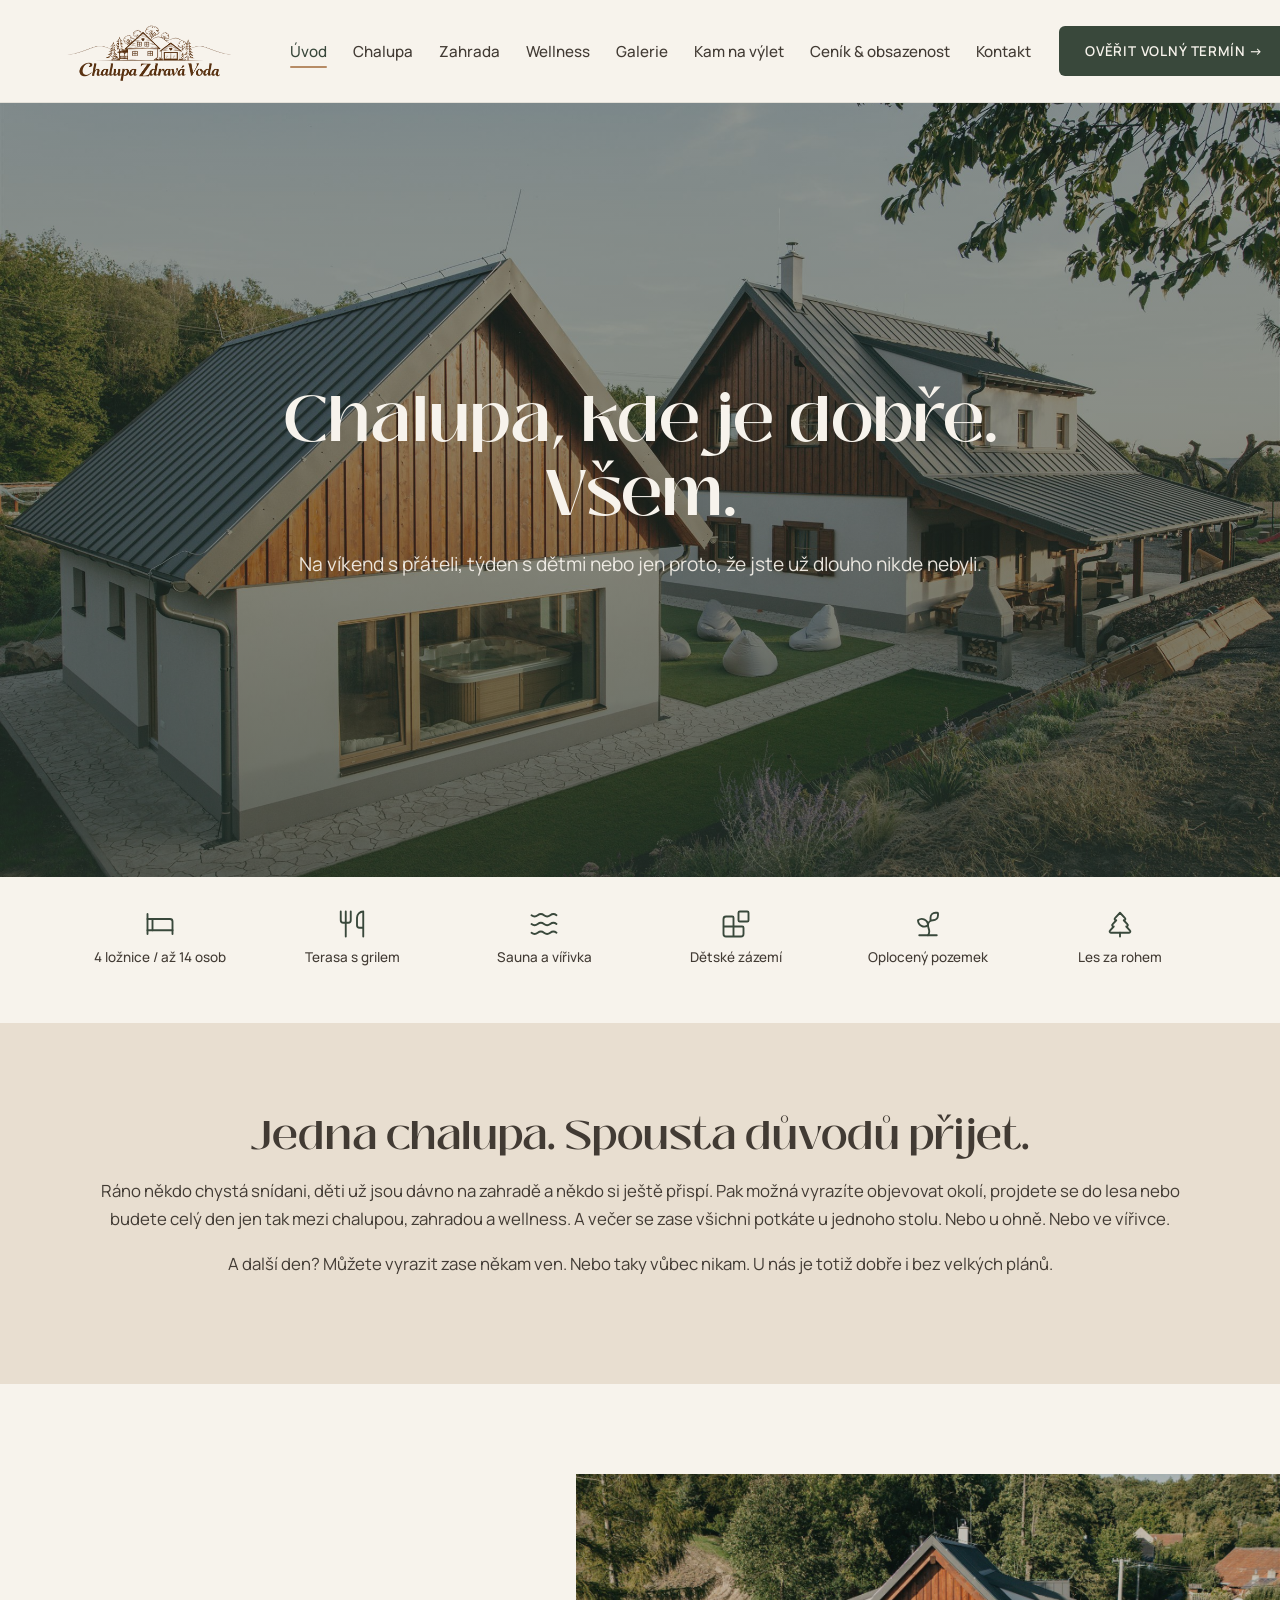
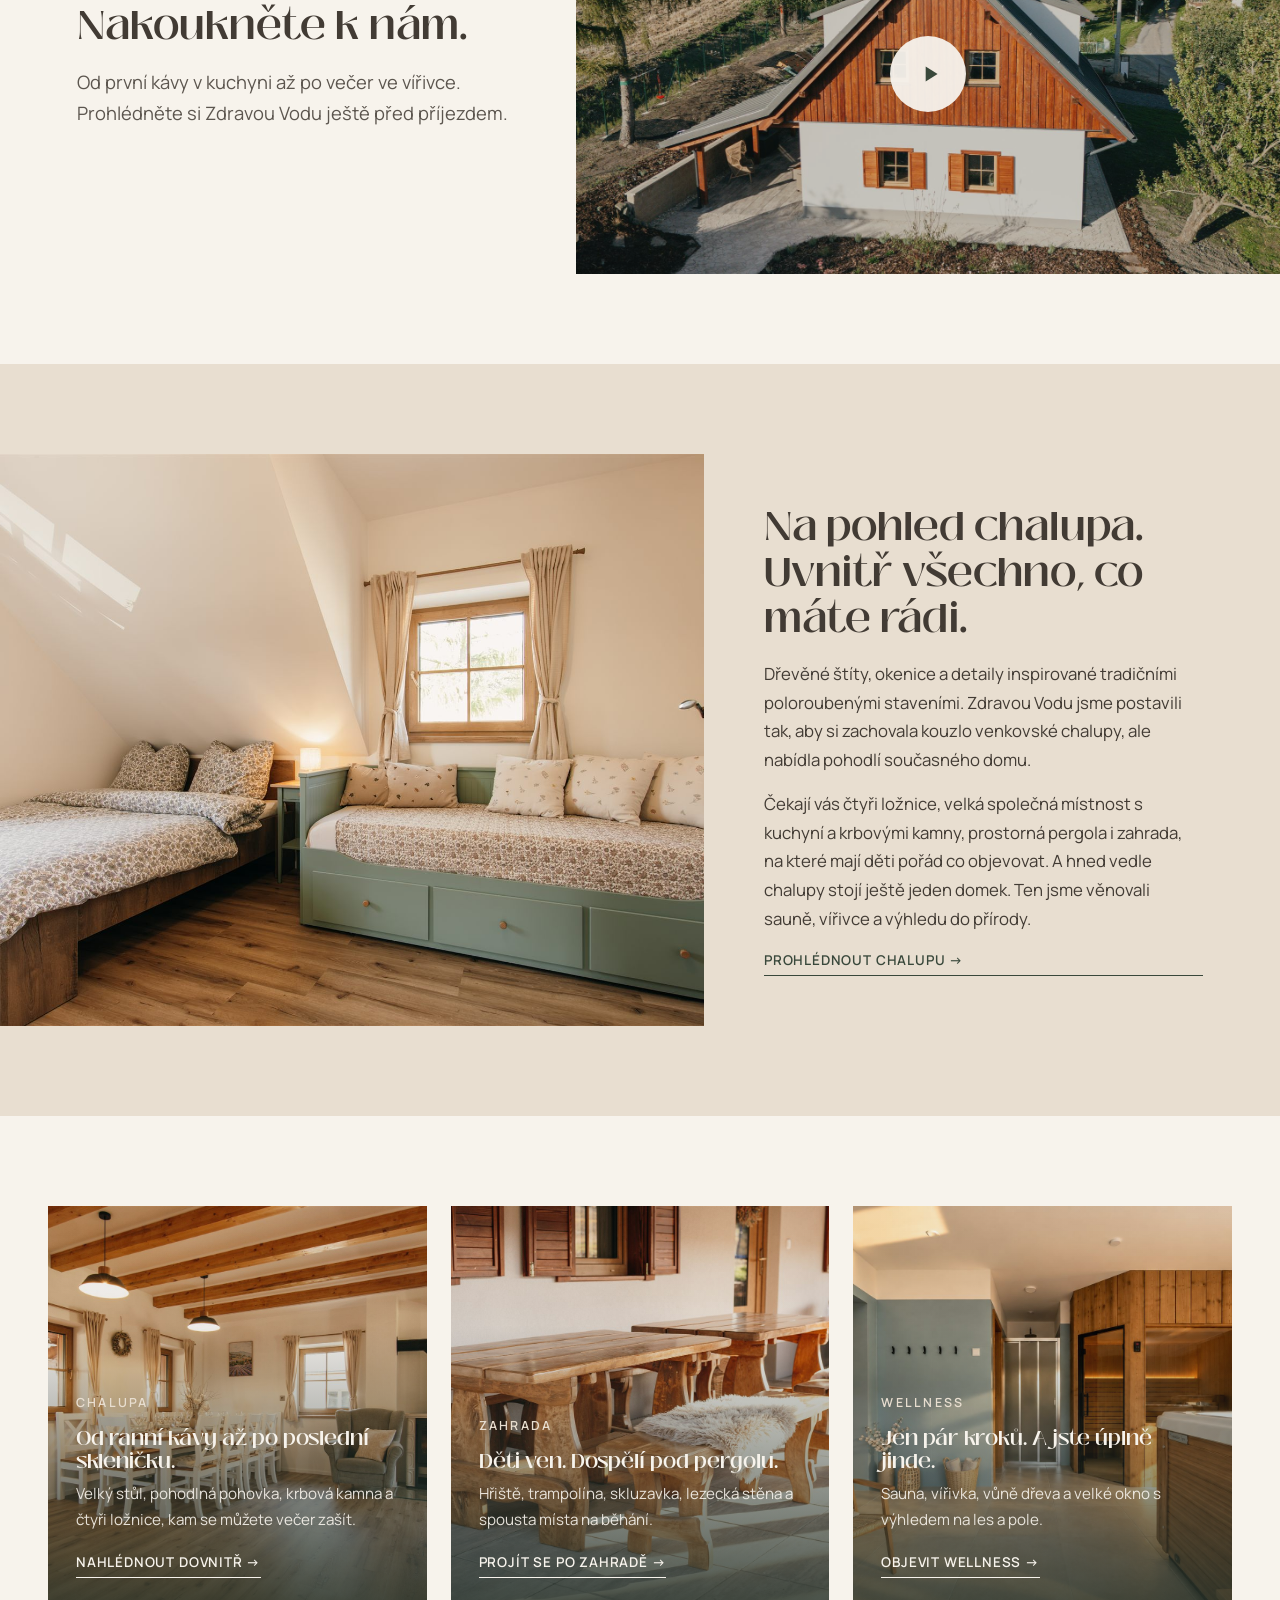
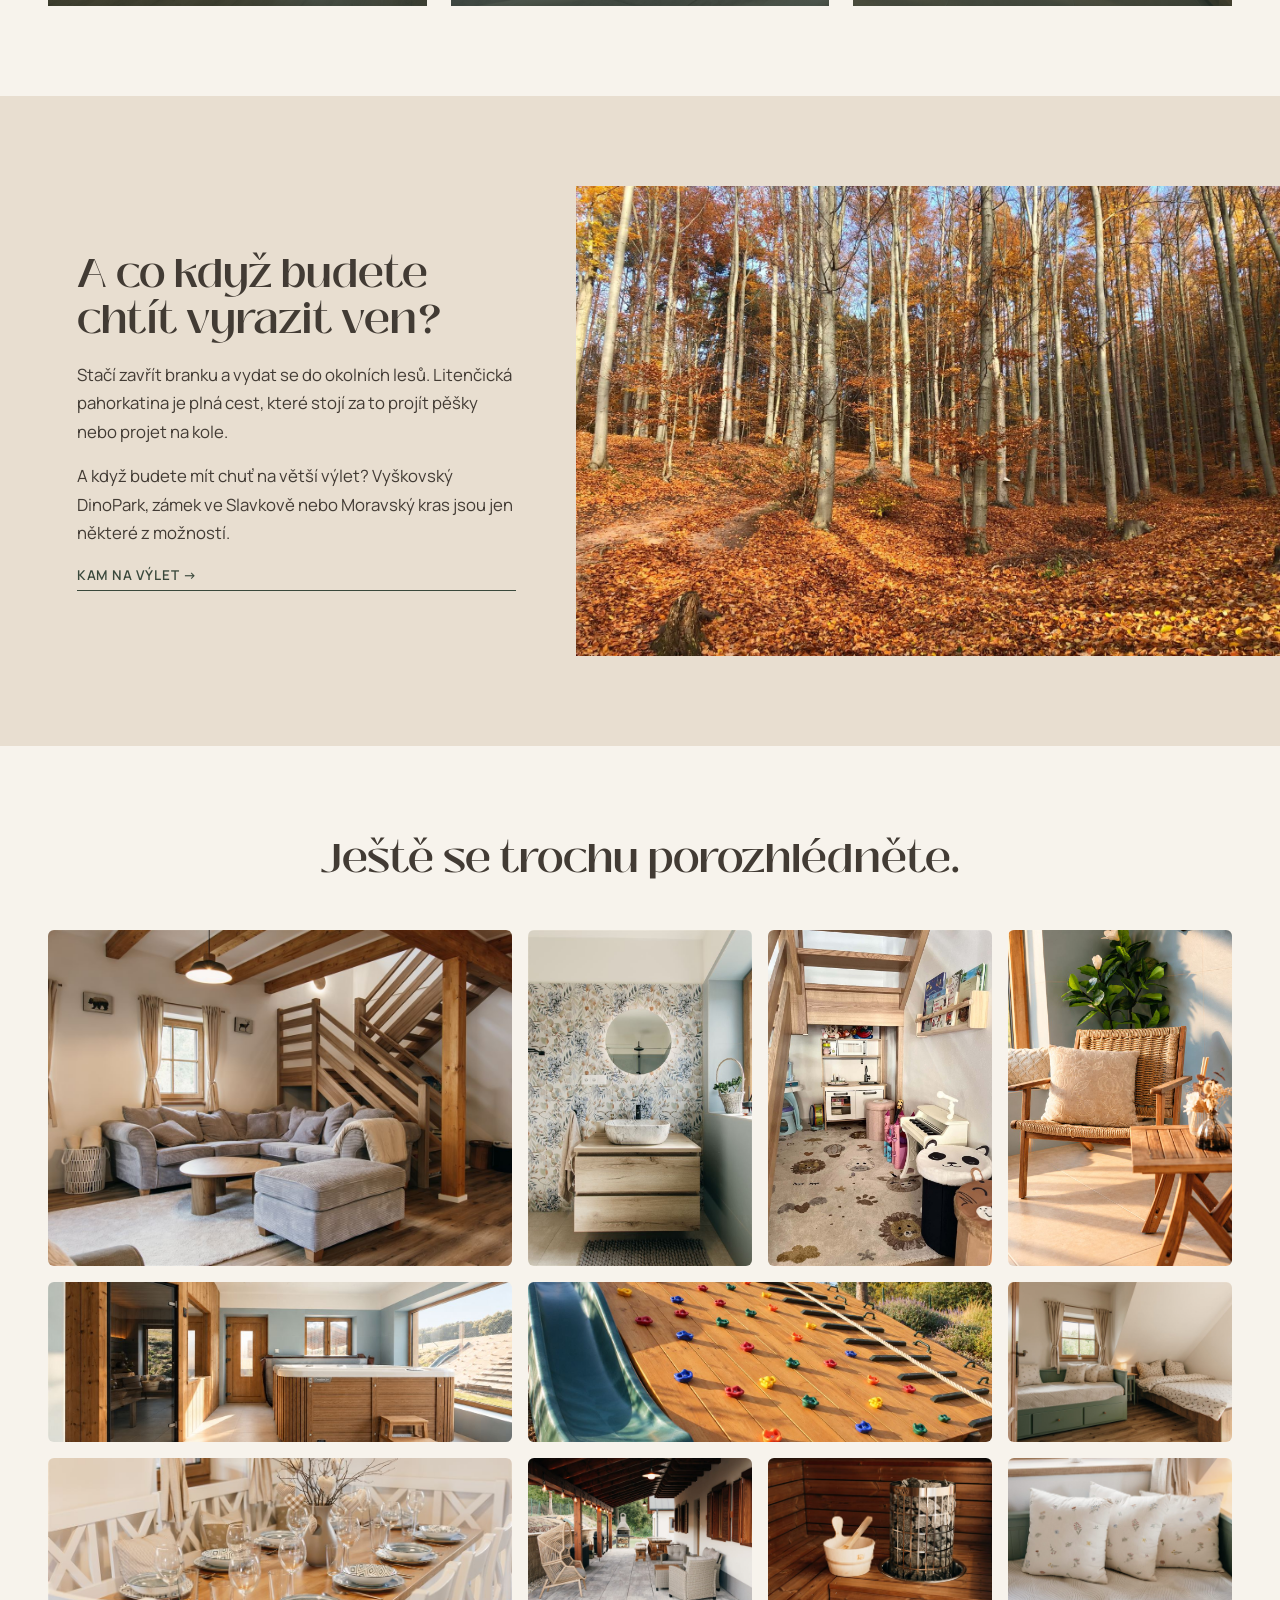
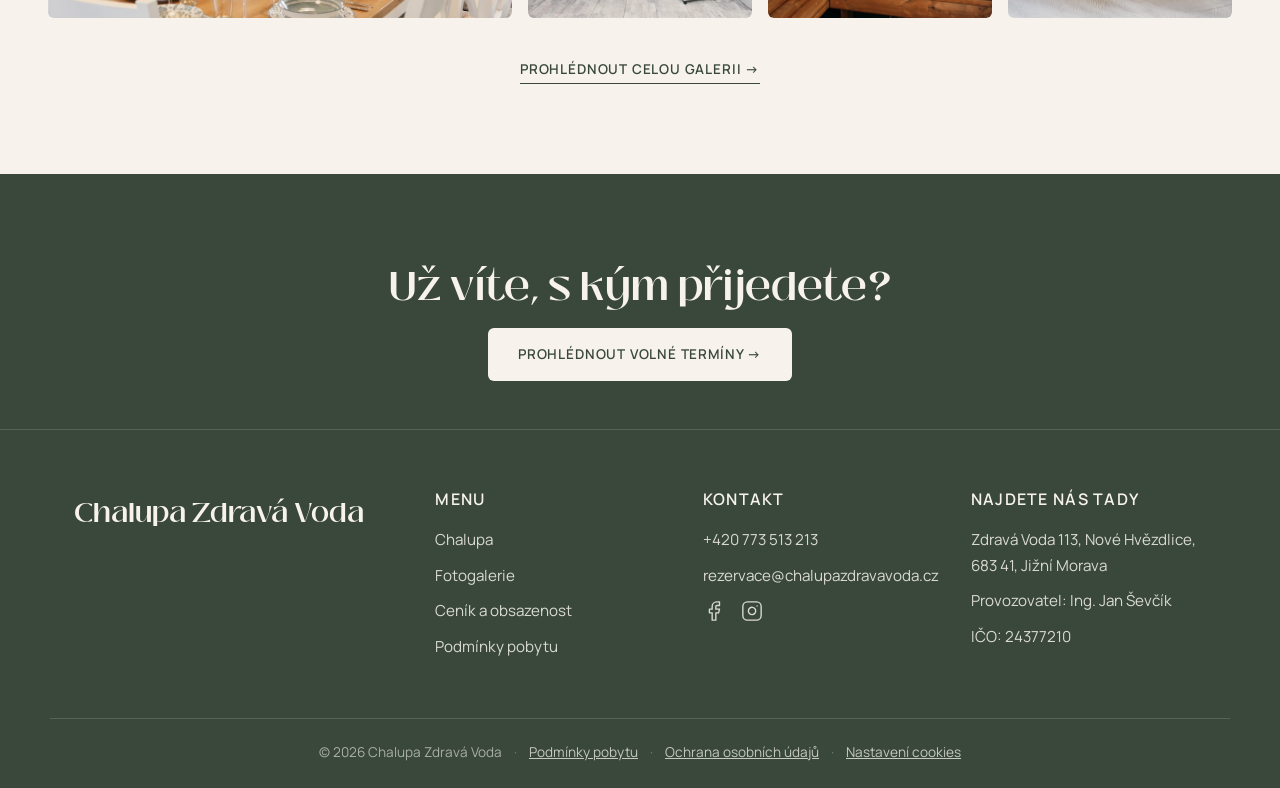
<file: index.html>
<!DOCTYPE html>
<html lang="cs">
<head>
<meta charset="UTF-8">
<meta name="viewport" content="width=device-width, initial-scale=1.0">
<title>Chalupa Zdravá Voda</title>
<meta name="description" content="Chalupa Zdravá Voda – jedna chalupa, čtyři ložnice, les za rohem a sauna s vířivkou o pár kroků vedle.">
<meta name="google-site-verification" content="xQUnNeFlpFoQftNLmkWlKv7zv6dGM9PQK4JJM_2FUHM" />
<link rel="icon" type="image/png" sizes="32x32" href="assets/img/favicon-32.png">
<link rel="apple-touch-icon" href="assets/img/favicon-180.png">
<meta property="og:type" content="website">
<meta property="og:title" content="Chalupa Zdravá Voda">
<meta property="og:description" content="Jedna chalupa, čtyři ložnice, les za rohem a sauna s vířivkou o pár kroků vedle.">
<meta property="og:image" content="https://chalupazdravavoda.cz/assets/img/og-image.jpg">
<meta property="og:url" content="https://chalupazdravavoda.cz/">
<link rel="preconnect" href="https://fonts.googleapis.com">
<link rel="preconnect" href="https://fonts.gstatic.com" crossorigin>
<link href="https://fonts.googleapis.com/css2?family=Manrope:wght@400;500;600;700;800&display=swap" rel="stylesheet">
<link rel="stylesheet" href="assets/css/style.css">
</head>
<body>

<header class="site-header">
    <div class="container">
        <a href="/" class="logo">
            <img src="assets/img/logo-wide.png" alt="Chalupa Zdravá Voda">
        </a>

        <button class="nav-toggle" id="navToggle" aria-label="Otevřít menu">&#9776;</button>

        <div class="header-right" id="headerRight">
            <nav class="main-nav">
                <ul>
                    <li><a href="/" class="active">Úvod</a></li>
                    <li><a href="chalupa">Chalupa</a></li>
                    <li><a href="zahrada">Zahrada</a></li>
                    <li><a href="wellness">Wellness</a></li>
                    <li><a href="galerie">Galerie</a></li>
                    <li><a href="kam-na-vylet">Kam na výlet</a></li>
                    <li><a href="cenik-a-obsazenost">Ceník &amp; obsazenost</a></li>
                    <li><a href="kontakt">Kontakt</a></li>
                </ul>
            </nav>
            <div class="header-cta">
                <a href="cenik-a-obsazenost" class="btn btn-primary">Ověřit volný termín →</a>
            </div>
        </div>
    </div>
</header>

<!-- SEKCE 1 – HERO -->
<section class="hero" style="background-image: url('assets/img/hero.jpg');">
    <div class="container">
        <h1>Chalupa, kde je dobře. Všem.</h1>
        <p class="lead">Na víkend s přáteli, týden s dětmi nebo jen proto, že jste už dlouho nikde nebyli.</p>
    </div>
</section>

<!-- SEKCE 2 – INFOGRAFIKA -->
<section class="icons-section">
    <div class="container">
        <div class="icon-row">
            <div class="icon-item">
                <svg xmlns="http://www.w3.org/2000/svg" viewBox="0 0 24 24" fill="none" stroke-linecap="round" stroke-linejoin="round"><path d="M2 4v16" /><path d="M2 8h18a2 2 0 0 1 2 2v10" /><path d="M2 17h20" /><path d="M6 8v9" /></svg>
                <p>4 ložnice / až 14 osob</p>
            </div>
            <div class="icon-item">
                <svg xmlns="http://www.w3.org/2000/svg" viewBox="0 0 24 24" fill="none" stroke-linecap="round" stroke-linejoin="round"><path d="M3 2v7c0 1.1.9 2 2 2h4a2 2 0 0 0 2-2V2" /><path d="M7 2v20" /><path d="M21 15V2a5 5 0 0 0-5 5v6c0 1.1.9 2 2 2h3Zm0 0v7" /></svg>
                <p>Terasa s grilem</p>
            </div>
            <div class="icon-item">
                <svg xmlns="http://www.w3.org/2000/svg" viewBox="0 0 24 24" fill="none" stroke-linecap="round" stroke-linejoin="round"><path d="M2 12q2.5 2 5 0t5 0 5 0 5 0" /><path d="M2 19q2.5 2 5 0t5 0 5 0 5 0" /><path d="M2 5q2.5 2 5 0t5 0 5 0 5 0" /></svg>
                <p>Sauna a vířivka</p>
            </div>
            <div class="icon-item">
                <svg xmlns="http://www.w3.org/2000/svg" viewBox="0 0 24 24" fill="none" stroke-linecap="round" stroke-linejoin="round"><path d="M10 22V7a1 1 0 0 0-1-1H4a2 2 0 0 0-2 2v12a2 2 0 0 0 2 2h12a2 2 0 0 0 2-2v-5a1 1 0 0 0-1-1H2" /><rect x="14" y="2" width="8" height="8" rx="1" /></svg>
                <p>Dětské zázemí</p>
            </div>
            <div class="icon-item">
                <svg xmlns="http://www.w3.org/2000/svg" viewBox="0 0 24 24" fill="none" stroke-linecap="round" stroke-linejoin="round"><path d="M14 9.536V7a4 4 0 0 1 4-4h1.5a.5.5 0 0 1 .5.5V5a4 4 0 0 1-4 4 4 4 0 0 0-4 4c0 2 1 3 1 5a5 5 0 0 1-1 3" /><path d="M4 9a5 5 0 0 1 8 4 5 5 0 0 1-8-4" /><path d="M5 21h14" /></svg>
                <p>Oplocený pozemek</p>
            </div>
            <div class="icon-item">
                <svg xmlns="http://www.w3.org/2000/svg" viewBox="0 0 24 24" fill="none" stroke-linecap="round" stroke-linejoin="round"><path d="m17 14 3 3.3a1 1 0 0 1-.7 1.7H4.7a1 1 0 0 1-.7-1.7L7 14h-.3a1 1 0 0 1-.7-1.7L9 9h-.2A1 1 0 0 1 8 7.3L12 3l4 4.3a1 1 0 0 1-.8 1.7H15l3 3.3a1 1 0 0 1-.7 1.7H17Z" /><path d="M12 22v-3" /></svg>
                <p>Les za rohem</p>
            </div>
        </div>
    </div>
</section>

<!-- SEKCE 3 – ÚVODNÍ TEXT -->
<section class="alt">
    <div class="container">
        <div class="text-only wide">
            <h2 class="one-line-heading">Jedna chalupa. Spousta důvodů přijet.</h2>
            <p>Ráno někdo chystá snídani, děti už jsou dávno na zahradě a někdo si ještě přispí. Pak možná vyrazíte objevovat okolí, projdete se do lesa nebo budete celý den jen tak mezi chalupou, zahradou a wellness. A večer se zase všichni potkáte u jednoho stolu. Nebo u ohně. Nebo ve vířivce.</p>
            <p class="nowrap-text">A další den? Můžete vyrazit zase někam ven. Nebo taky vůbec nikam. U nás je totiž dobře i bez velkých plánů.</p>
        </div>
    </div>
</section>

<!-- SEKCE 4 – VIDEO -->
<section>
    <div class="bleed-split">
        <div class="bleed-text">
            <h2>Nakoukněte k nám.</h2>
            <p class="lead">Od první kávy v kuchyni až po večer ve vířivce. Prohlédněte si Zdravou Vodu ještě před příjezdem.</p>
        </div>
        <div class="bleed-media">
            <div class="video-embed" data-youtube-id="vAeQ0oNI9_U" style="background-image: url('assets/img/video-preview.jpg');">
                <button class="video-play-btn" aria-label="Přehrát video">
                    <svg xmlns="http://www.w3.org/2000/svg" viewBox="0 0 24 24"><path d="M8 5v14l11-7z" /></svg>
                </button>
            </div>
        </div>
    </div>
</section>

<!-- SEKCE 5 – O CHALUPĚ -->
<section class="alt">
    <div class="bleed-split media-left">
        <div class="bleed-media">
            <img src="assets/img/o-chalupe.jpg" alt="Ložnice v chalupě Zdravá Voda" style="object-position: center;">
        </div>
        <div class="bleed-text">
            <h2>Na pohled chalupa. Uvnitř všechno, co máte rádi.</h2>
            <p>Dřevěné štíty, okenice a detaily inspirované tradičními poloroubenými staveními. Zdravou Vodu jsme postavili tak, aby si zachovala kouzlo venkovské chalupy, ale nabídla pohodlí současného domu.</p>
            <p>Čekají vás čtyři ložnice, velká společná místnost s kuchyní a krbovými kamny, prostorná pergola i zahrada, na které mají děti pořád co objevovat. A hned vedle chalupy stojí ještě jeden domek. Ten jsme věnovali sauně, vířivce a výhledu do přírody.</p>
            <a href="galerie" class="btn btn-secondary">Prohlédnout chalupu →</a>
        </div>
    </div>
</section>

<!-- SEKCE 6 – TŘI ROZCESTNÍKY -->
<section>
    <div class="signposts-wrap">
        <div class="signpost-grid">
            <a href="chalupa" class="signpost" style="background-image: url('assets/img/rozcestnik-chalupa.jpg');">
                <div class="signpost-content">
                    <span class="eyebrow">Chalupa</span>
                    <h3>Od ranní kávy až po poslední skleničku.</h3>
                    <p>Velký stůl, pohodlná pohovka, krbová kamna a čtyři ložnice, kam se můžete večer zašít.</p>
                    <span class="btn btn-secondary">Nahlédnout dovnitř →</span>
                </div>
            </a>
            <a href="zahrada" class="signpost" style="background-image: url('assets/img/rozcestnik-zahrada.jpg');">
                <div class="signpost-content">
                    <span class="eyebrow">Zahrada</span>
                    <h3>Děti ven. Dospělí pod pergolu.</h3>
                    <p>Hřiště, trampolína, skluzavka, lezecká stěna a spousta místa na běhání.</p>
                    <span class="btn btn-secondary">Projít se po zahradě →</span>
                </div>
            </a>
            <a href="wellness" class="signpost" style="background-image: url('assets/img/rozcestnik-wellness.jpg');">
                <div class="signpost-content">
                    <span class="eyebrow">Wellness</span>
                    <h3>Jen pár kroků. A jste úplně jinde.</h3>
                    <p>Sauna, vířivka, vůně dřeva a velké okno s výhledem na les a pole.</p>
                    <span class="btn btn-secondary">Objevit wellness →</span>
                </div>
            </a>
        </div>
    </div>
</section>

<!-- SEKCE 7 – AKTIVITY V OKOLÍ -->
<section class="alt">
    <div class="bleed-split">
        <div class="bleed-text">
            <h2>A co když budete chtít vyrazit ven?</h2>
            <p>Stačí zavřít branku a vydat se do okolních lesů. Litenčická pahorkatina je plná cest, které stojí za to projít pěšky nebo projet na kole.</p>
            <p>A když budete mít chuť na větší výlet? Vyškovský DinoPark, zámek ve Slavkově nebo Moravský kras jsou jen některé z možností.</p>
            <a href="kam-na-vylet" class="btn btn-secondary">Kam na výlet →</a>
        </div>
        <div class="bleed-media">
            <img src="assets/img/okoli.jpg" alt="Podzimní les v okolí Litenčické pahorkatiny">
        </div>
    </div>
</section>

<!-- SEKCE 8 – FOTOGALERIE -->
<section>
    <div class="signposts-wrap">
        <div class="section-intro">
            <h2>Ještě se trochu porozhlédněte.</h2>
        </div>
        <div class="gallery-grid cols-5">
            <img class="g-big gp-1" src="assets/img/gallery/spolecna-mistnost.jpg" alt="Společná místnost">
            <img class="g-tall gp-2" src="assets/img/gallery/koupelna.jpg" alt="Koupelna">
            <img class="g-tall gp-3" src="assets/img/gallery/detsky-koutek.jpg" alt="Dětský koutek v chalupě">
            <img class="g-tall gp-4" src="assets/img/gallery/cteci-kout.jpg" alt="Čtecí koutek">
            <img class="g-wide gp-5" src="assets/img/gallery/wellness-vyhled.jpg" alt="Wellness s výhledem">
            <img class="g-wide gp-6" src="assets/img/gallery/detska-zahrada.jpg" alt="Dětské hřiště na zahradě">
            <img class="gp-7" src="assets/img/gallery/loznice.jpg" alt="Ložnice">
            <img class="g-wide gp-8" src="assets/img/gallery/prostreny-stul.jpg" alt="Prostřený stůl">
            <img class="gp-9" src="assets/img/gallery/pergola-terasa.jpg" alt="Zastřešená terasa s posezením">
            <img class="gp-10" src="assets/img/gallery/detail-sauna.jpg" alt="Detail sauny">
            <img class="gp-11" src="assets/img/gallery/detail-polstare.jpg" alt="Detail polštářů">
        </div>
        <div class="gallery-cta">
            <a href="galerie" class="btn btn-secondary">Prohlédnout celou galerii →</a>
        </div>
    </div>
</section>

<!-- SEKCE 9 – ZÁVĚREČNÁ SEKCE -->
<section class="dark">
    <div class="container">
        <div class="text-only">
            <h2>Už víte, s kým přijedete?</h2>
            <a href="cenik-a-obsazenost" class="btn btn-cream">Prohlédnout volné termíny →</a>
        </div>
    </div>
</section>

<footer class="site-footer">
    <div class="container">
        <div class="footer-brand">
            <p class="footer-wordmark">Chalupa Zdravá Voda</p>
        </div>
        <div>
            <h3>Menu</h3>
            <ul>
                <li><a href="chalupa">Chalupa</a></li>
                <li><a href="galerie">Fotogalerie</a></li>
                <li><a href="cenik-a-obsazenost">Ceník a obsazenost</a></li>
                <li><a href="podminky-pobytu">Podmínky pobytu</a></li>
            </ul>
        </div>
        <div>
            <h3>Kontakt</h3>
            <ul>
                <li><a href="tel:+420773513213">+420 773 513 213</a></li>
                <li><a href="mailto:rezervace@chalupazdravavoda.cz">rezervace@chalupazdravavoda.cz</a></li>
            </ul>
            <div class="social-icons">
                <a href="https://www.facebook.com/people/Chalupa-Zdrav%C3%A1-Voda/61594875795690/" target="_blank" rel="noopener" aria-label="Facebook"><svg xmlns="http://www.w3.org/2000/svg" viewBox="0 0 24 24" fill="none" stroke-linecap="round" stroke-linejoin="round"><path d="M18 2h-3a5 5 0 0 0-5 5v3H7v4h3v8h4v-8h3l1-4h-4V7a1 1 0 0 1 1-1h3z" /></svg></a>
                <a href="https://www.instagram.com/chalupazdravavoda/" target="_blank" rel="noopener" aria-label="Instagram"><svg xmlns="http://www.w3.org/2000/svg" viewBox="0 0 24 24" fill="none" stroke-linecap="round" stroke-linejoin="round"><rect width="20" height="20" x="2" y="2" rx="5" ry="5" /><path d="M16 11.37A4 4 0 1 1 12.63 8 4 4 0 0 1 16 11.37z" /><line x1="17.5" x2="17.51" y1="6.5" y2="6.5" /></svg></a>
            </div>
        </div>
        <div>
            <h3>Najdete nás tady</h3>
            <ul>
                <li>Zdravá Voda 113, Nové Hvězdlice, 683 41, Jižní Morava</li>
                <li>Provozovatel: Ing. Jan Ševčík</li>
                <li>IČO: 24377210</li>
            </ul>
        </div>
    </div>
    <div class="footer-bottom">
        <div class="footer-legal">
            <span>&copy; 2026 Chalupa Zdravá Voda</span>
            <span class="sep">·</span><a href="podminky-pobytu">Podmínky pobytu</a>
            <span class="sep">·</span><a href="ochrana-osobnich-udaju">Ochrana osobních údajů</a>
            <span class="sep">·</span><a href="cookies">Nastavení cookies</a>
        </div>
    </div>
</footer>

<script src="assets/js/main.js"></script>
</body>
</html>
</file>
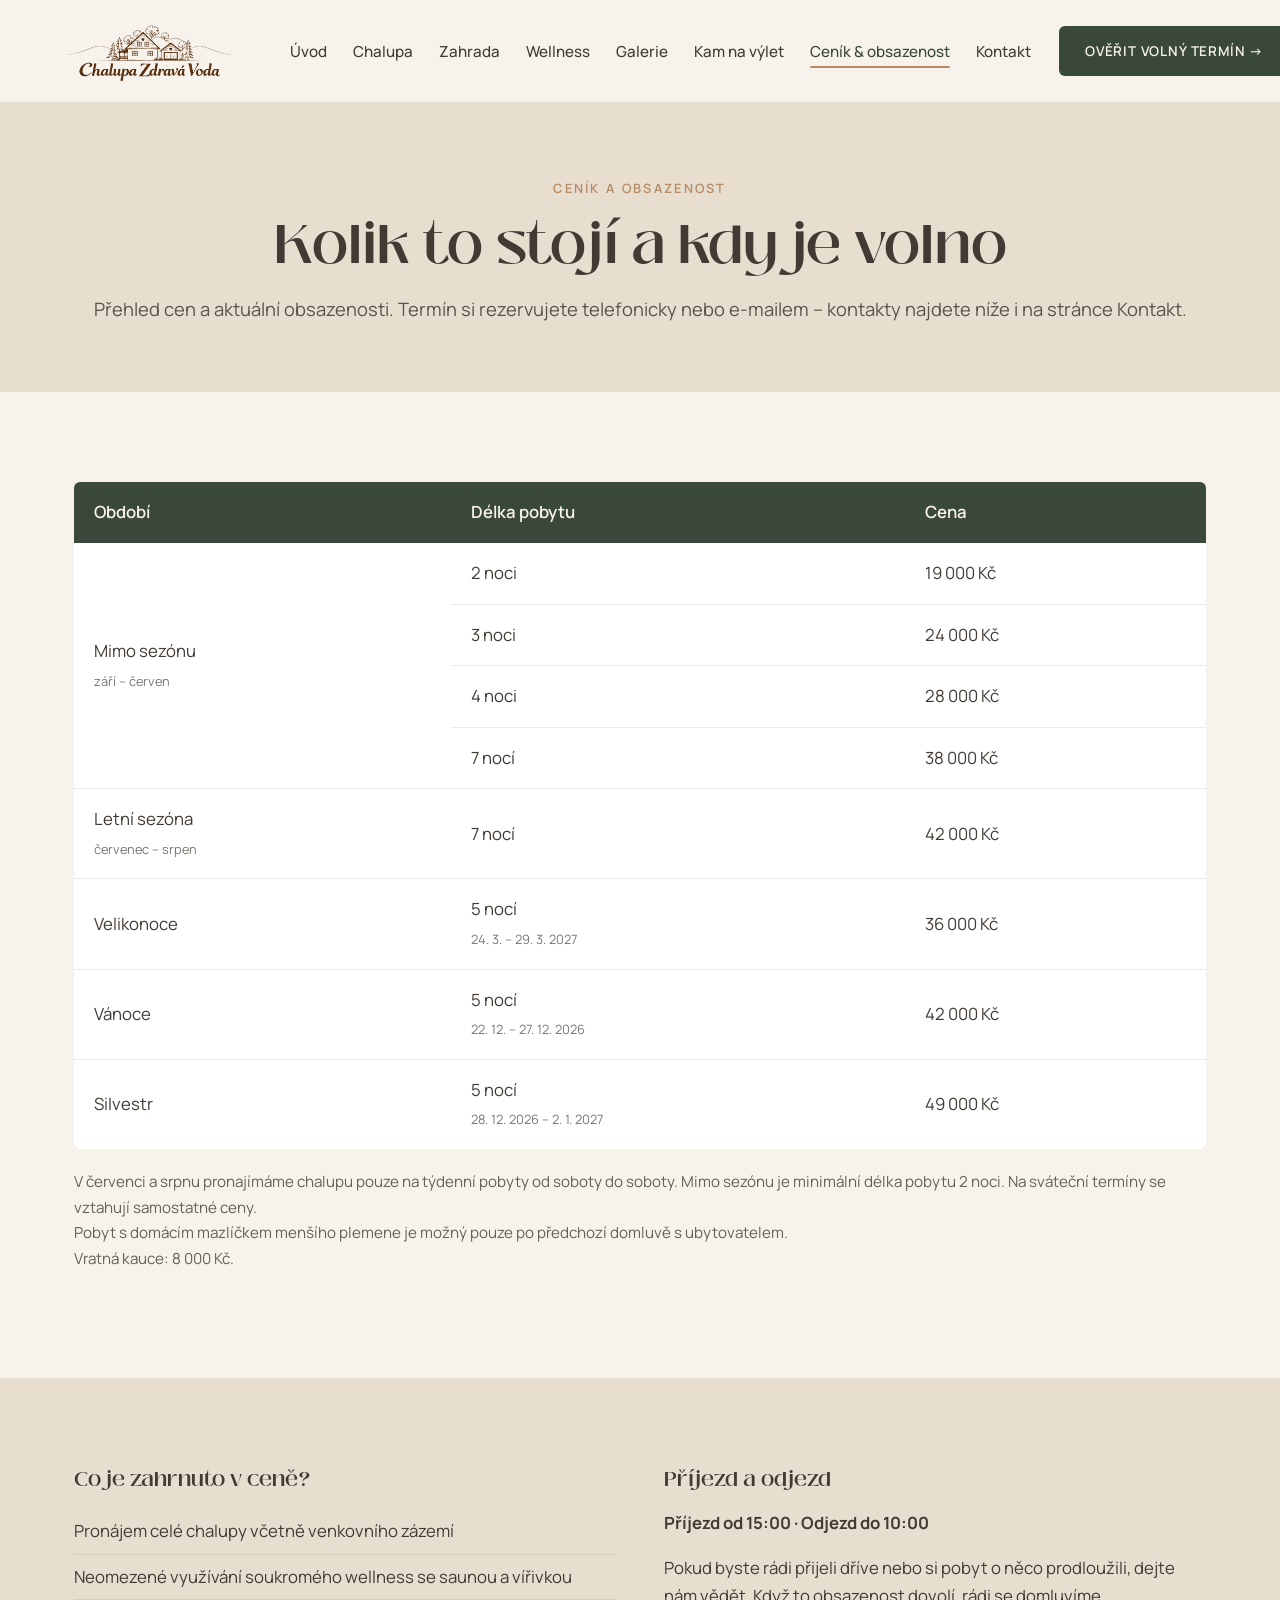
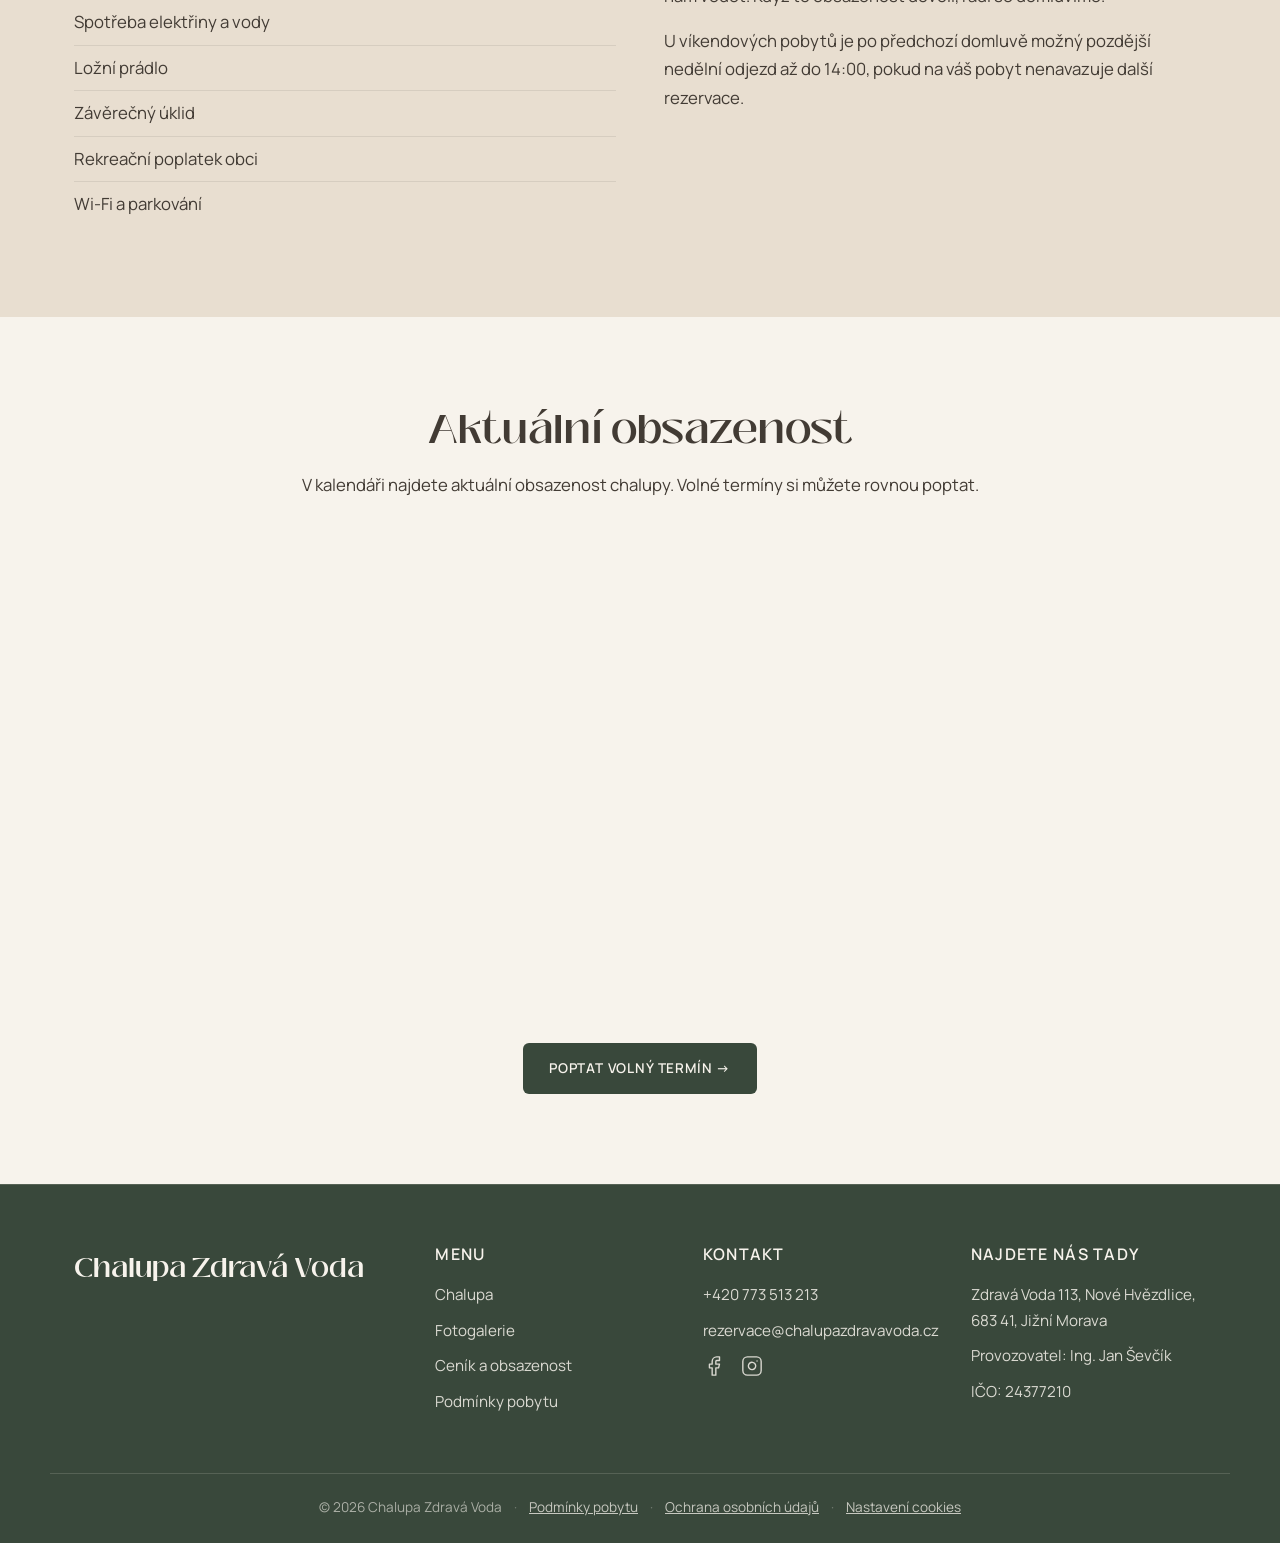
<file: cenik-a-obsazenost.html>
<!DOCTYPE html>
<html lang="cs">
<head>
<meta charset="UTF-8">
<meta name="viewport" content="width=device-width, initial-scale=1.0">
<title>Ceník a obsazenost – Chalupa Zdravá Voda</title>
<meta name="description" content="Chalupa Zdravá Voda – ceník pobytů podle sezóny a aktuální kalendář obsazenosti.">
<link rel="icon" type="image/png" sizes="32x32" href="assets/img/favicon-32.png">
<link rel="apple-touch-icon" href="assets/img/favicon-180.png">
<meta property="og:type" content="website">
<meta property="og:title" content="Ceník a obsazenost – Chalupa Zdravá Voda">
<meta property="og:description" content="Ceník pobytů podle sezóny a aktuální kalendář obsazenosti.">
<meta property="og:image" content="https://chalupazdravavoda.cz/assets/img/og-image.jpg">
<meta property="og:url" content="https://chalupazdravavoda.cz/cenik-a-obsazenost">
<link rel="preconnect" href="https://fonts.googleapis.com">
<link rel="preconnect" href="https://fonts.gstatic.com" crossorigin>
<link href="https://fonts.googleapis.com/css2?family=Manrope:wght@400;500;600;700;800&display=swap" rel="stylesheet">
<link rel="stylesheet" href="assets/css/style.css">
</head>
<body>

<header class="site-header">
    <div class="container">
        <a href="/" class="logo">
            <img src="assets/img/logo-wide.png" alt="Chalupa Zdravá Voda">
        </a>
        <button class="nav-toggle" id="navToggle" aria-label="Otevřít menu">&#9776;</button>
        <div class="header-right" id="headerRight">
            <nav class="main-nav">
                <ul>
                    <li><a href="/">Úvod</a></li>
                    <li><a href="chalupa">Chalupa</a></li>
                    <li><a href="zahrada">Zahrada</a></li>
                    <li><a href="wellness">Wellness</a></li>
                    <li><a href="galerie">Galerie</a></li>
                    <li><a href="kam-na-vylet">Kam na výlet</a></li>
                    <li><a href="cenik-a-obsazenost" class="active">Ceník &amp; obsazenost</a></li>
                    <li><a href="kontakt">Kontakt</a></li>
                </ul>
            </nav>
            <div class="header-cta">
                <a href="cenik-a-obsazenost" class="btn btn-primary">Ověřit volný termín →</a>
            </div>
        </div>
    </div>
</header>

<section class="page-hero slightly-compact">
    <div class="container">
        <span class="subtitle">Ceník a obsazenost</span>
        <h1>Kolik to stojí a kdy je volno</h1>
        <p class="lead">Přehled cen a aktuální obsazenosti. Termín si rezervujete telefonicky nebo e-mailem – kontakty najdete níže i na stránce Kontakt.</p>
    </div>
</section>

<section>
    <div class="container">
        <div class="table-scroll">
            <table class="price-table">
                <thead>
                    <tr>
                        <th>Období</th>
                        <th>Délka pobytu</th>
                        <th>Cena</th>
                    </tr>
                </thead>
                <tbody>
                    <tr>
                        <td rowspan="4">Mimo sezónu<br><span class="price-sub">září – červen</span></td>
                        <td>2 noci</td>
                        <td>19 000 Kč</td>
                    </tr>
                    <tr>
                        <td>3 noci</td>
                        <td>24 000 Kč</td>
                    </tr>
                    <tr>
                        <td>4 noci</td>
                        <td>28 000 Kč</td>
                    </tr>
                    <tr>
                        <td>7 nocí</td>
                        <td>38 000 Kč</td>
                    </tr>
                    <tr>
                        <td>Letní sezóna<br><span class="price-sub">červenec – srpen</span></td>
                        <td>7 nocí</td>
                        <td>42 000 Kč</td>
                    </tr>
                    <tr>
                        <td>Velikonoce</td>
                        <td>5 nocí<br><span class="price-sub">24. 3. – 29. 3. 2027</span></td>
                        <td>36 000 Kč</td>
                    </tr>
                    <tr>
                        <td>Vánoce</td>
                        <td>5 nocí<br><span class="price-sub">22. 12. – 27. 12. 2026</span></td>
                        <td>42 000 Kč</td>
                    </tr>
                    <tr>
                        <td>Silvestr</td>
                        <td>5 nocí<br><span class="price-sub">28. 12. 2026 – 2. 1. 2027</span></td>
                        <td>49 000 Kč</td>
                    </tr>
                </tbody>
            </table>
        </div>
        <p class="price-note">V červenci a srpnu pronajímáme chalupu pouze na týdenní pobyty od soboty do soboty. Mimo sezónu je minimální délka pobytu 2 noci. Na sváteční termíny se vztahují samostatné ceny.<br>Pobyt s domácím mazlíčkem menšího plemene je možný pouze po předchozí domluvě s ubytovatelem.<br>Vratná kauce: 8 000 Kč.</p>
    </div>
</section>

<section class="alt">
    <div class="container">
        <div class="two-col">
            <div>
                <h3>Co je zahrnuto v ceně?</h3>
                <ul class="included-list">
                    <li>Pronájem celé chalupy včetně venkovního zázemí</li>
                    <li>Neomezené využívání soukromého wellness se saunou a vířivkou</li>
                    <li>Spotřeba elektřiny a vody</li>
                    <li>Ložní prádlo</li>
                    <li>Závěrečný úklid</li>
                    <li>Rekreační poplatek obci</li>
                    <li>Wi-Fi a parkování</li>
                </ul>
            </div>
            <div>
                <h3>Příjezd a odjezd</h3>
                <p><strong>Příjezd od 15:00 · Odjezd do 10:00</strong></p>
                <p>Pokud byste rádi přijeli dříve nebo si pobyt o něco prodloužili, dejte nám vědět. Když to obsazenost dovolí, rádi se domluvíme.</p>
                <p>U víkendových pobytů je po předchozí domluvě možný pozdější nedělní odjezd až do 14:00, pokud na váš pobyt nenavazuje další rezervace.</p>
            </div>
        </div>
    </div>
</section>

<section>
    <div class="container">
        <div class="section-intro wide">
            <h2>Aktuální obsazenost</h2>
            <p>V kalendáři najdete aktuální obsazenost chalupy. Volné termíny si můžete rovnou poptat.</p>
        </div>

        <script src="https://obsazenost.e-chalupy.cz/resize.js"></script>
        <iframe src="https://obsazenost.e-chalupy.cz/kalendar.php?id=24193&pocetMesicu=12&velikost=4&legenda=ano&vybraneMesice=&naStred=ano&ctvrtleti=ne&stin=ne&jazyk=cz&jednotky=ano&idJednotky=0&vypisJednotky=ne&souhrnny=&pozadi=f7f3ec&kalendarText=423b34&kalendarPozadi=f7f3ec&ramecek=b68b65&mesicText=f7f3ec&mesicPozadi=b68b65&dnyText=39483b&dnyPozadia=ffffff&obsazenoText=f7f3ec&obsazenoPozadi=a8543f&volnoText=f7f3ec&volnoPozadi=5f7a4f&castecneText=222222&castecnePozadi=489ce0&neaktivniDnyText=c4bfb8&neaktivniDnyPozadi=ffffff&legendaText=423b34&fontFamily=Manrope&extCss=" height="460px" width="100%" frameborder="0" id="echalupy-kalendar"></iframe>

        <div class="gallery-cta">
            <a href="kontakt" class="btn btn-primary">Poptat volný termín →</a>
        </div>
    </div>
</section>

<footer class="site-footer">
    <div class="container">
        <div class="footer-brand">
            <p class="footer-wordmark">Chalupa Zdravá Voda</p>
        </div>
        <div>
            <h3>Menu</h3>
            <ul>
                <li><a href="chalupa">Chalupa</a></li>
                <li><a href="galerie">Fotogalerie</a></li>
                <li><a href="cenik-a-obsazenost">Ceník a obsazenost</a></li>
                <li><a href="podminky-pobytu">Podmínky pobytu</a></li>
            </ul>
        </div>
        <div>
            <h3>Kontakt</h3>
            <ul>
                <li><a href="tel:+420773513213">+420 773 513 213</a></li>
                <li><a href="mailto:rezervace@chalupazdravavoda.cz">rezervace@chalupazdravavoda.cz</a></li>
            </ul>
            <div class="social-icons">
                <a href="https://www.facebook.com/people/Chalupa-Zdrav%C3%A1-Voda/61594875795690/" target="_blank" rel="noopener" aria-label="Facebook"><svg xmlns="http://www.w3.org/2000/svg" viewBox="0 0 24 24" fill="none" stroke-linecap="round" stroke-linejoin="round"><path d="M18 2h-3a5 5 0 0 0-5 5v3H7v4h3v8h4v-8h3l1-4h-4V7a1 1 0 0 1 1-1h3z" /></svg></a>
                <a href="https://www.instagram.com/chalupazdravavoda/" target="_blank" rel="noopener" aria-label="Instagram"><svg xmlns="http://www.w3.org/2000/svg" viewBox="0 0 24 24" fill="none" stroke-linecap="round" stroke-linejoin="round"><rect width="20" height="20" x="2" y="2" rx="5" ry="5" /><path d="M16 11.37A4 4 0 1 1 12.63 8 4 4 0 0 1 16 11.37z" /><line x1="17.5" x2="17.51" y1="6.5" y2="6.5" /></svg></a>
            </div>
        </div>
        <div>
            <h3>Najdete nás tady</h3>
            <ul>
                <li>Zdravá Voda 113, Nové Hvězdlice, 683 41, Jižní Morava</li>
                <li>Provozovatel: Ing. Jan Ševčík</li>
                <li>IČO: 24377210</li>
            </ul>
        </div>
    </div>
    <div class="footer-bottom">
        <div class="footer-legal">
            <span>&copy; 2026 Chalupa Zdravá Voda</span>
            <span class="sep">·</span><a href="podminky-pobytu">Podmínky pobytu</a>
            <span class="sep">·</span><a href="ochrana-osobnich-udaju">Ochrana osobních údajů</a>
            <span class="sep">·</span><a href="cookies">Nastavení cookies</a>
        </div>
    </div>
</footer>

<script src="assets/js/main.js"></script>
</body>
</html>
</file>
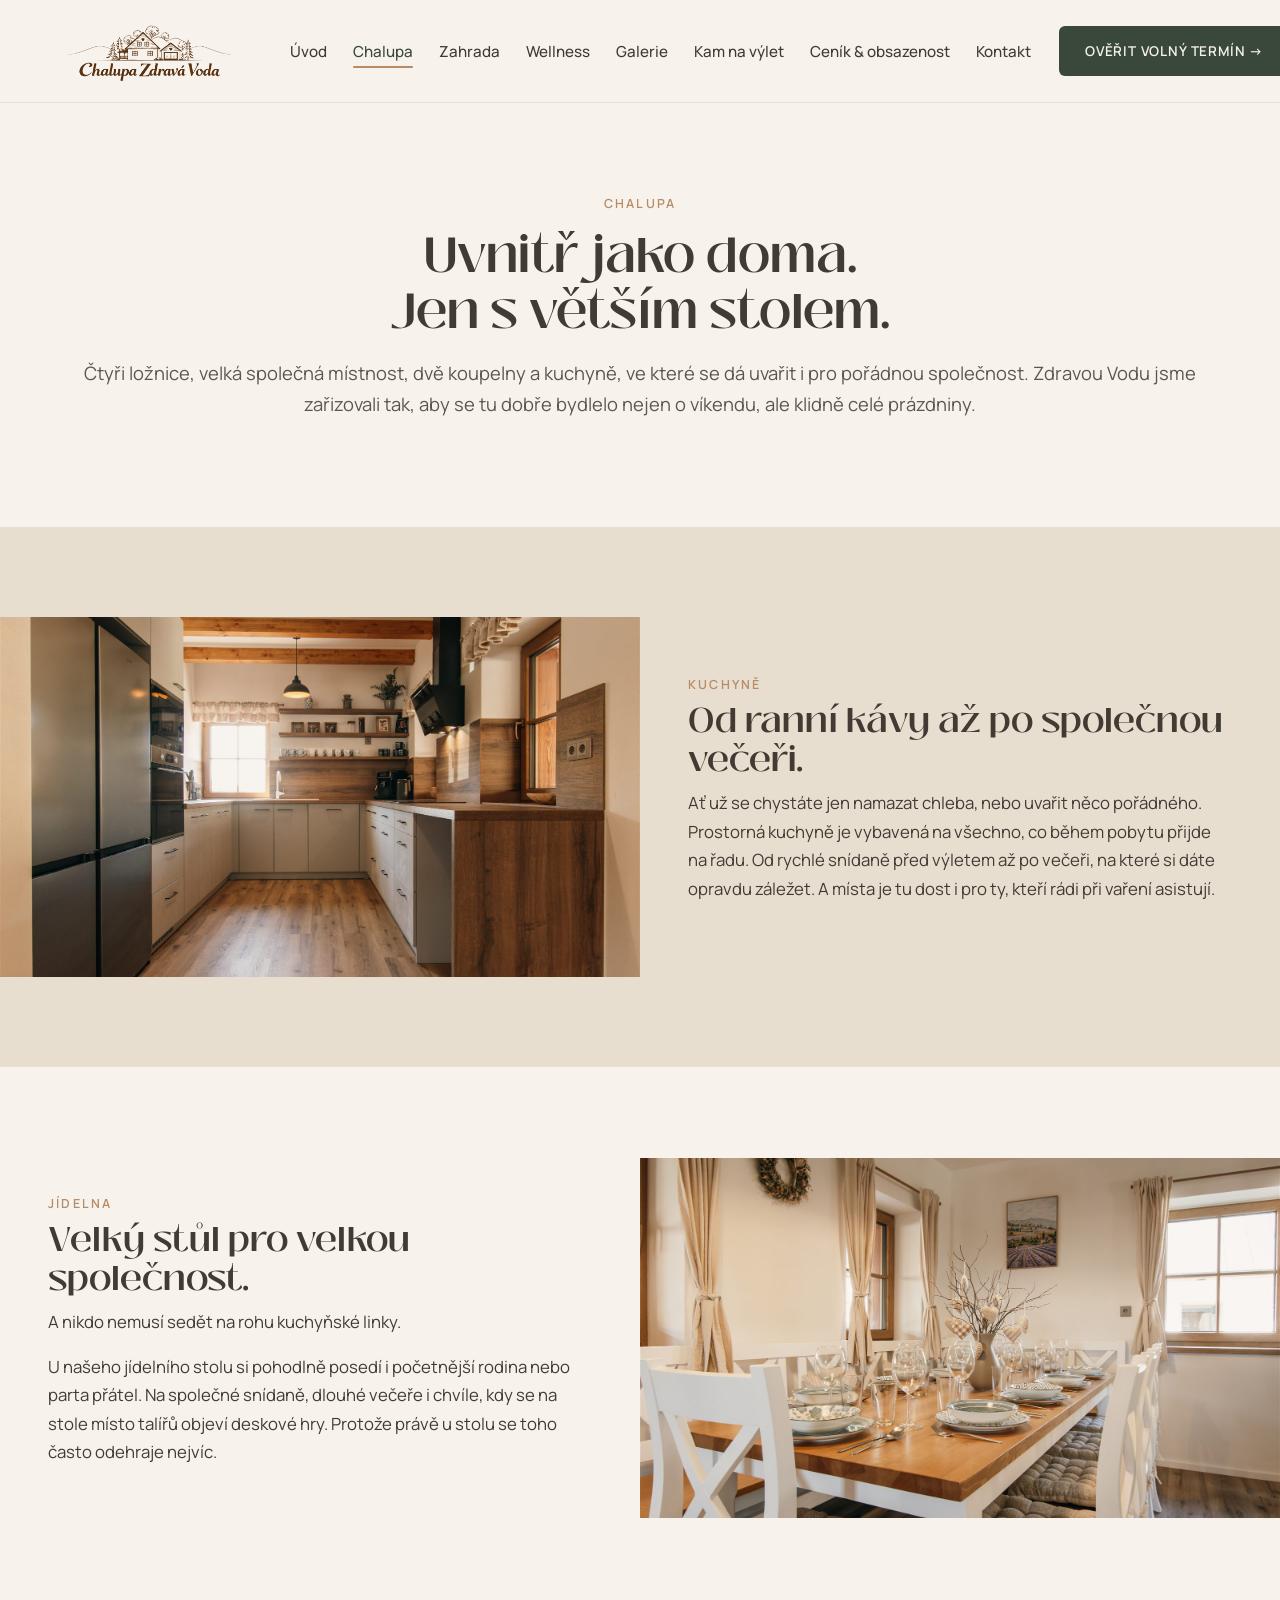
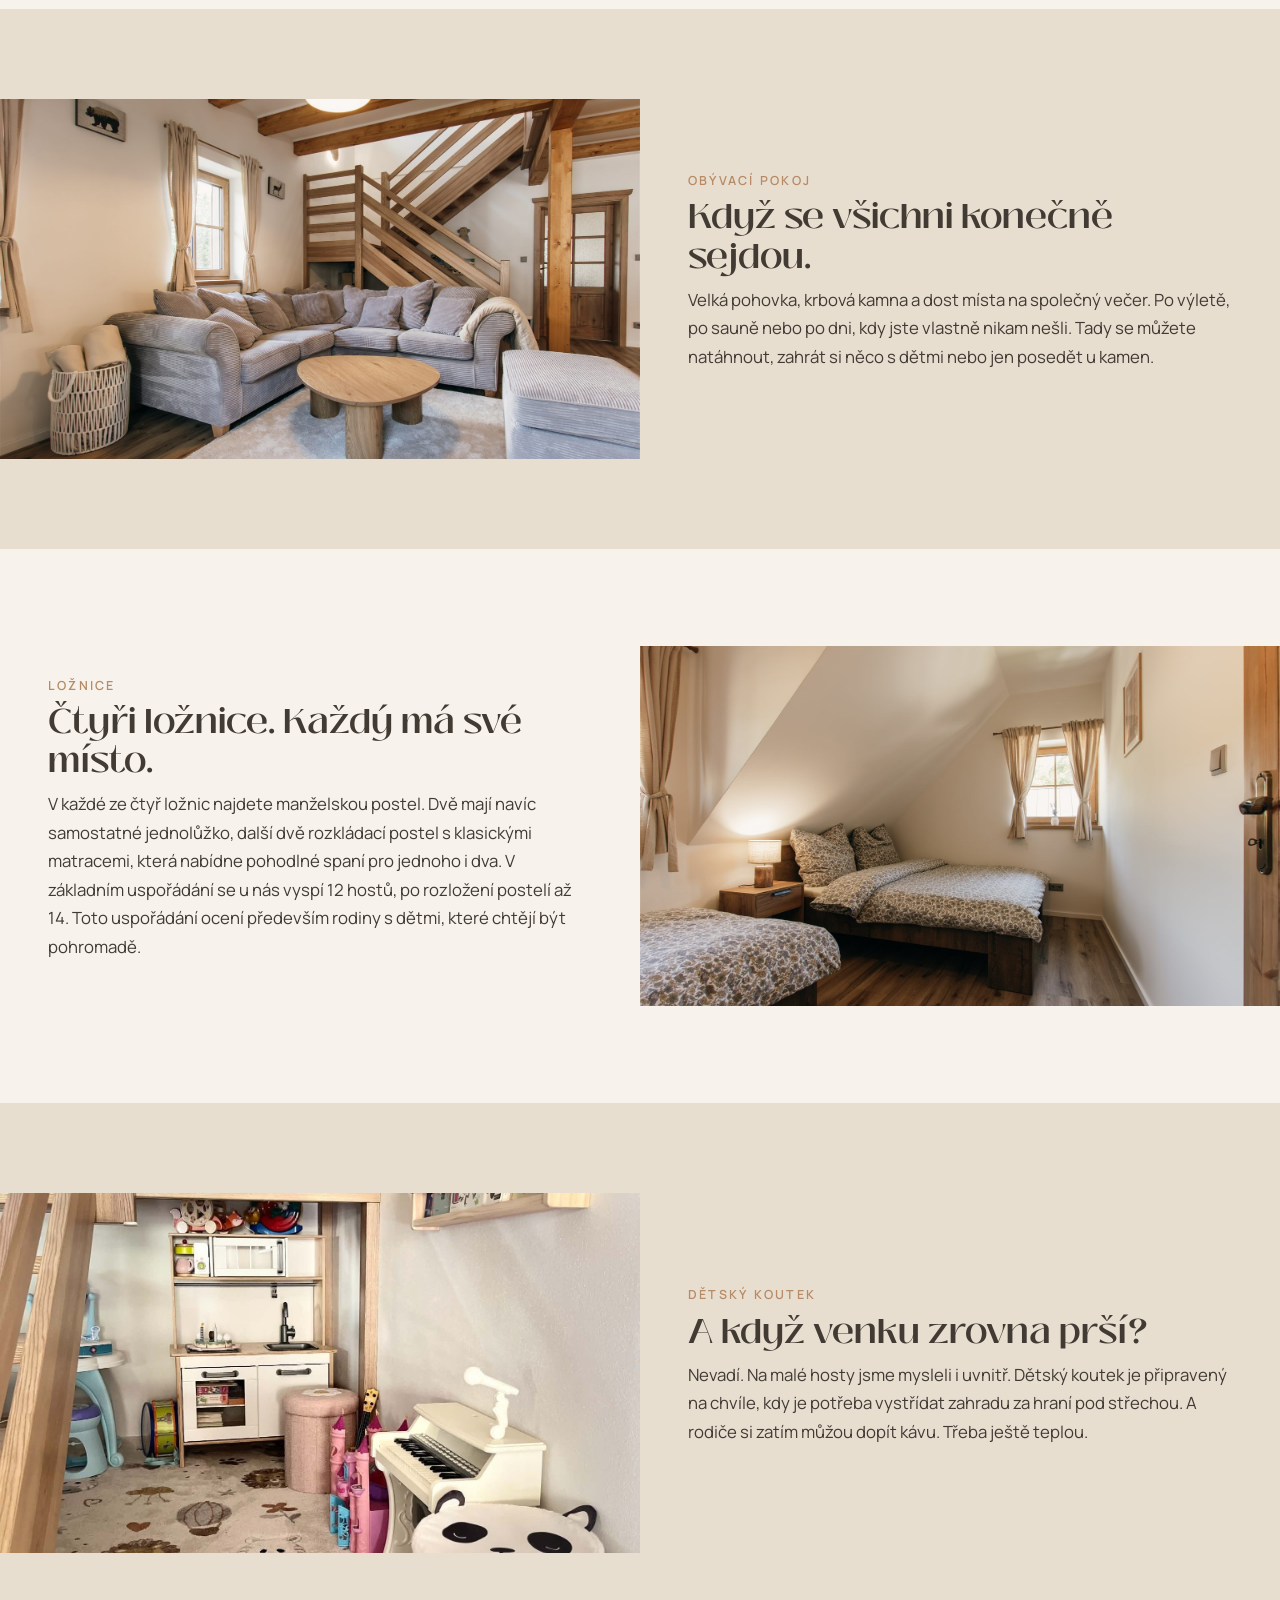
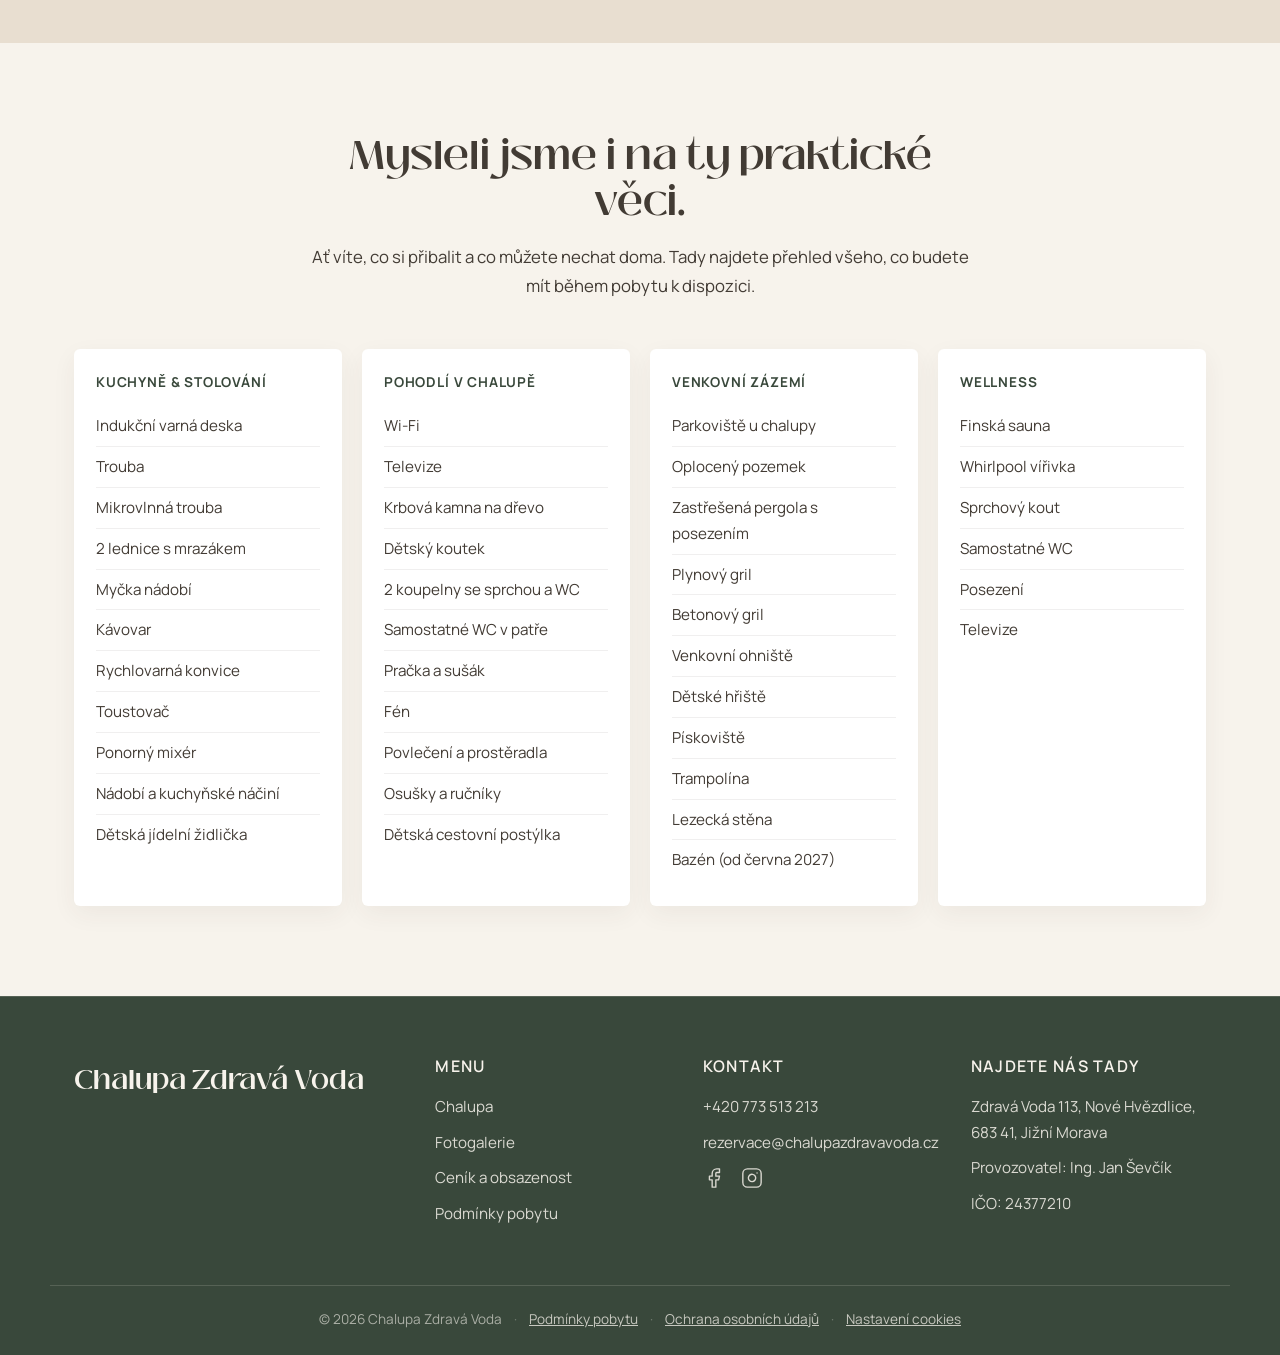
<file: chalupa.html>
<!DOCTYPE html>
<html lang="cs">
<head>
<meta charset="UTF-8">
<meta name="viewport" content="width=device-width, initial-scale=1.0">
<title>Chalupa – Chalupa Zdravá Voda</title>
<meta name="description" content="Chalupa Zdravá Voda: čtyři ložnice, velká společná místnost s kuchyní a krbovými kamny, prostorná pergola i dětský koutek. Ubytování až pro 14 hostů.">
<link rel="icon" type="image/png" sizes="32x32" href="assets/img/favicon-32.png">
<link rel="apple-touch-icon" href="assets/img/favicon-180.png">
<meta property="og:type" content="website">
<meta property="og:title" content="Chalupa – Chalupa Zdravá Voda">
<meta property="og:description" content="Čtyři ložnice, velká společná místnost s kuchyní a krbovými kamny, prostorná pergola i dětský koutek. Ubytování až pro 14 hostů.">
<meta property="og:image" content="https://chalupazdravavoda.cz/assets/img/og-image.jpg">
<meta property="og:url" content="https://chalupazdravavoda.cz/chalupa">
<link rel="preconnect" href="https://fonts.googleapis.com">
<link rel="preconnect" href="https://fonts.gstatic.com" crossorigin>
<link href="https://fonts.googleapis.com/css2?family=Manrope:wght@400;500;600;700;800&display=swap" rel="stylesheet">
<link rel="stylesheet" href="assets/css/style.css">
</head>
<body>

<header class="site-header">
    <div class="container">
        <a href="/" class="logo">
            <img src="assets/img/logo-wide.png" alt="Chalupa Zdravá Voda">
        </a>
        <button class="nav-toggle" id="navToggle" aria-label="Otevřít menu">&#9776;</button>
        <div class="header-right" id="headerRight">
            <nav class="main-nav">
                <ul>
                    <li><a href="/">Úvod</a></li>
                    <li><a href="chalupa" class="active">Chalupa</a></li>
                    <li><a href="zahrada">Zahrada</a></li>
                    <li><a href="wellness">Wellness</a></li>
                    <li><a href="galerie">Galerie</a></li>
                    <li><a href="kam-na-vylet">Kam na výlet</a></li>
                    <li><a href="cenik-a-obsazenost">Ceník &amp; obsazenost</a></li>
                    <li><a href="kontakt">Kontakt</a></li>
                </ul>
            </nav>
            <div class="header-cta">
                <a href="cenik-a-obsazenost" class="btn btn-primary">Ověřit volný termín →</a>
            </div>
        </div>
    </div>
</header>

<section class="subpage-hero">
    <div class="container">
        <div class="text-only wide">
            <span class="eyebrow">Chalupa</span>
            <h1>Uvnitř jako doma.<br>Jen s větším stolem.</h1>
            <p class="lead">Čtyři ložnice, velká společná místnost, dvě koupelny a kuchyně, ve které se dá uvařit i pro pořádnou společnost. Zdravou Vodu jsme zařizovali tak, aby se tu dobře bydlelo nejen o víkendu, ale klidně celé prázdniny.</p>
        </div>
    </div>
</section>

<section class="alt">
    <div class="bleed-split compact media-left">
        <div class="bleed-media">
            <img src="assets/img/chalupa/kuchyne.jpg" alt="Kuchyně v chalupě Zdravá Voda">
        </div>
        <div class="bleed-text">
            <span class="eyebrow">Kuchyně</span>
            <h3>Od ranní kávy až po společnou večeři.</h3>
            <p>Ať už se chystáte jen namazat chleba, nebo uvařit něco pořádného. Prostorná kuchyně je vybavená na všechno, co během pobytu přijde na řadu. Od rychlé snídaně před výletem až po večeři, na které si dáte opravdu záležet. A místa je tu dost i pro ty, kteří rádi při vaření asistují.</p>
        </div>
    </div>
</section>

<section>
    <div class="bleed-split compact">
        <div class="bleed-text">
            <span class="eyebrow">Jídelna</span>
            <h3>Velký stůl pro velkou společnost.</h3>
            <p>A nikdo nemusí sedět na rohu kuchyňské linky.</p>
            <p>U našeho jídelního stolu si pohodlně posedí i početnější rodina nebo parta přátel. Na společné snídaně, dlouhé večeře i chvíle, kdy se na stole místo talířů objeví deskové hry. Protože právě u stolu se toho často odehraje nejvíc.</p>
        </div>
        <div class="bleed-media">
            <img src="assets/img/chalupa/jidelna-kuchyne.jpg" alt="Jídelní stůl v chalupě Zdravá Voda">
        </div>
    </div>
</section>

<section class="alt">
    <div class="bleed-split compact media-left">
        <div class="bleed-media">
            <img src="assets/img/chalupa/obyvaci-pokoj.jpg" alt="Obývací pokoj v chalupě Zdravá Voda">
        </div>
        <div class="bleed-text">
            <span class="eyebrow">Obývací pokoj</span>
            <h3>Když se všichni konečně sejdou.</h3>
            <p>Velká pohovka, krbová kamna a dost místa na společný večer. Po výletě, po sauně nebo po dni, kdy jste vlastně nikam nešli. Tady se můžete natáhnout, zahrát si něco s dětmi nebo jen posedět u kamen.</p>
        </div>
    </div>
</section>

<section>
    <div class="bleed-split compact">
        <div class="bleed-text">
            <span class="eyebrow">Ložnice</span>
            <h3>Čtyři ložnice. Každý má své místo.</h3>
            <p>V každé ze čtyř ložnic najdete manželskou postel. Dvě mají navíc samostatné jednolůžko, další dvě rozkládací postel s klasickými matracemi, která nabídne pohodlné spaní pro jednoho i dva. V základním uspořádání se u nás vyspí 12 hostů, po rozložení postelí až 14. Toto uspořádání ocení především rodiny s dětmi, které chtějí být pohromadě.</p>
        </div>
        <div class="bleed-media">
            <img src="assets/img/chalupa/loznice-chalupa.jpg" alt="Ložnice v chalupě Zdravá Voda">
        </div>
    </div>
</section>

<section class="alt">
    <div class="bleed-split compact media-left">
        <div class="bleed-media">
            <img src="assets/img/chalupa/detsky-koutek-chalupa.jpg" alt="Dětský koutek v chalupě Zdravá Voda">
        </div>
        <div class="bleed-text">
            <span class="eyebrow">Dětský koutek</span>
            <h3>A když venku zrovna prší?</h3>
            <p>Nevadí. Na malé hosty jsme mysleli i uvnitř. Dětský koutek je připravený na chvíle, kdy je potřeba vystřídat zahradu za hraní pod střechou. A rodiče si zatím můžou dopít kávu. Třeba ještě teplou.</p>
        </div>
    </div>
</section>

<section>
    <div class="container">
        <div class="section-intro">
            <h2>Mysleli jsme i na ty praktické věci.</h2>
            <p>Ať víte, co si přibalit a co můžete nechat doma. Tady najdete přehled všeho, co budete mít během pobytu k dispozici.</p>
        </div>
        <div class="feature-columns">
            <div>
                <h3>Kuchyně &amp; stolování</h3>
                <ul>
                    <li>Indukční varná deska</li>
                    <li>Trouba</li>
                    <li>Mikrovlnná trouba</li>
                    <li>2 lednice s mrazákem</li>
                    <li>Myčka nádobí</li>
                    <li>Kávovar</li>
                    <li>Rychlovarná konvice</li>
                    <li>Toustovač</li>
                    <li>Ponorný mixér</li>
                    <li>Nádobí a kuchyňské náčiní</li>
                    <li>Dětská jídelní židlička</li>
                </ul>
            </div>
            <div>
                <h3>Pohodlí v chalupě</h3>
                <ul>
                    <li>Wi-Fi</li>
                    <li>Televize</li>
                    <li>Krbová kamna na dřevo</li>
                    <li>Dětský koutek</li>
                    <li>2 koupelny se sprchou a WC</li>
                    <li>Samostatné WC v patře</li>
                    <li>Pračka a sušák</li>
                    <li>Fén</li>
                    <li>Povlečení a prostěradla</li>
                    <li>Osušky a ručníky</li>
                    <li>Dětská cestovní postýlka</li>
                </ul>
            </div>
            <div>
                <h3>Venkovní zázemí</h3>
                <ul>
                    <li>Parkoviště u chalupy</li>
                    <li>Oplocený pozemek</li>
                    <li>Zastřešená pergola s posezením</li>
                    <li>Plynový gril</li>
                    <li>Betonový gril</li>
                    <li>Venkovní ohniště</li>
                    <li>Dětské hřiště</li>
                    <li>Pískoviště</li>
                    <li>Trampolína</li>
                    <li>Lezecká stěna</li>
                    <li>Bazén (od června 2027)</li>
                </ul>
            </div>
            <div>
                <h3>Wellness</h3>
                <ul>
                    <li>Finská sauna</li>
                    <li>Whirlpool vířivka</li>
                    <li>Sprchový kout</li>
                    <li>Samostatné WC</li>
                    <li>Posezení</li>
                    <li>Televize</li>
                </ul>
            </div>
        </div>
    </div>
</section>

<footer class="site-footer">
    <div class="container">
        <div class="footer-brand">
            <p class="footer-wordmark">Chalupa Zdravá Voda</p>
        </div>
        <div>
            <h3>Menu</h3>
            <ul>
                <li><a href="chalupa">Chalupa</a></li>
                <li><a href="galerie">Fotogalerie</a></li>
                <li><a href="cenik-a-obsazenost">Ceník a obsazenost</a></li>
                <li><a href="podminky-pobytu">Podmínky pobytu</a></li>
            </ul>
        </div>
        <div>
            <h3>Kontakt</h3>
            <ul>
                <li><a href="tel:+420773513213">+420 773 513 213</a></li>
                <li><a href="mailto:rezervace@chalupazdravavoda.cz">rezervace@chalupazdravavoda.cz</a></li>
            </ul>
            <div class="social-icons">
                <a href="https://www.facebook.com/people/Chalupa-Zdrav%C3%A1-Voda/61594875795690/" target="_blank" rel="noopener" aria-label="Facebook"><svg xmlns="http://www.w3.org/2000/svg" viewBox="0 0 24 24" fill="none" stroke-linecap="round" stroke-linejoin="round"><path d="M18 2h-3a5 5 0 0 0-5 5v3H7v4h3v8h4v-8h3l1-4h-4V7a1 1 0 0 1 1-1h3z" /></svg></a>
                <a href="https://www.instagram.com/chalupazdravavoda/" target="_blank" rel="noopener" aria-label="Instagram"><svg xmlns="http://www.w3.org/2000/svg" viewBox="0 0 24 24" fill="none" stroke-linecap="round" stroke-linejoin="round"><rect width="20" height="20" x="2" y="2" rx="5" ry="5" /><path d="M16 11.37A4 4 0 1 1 12.63 8 4 4 0 0 1 16 11.37z" /><line x1="17.5" x2="17.51" y1="6.5" y2="6.5" /></svg></a>
            </div>
        </div>
        <div>
            <h3>Najdete nás tady</h3>
            <ul>
                <li>Zdravá Voda 113, Nové Hvězdlice, 683 41, Jižní Morava</li>
                <li>Provozovatel: Ing. Jan Ševčík</li>
                <li>IČO: 24377210</li>
            </ul>
        </div>
    </div>
    <div class="footer-bottom">
        <div class="footer-legal">
            <span>&copy; 2026 Chalupa Zdravá Voda</span>
            <span class="sep">·</span><a href="podminky-pobytu">Podmínky pobytu</a>
            <span class="sep">·</span><a href="ochrana-osobnich-udaju">Ochrana osobních údajů</a>
            <span class="sep">·</span><a href="cookies">Nastavení cookies</a>
        </div>
    </div>
</footer>

<script src="assets/js/main.js"></script>
</body>
</html>
</file>
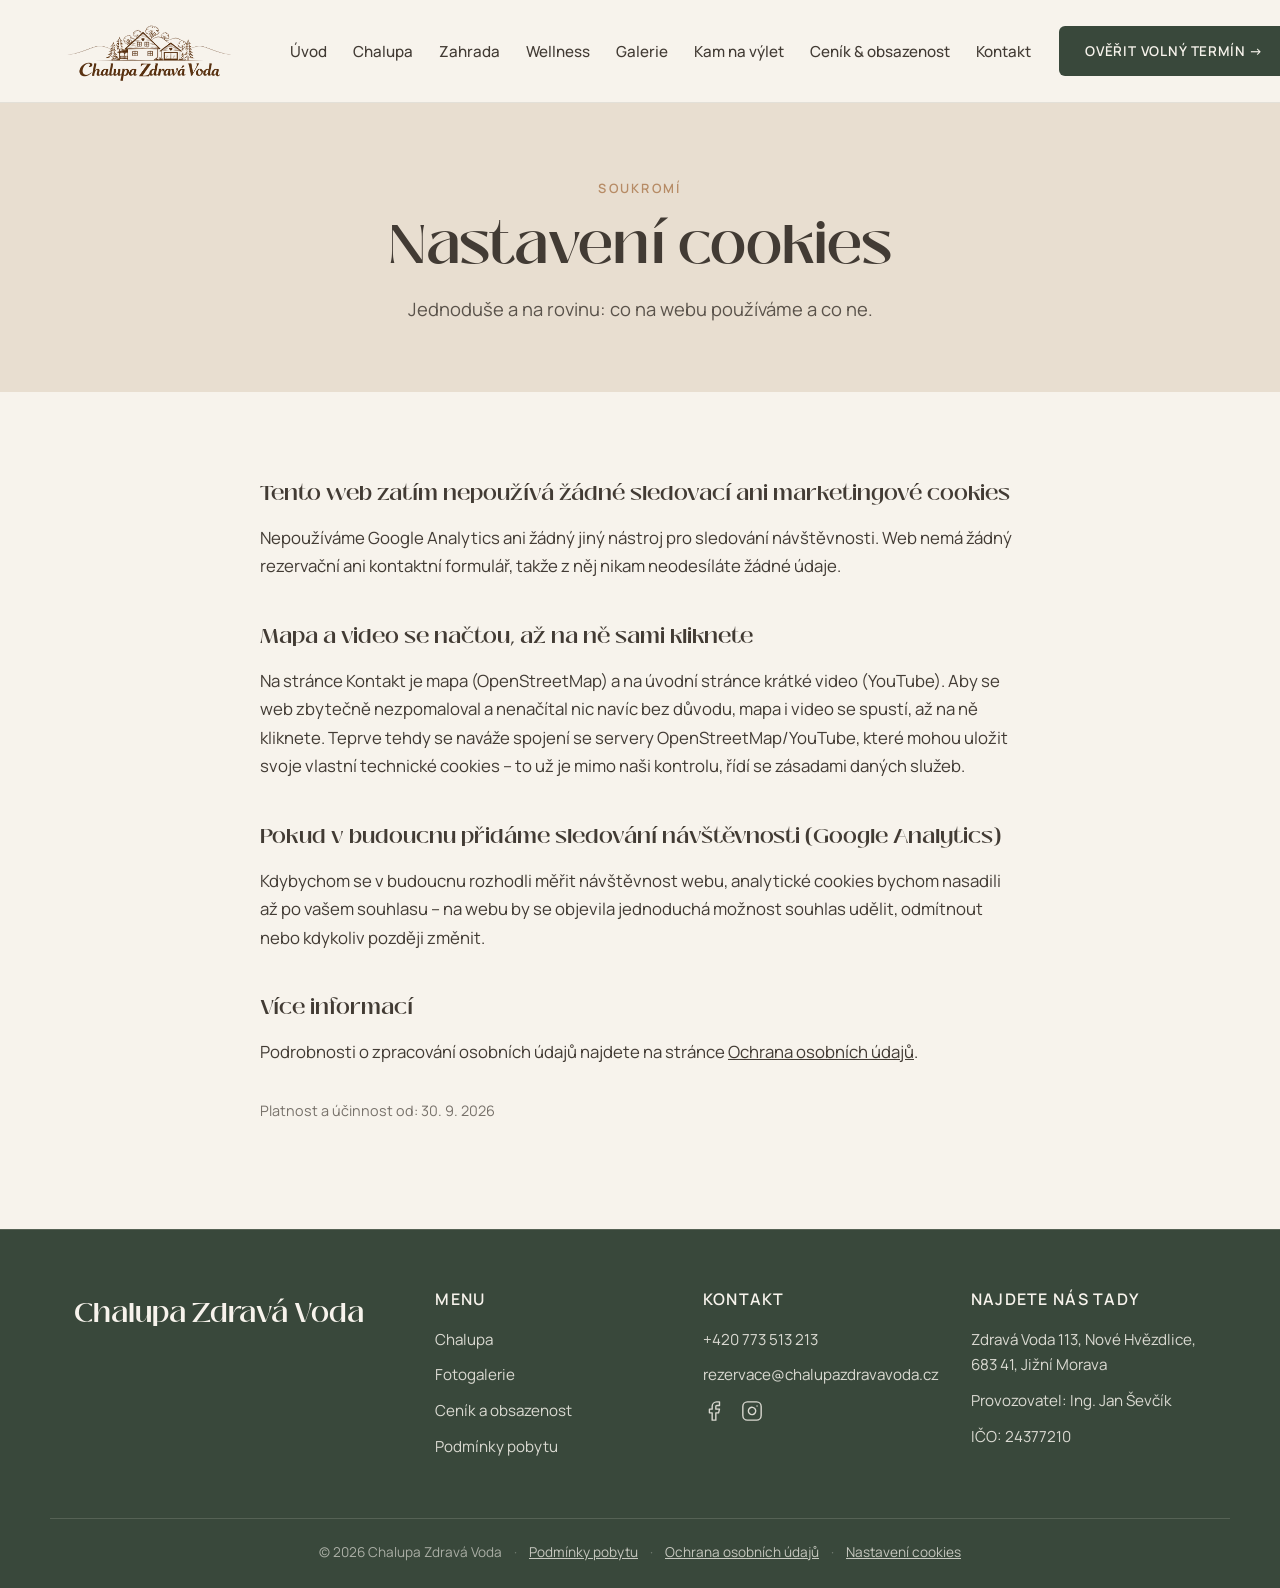
<file: cookies.html>
<!DOCTYPE html>
<html lang="cs">
<head>
<meta charset="UTF-8">
<meta name="viewport" content="width=device-width, initial-scale=1.0">
<title>Nastavení cookies – Chalupa Zdravá Voda</title>
<meta name="description" content="Informace o používání cookies na webu chalupy Zdravá Voda.">
<link rel="icon" type="image/png" sizes="32x32" href="assets/img/favicon-32.png">
<link rel="apple-touch-icon" href="assets/img/favicon-180.png">
<meta property="og:type" content="website">
<meta property="og:title" content="Nastavení cookies – Chalupa Zdravá Voda">
<meta property="og:description" content="Informace o používání cookies na webu chalupy Zdravá Voda.">
<meta property="og:image" content="https://chalupazdravavoda.cz/assets/img/og-image.jpg">
<meta property="og:url" content="https://chalupazdravavoda.cz/cookies">
<link rel="preconnect" href="https://fonts.googleapis.com">
<link rel="preconnect" href="https://fonts.gstatic.com" crossorigin>
<link href="https://fonts.googleapis.com/css2?family=Manrope:wght@400;500;600;700;800&display=swap" rel="stylesheet">
<link rel="stylesheet" href="assets/css/style.css">
</head>
<body>

<header class="site-header">
    <div class="container">
        <a href="/" class="logo">
            <img src="assets/img/logo-wide.png" alt="Chalupa Zdravá Voda">
        </a>
        <button class="nav-toggle" id="navToggle" aria-label="Otevřít menu">&#9776;</button>
        <div class="header-right" id="headerRight">
            <nav class="main-nav">
                <ul>
                    <li><a href="/">Úvod</a></li>
                    <li><a href="chalupa">Chalupa</a></li>
                    <li><a href="zahrada">Zahrada</a></li>
                    <li><a href="wellness">Wellness</a></li>
                    <li><a href="galerie">Galerie</a></li>
                    <li><a href="kam-na-vylet">Kam na výlet</a></li>
                    <li><a href="cenik-a-obsazenost">Ceník &amp; obsazenost</a></li>
                    <li><a href="kontakt">Kontakt</a></li>
                </ul>
            </nav>
            <div class="header-cta">
                <a href="cenik-a-obsazenost" class="btn btn-primary">Ověřit volný termín →</a>
            </div>
        </div>
    </div>
</header>

<section class="page-hero slightly-compact">
    <div class="container">
        <span class="subtitle">Soukromí</span>
        <h1>Nastavení cookies</h1>
        <p class="lead">Jednoduše a na rovinu: co na webu používáme a co ne.</p>
    </div>
</section>

<section>
    <div class="container">
        <div class="legal-content">

            <h2>Tento web zatím nepoužívá žádné sledovací ani marketingové cookies</h2>
            <p>Nepoužíváme Google Analytics ani žádný jiný nástroj pro sledování návštěvnosti. Web nemá žádný rezervační ani kontaktní formulář, takže z něj nikam neodesíláte žádné údaje.</p>

            <h2>Mapa a video se načtou, až na ně sami kliknete</h2>
            <p>Na stránce Kontakt je mapa (OpenStreetMap) a na úvodní stránce krátké video (YouTube). Aby se web zbytečně nezpomaloval a nenačítal nic navíc bez důvodu, mapa i video se spustí, až na ně kliknete. Teprve tehdy se naváže spojení se servery OpenStreetMap/YouTube, které mohou uložit svoje vlastní technické cookies – to už je mimo naši kontrolu, řídí se zásadami daných služeb.</p>

            <h2>Pokud v budoucnu přidáme sledování návštěvnosti (Google Analytics)</h2>
            <p>Kdybychom se v budoucnu rozhodli měřit návštěvnost webu, analytické cookies bychom nasadili až po vašem souhlasu – na webu by se objevila jednoduchá možnost souhlas udělit, odmítnout nebo kdykoliv později změnit.</p>

            <h2>Více informací</h2>
            <p>Podrobnosti o zpracování osobních údajů najdete na stránce <a href="ochrana-osobnich-udaju" style="text-decoration:underline;">Ochrana osobních údajů</a>.</p>

            <p style="margin-top:32px; opacity:0.7; font-size:0.9rem;">Platnost a účinnost od: 30. 9. 2026</p>
        </div>
    </div>
</section>

<footer class="site-footer">
    <div class="container">
        <div class="footer-brand">
            <p class="footer-wordmark">Chalupa Zdravá Voda</p>
        </div>
        <div>
            <h3>Menu</h3>
            <ul>
                <li><a href="chalupa">Chalupa</a></li>
                <li><a href="galerie">Fotogalerie</a></li>
                <li><a href="cenik-a-obsazenost">Ceník a obsazenost</a></li>
                <li><a href="podminky-pobytu">Podmínky pobytu</a></li>
            </ul>
        </div>
        <div>
            <h3>Kontakt</h3>
            <ul>
                <li><a href="tel:+420773513213">+420 773 513 213</a></li>
                <li><a href="mailto:rezervace@chalupazdravavoda.cz">rezervace@chalupazdravavoda.cz</a></li>
            </ul>
            <div class="social-icons">
                <a href="https://www.facebook.com/people/Chalupa-Zdrav%C3%A1-Voda/61594875795690/" target="_blank" rel="noopener" aria-label="Facebook"><svg xmlns="http://www.w3.org/2000/svg" viewBox="0 0 24 24" fill="none" stroke-linecap="round" stroke-linejoin="round"><path d="M18 2h-3a5 5 0 0 0-5 5v3H7v4h3v8h4v-8h3l1-4h-4V7a1 1 0 0 1 1-1h3z" /></svg></a>
                <a href="https://www.instagram.com/chalupazdravavoda/" target="_blank" rel="noopener" aria-label="Instagram"><svg xmlns="http://www.w3.org/2000/svg" viewBox="0 0 24 24" fill="none" stroke-linecap="round" stroke-linejoin="round"><rect width="20" height="20" x="2" y="2" rx="5" ry="5" /><path d="M16 11.37A4 4 0 1 1 12.63 8 4 4 0 0 1 16 11.37z" /><line x1="17.5" x2="17.51" y1="6.5" y2="6.5" /></svg></a>
            </div>
        </div>
        <div>
            <h3>Najdete nás tady</h3>
            <ul>
                <li>Zdravá Voda 113, Nové Hvězdlice, 683 41, Jižní Morava</li>
                <li>Provozovatel: Ing. Jan Ševčík</li>
                <li>IČO: 24377210</li>
            </ul>
        </div>
    </div>
    <div class="footer-bottom">
        <div class="footer-legal">
            <span>&copy; 2026 Chalupa Zdravá Voda</span>
            <span class="sep">·</span><a href="podminky-pobytu">Podmínky pobytu</a>
            <span class="sep">·</span><a href="ochrana-osobnich-udaju">Ochrana osobních údajů</a>
            <span class="sep">·</span><a href="cookies">Nastavení cookies</a>
        </div>
    </div>
</footer>

<script src="assets/js/main.js"></script>
</body>
</html>
</file>
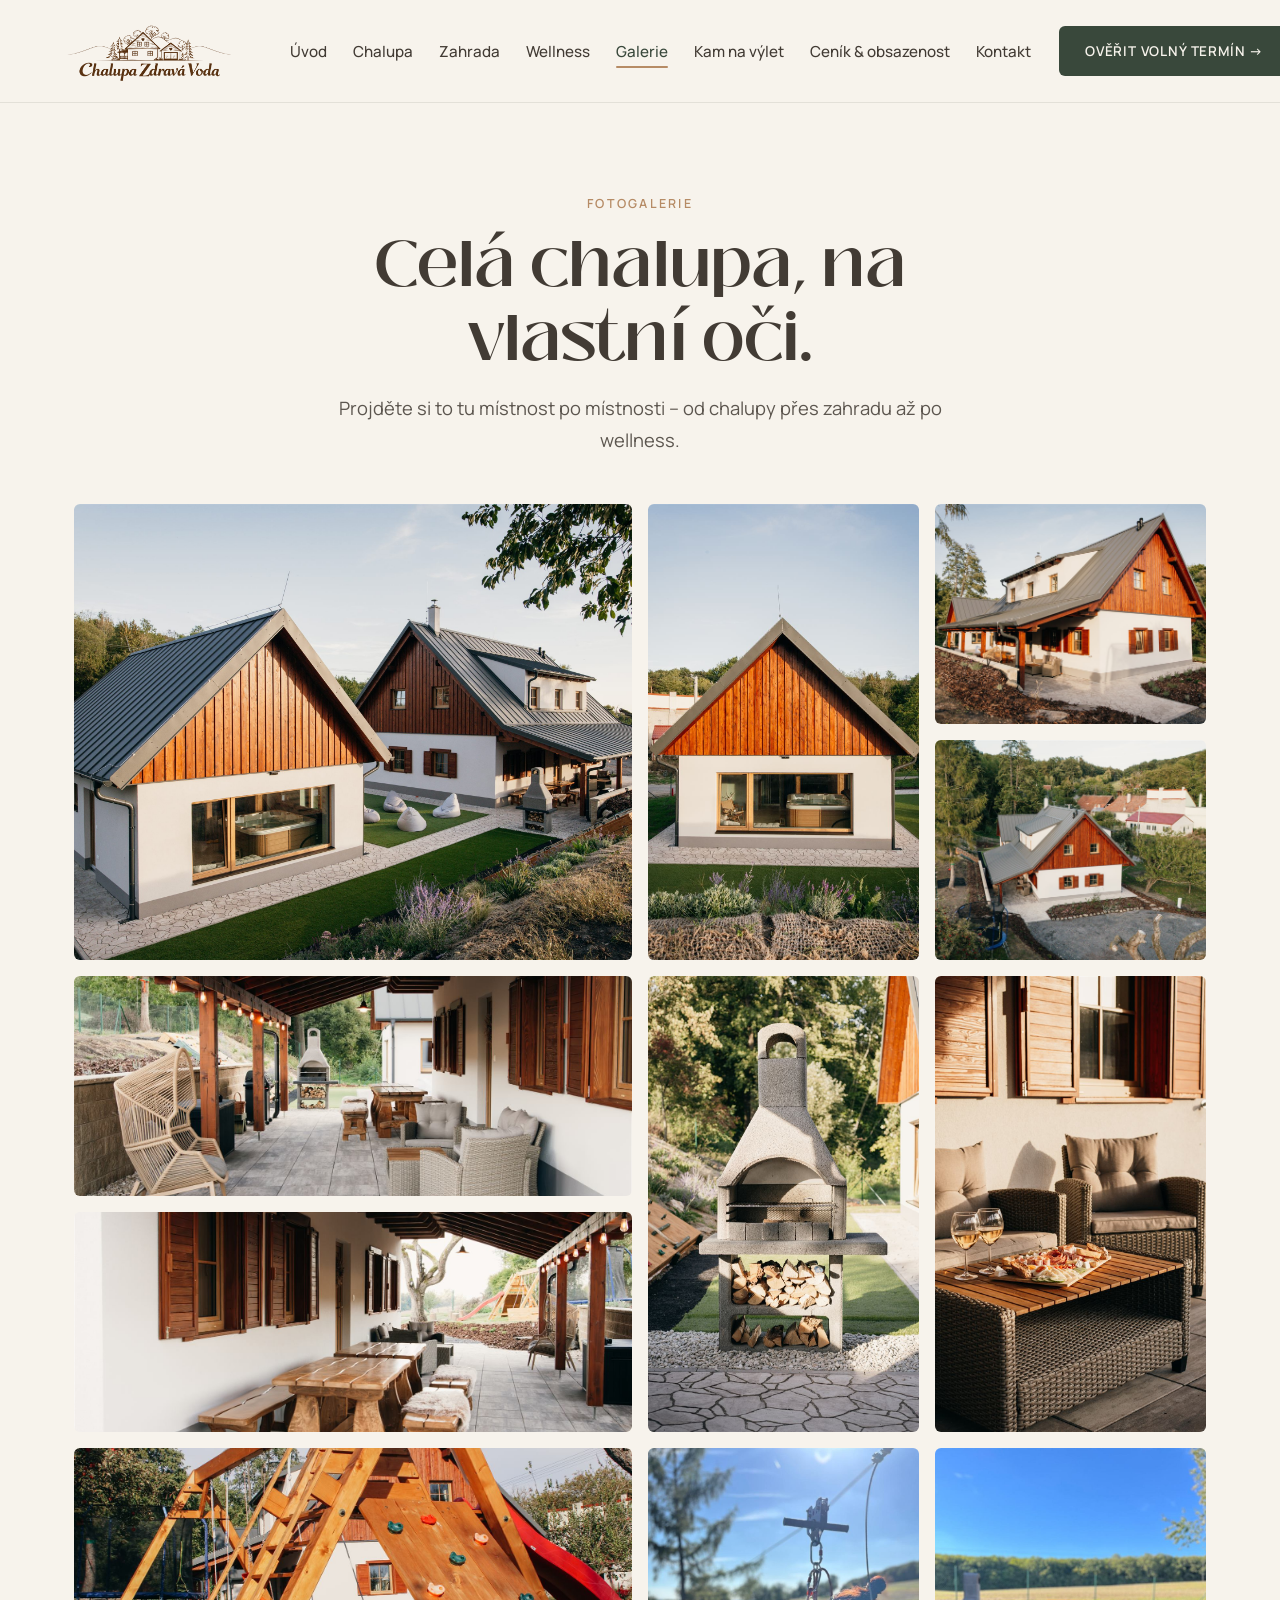
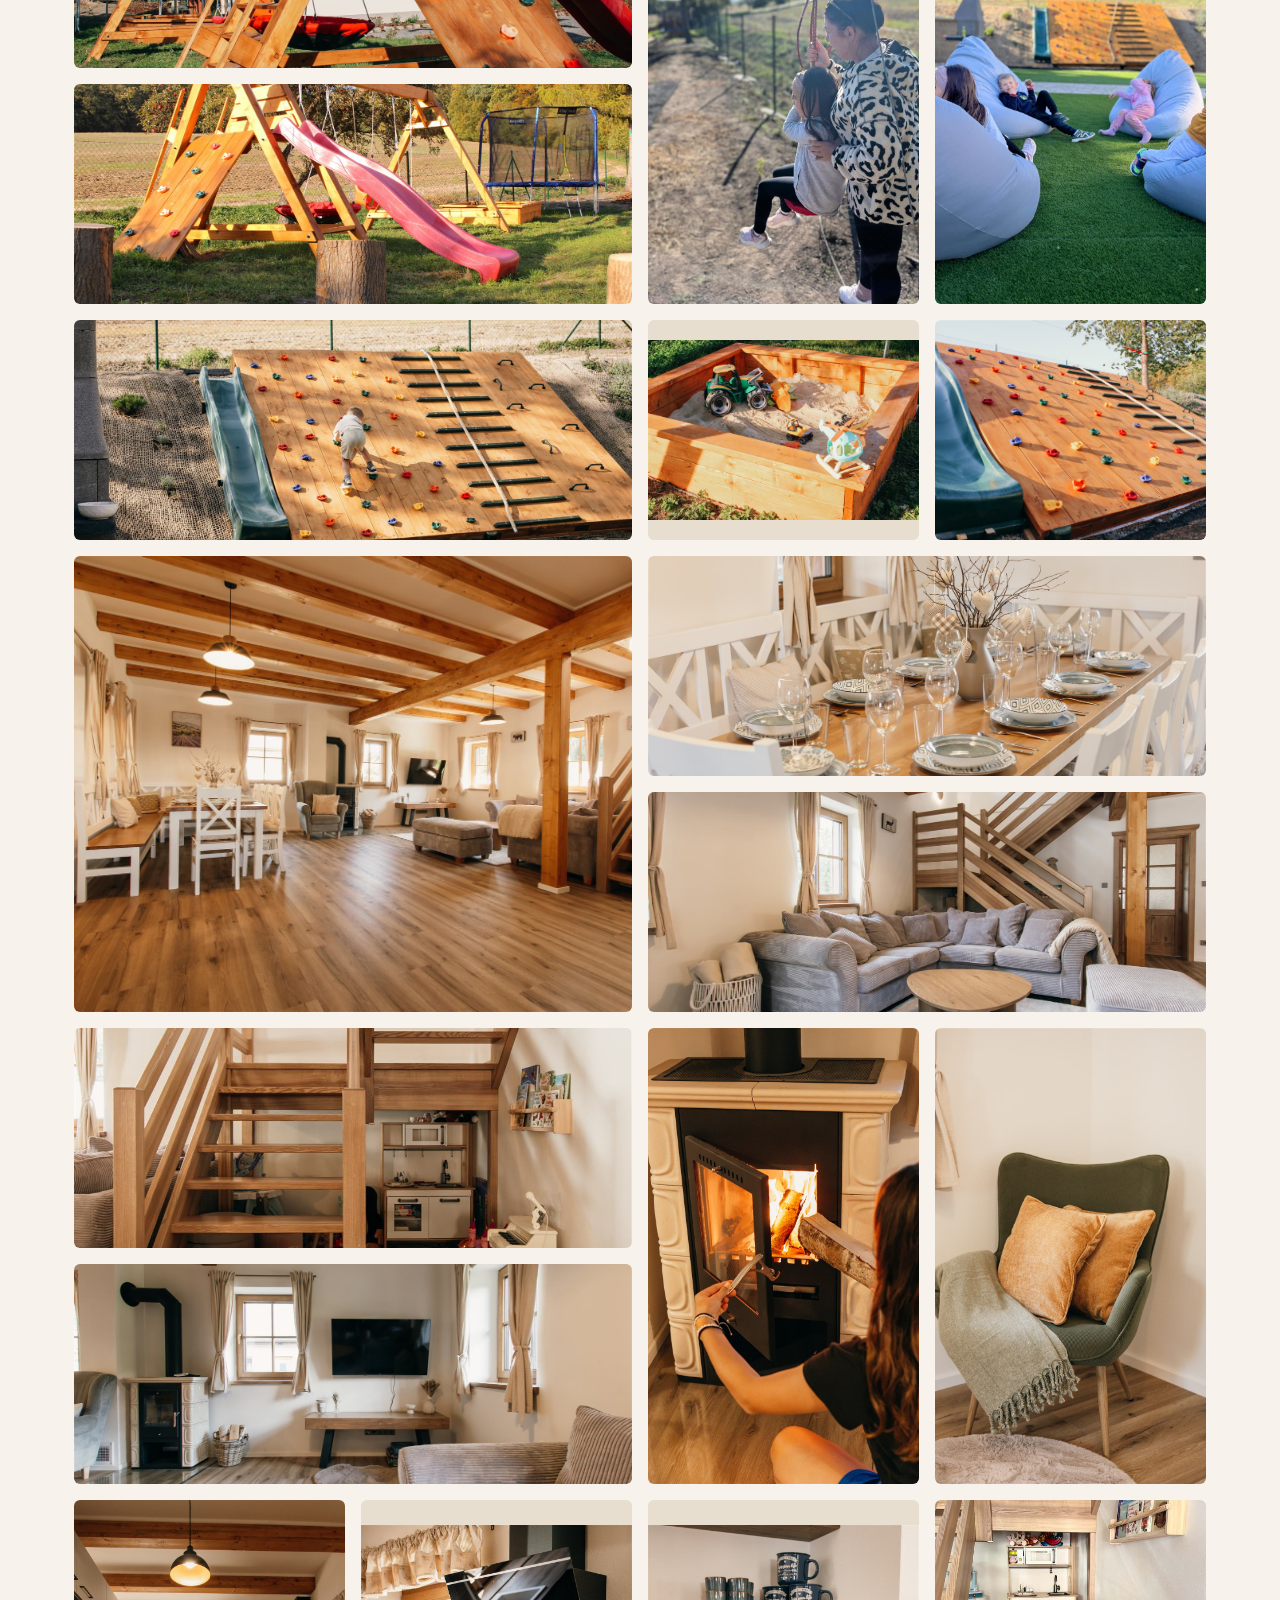
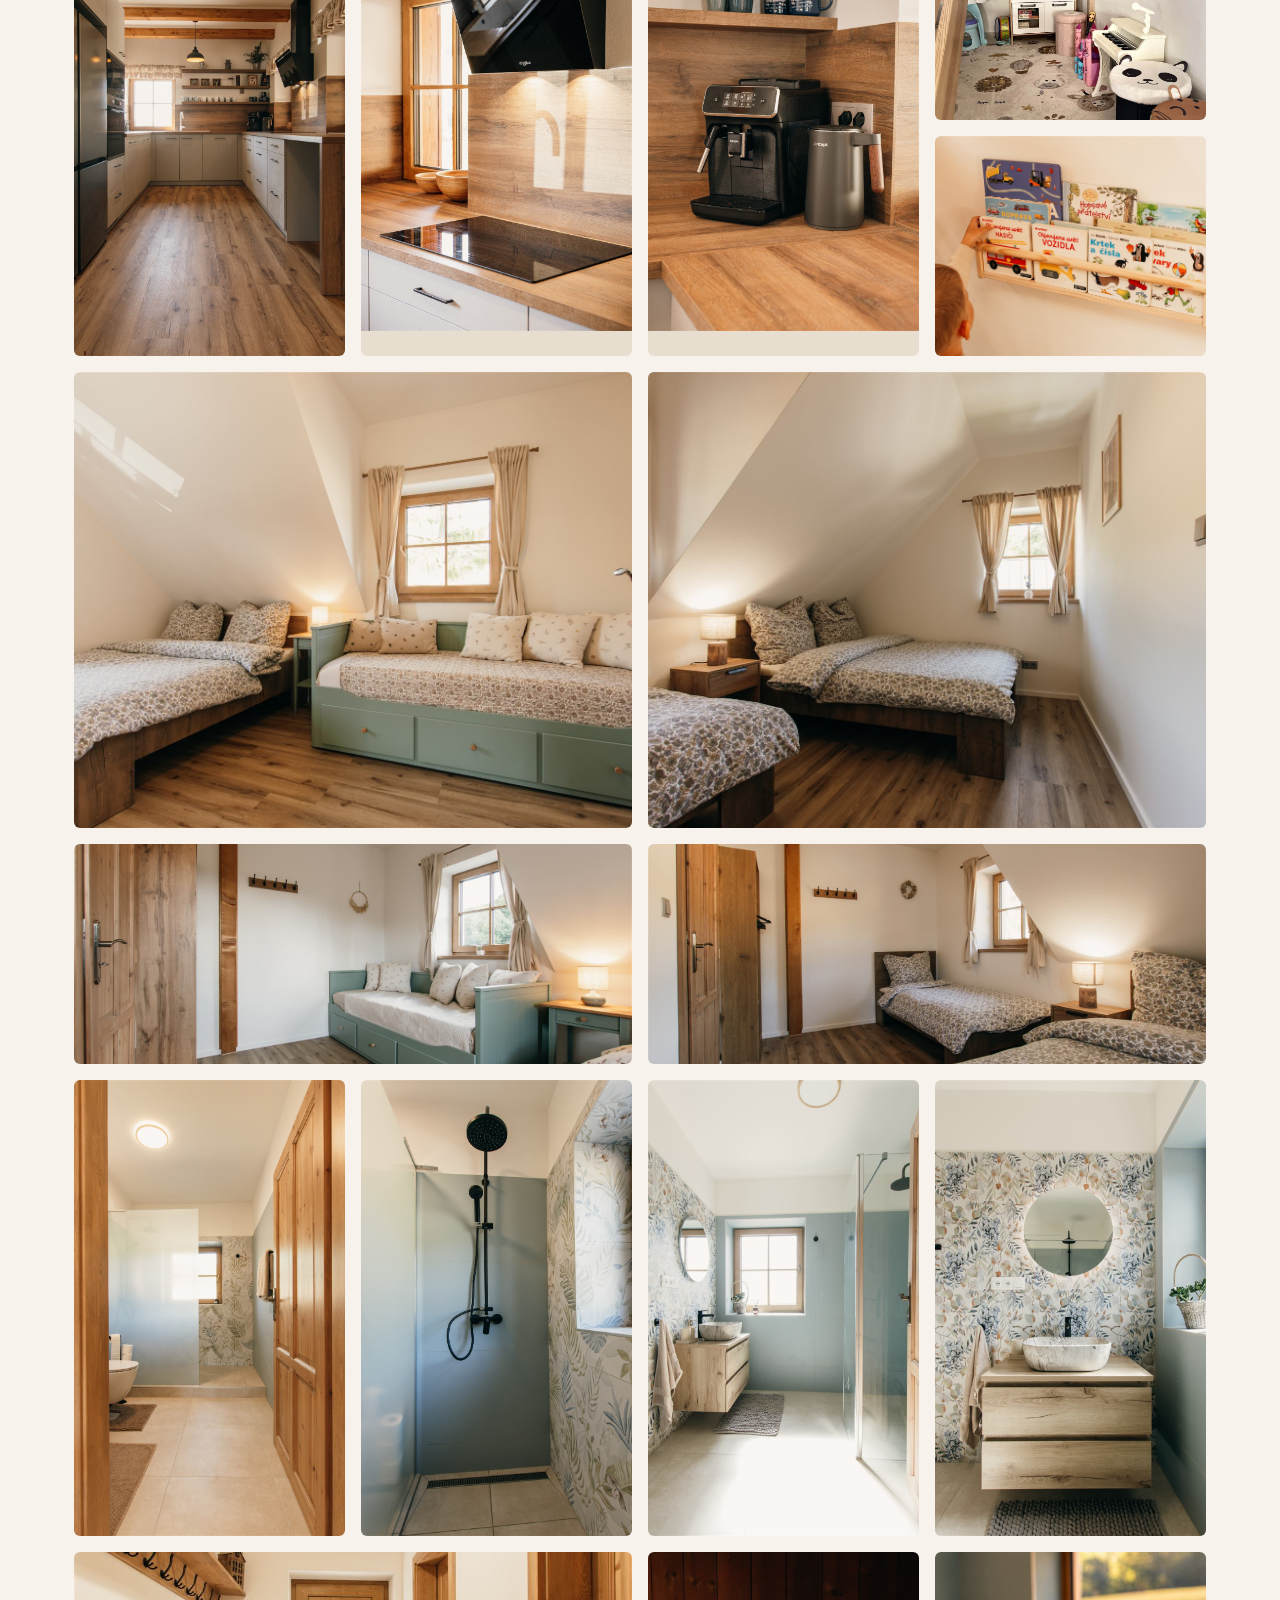
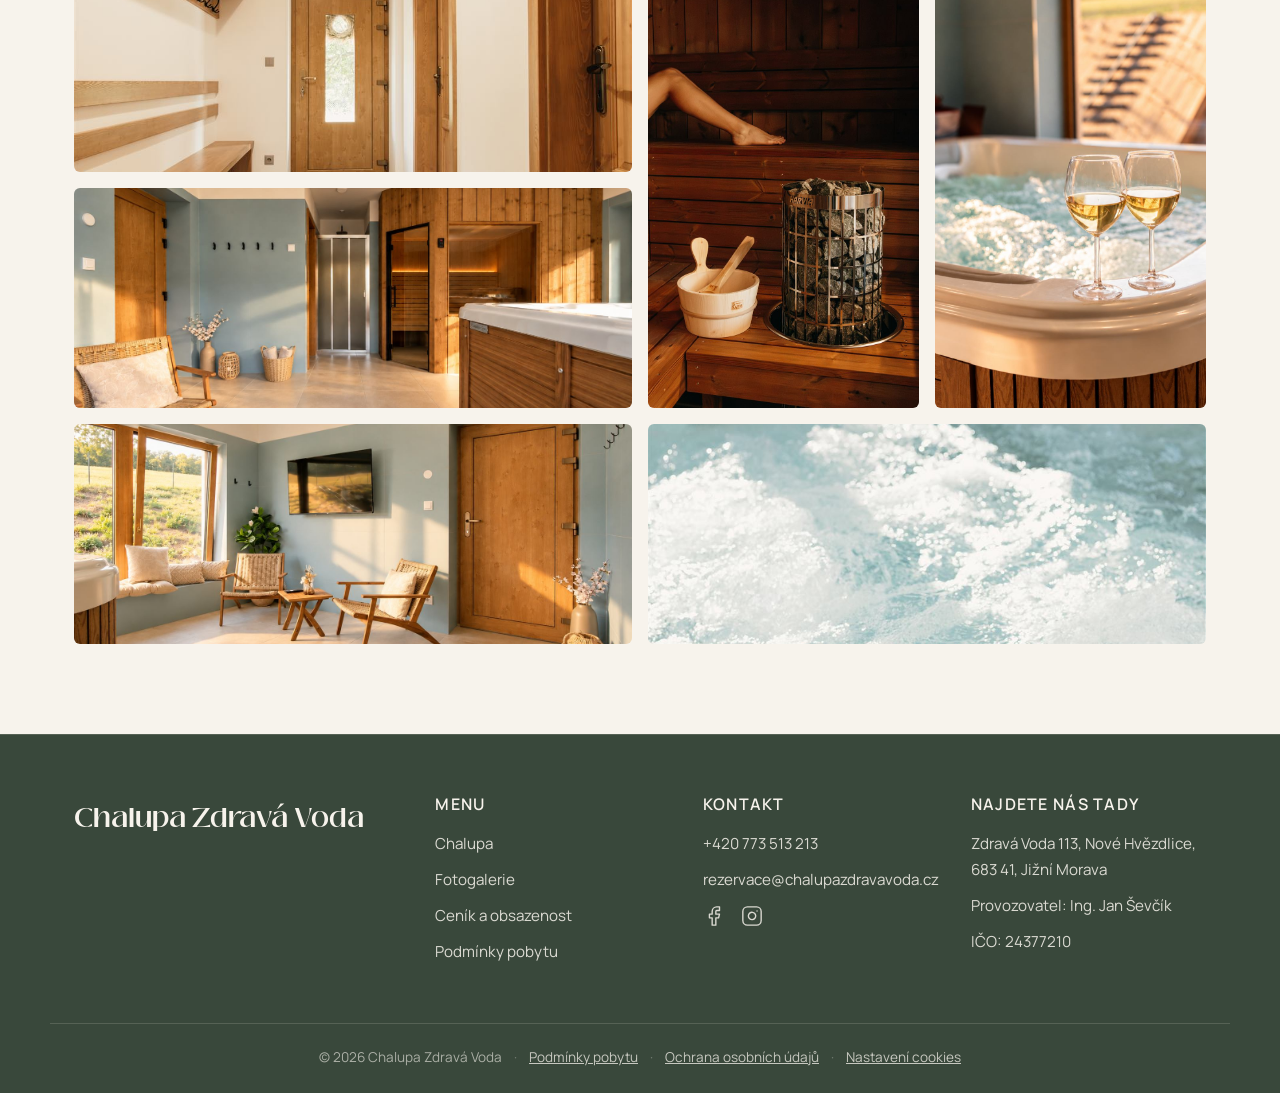
<file: galerie.html>
<!DOCTYPE html>
<html lang="cs">
<head>
<meta charset="UTF-8">
<meta name="viewport" content="width=device-width, initial-scale=1.0">
<title>Fotogalerie – Chalupa Zdravá Voda</title>
<meta name="description" content="Fotogalerie chalupy Zdravá Voda – interiér, zahrada, dětské hřiště i wellness s vířivkou a saunou.">
<link rel="icon" type="image/png" sizes="32x32" href="assets/img/favicon-32.png">
<link rel="apple-touch-icon" href="assets/img/favicon-180.png">
<meta property="og:type" content="website">
<meta property="og:title" content="Fotogalerie – Chalupa Zdravá Voda">
<meta property="og:description" content="Interiér, zahrada, dětské hřiště i wellness s vířivkou a saunou.">
<meta property="og:image" content="https://chalupazdravavoda.cz/assets/img/og-image.jpg">
<meta property="og:url" content="https://chalupazdravavoda.cz/galerie">
<link rel="preconnect" href="https://fonts.googleapis.com">
<link rel="preconnect" href="https://fonts.gstatic.com" crossorigin>
<link href="https://fonts.googleapis.com/css2?family=Manrope:wght@400;500;600;700;800&display=swap" rel="stylesheet">
<link rel="stylesheet" href="assets/css/style.css">
</head>
<body>

<header class="site-header">
    <div class="container">
        <a href="/" class="logo">
            <img src="assets/img/logo-wide.png" alt="Chalupa Zdravá Voda">
        </a>
        <button class="nav-toggle" id="navToggle" aria-label="Otevřít menu">&#9776;</button>
        <div class="header-right" id="headerRight">
            <nav class="main-nav">
                <ul>
                    <li><a href="/">Úvod</a></li>
                    <li><a href="chalupa">Chalupa</a></li>
                    <li><a href="zahrada">Zahrada</a></li>
                    <li><a href="wellness">Wellness</a></li>
                    <li><a href="galerie" class="active">Galerie</a></li>
                    <li><a href="kam-na-vylet">Kam na výlet</a></li>
                    <li><a href="cenik-a-obsazenost">Ceník &amp; obsazenost</a></li>
                    <li><a href="kontakt">Kontakt</a></li>
                </ul>
            </nav>
            <div class="header-cta">
                <a href="cenik-a-obsazenost" class="btn btn-primary">Ověřit volný termín →</a>
            </div>
        </div>
    </div>
</header>

<section>
    <div class="container">
        <div class="section-intro">
            <span class="eyebrow">Fotogalerie</span>
            <h1>Celá chalupa, na vlastní oči.</h1>
            <p class="lead">Projděte si to tu místnost po místnosti – od chalupy přes zahradu až po wellness.</p>
        </div>

        <div class="gallery-grid story-grid">
            <img class="ph-1" src="assets/img/hero.jpg" alt="Chalupa Zdravá Voda – pohled jako na úvodní stránce">
            <img class="ph-2" src="assets/img/galerie-cela/chalupa-wellness-okno.jpg" alt="Wellness domek s výhledem na vířivku z okna">
            <img class="ph-3" src="assets/img/galerie-cela/chalupa-zapad-slunce.jpg" alt="Chalupa za večerního světla">
            <img class="ph-4" src="assets/img/galerie-cela/chalupa-dalsi-dron.jpg" alt="Chalupa Zdravá Voda a okolní vesnice z dronu">

            <img class="ph-5" src="assets/img/galerie-cela/pergola-posezeni.jpg" alt="Posezení na pergole">
            <img class="ph-6" src="assets/img/galerie-cela/pergola-gril.jpg" alt="Zděný gril na terase">
            <img class="ph-7" src="assets/img/galerie-cela/pergola-obcerstveni.jpg" alt="Prkénko s občerstvením a víno na pergole">
            <img class="ph-8" src="assets/img/galerie-cela/pergola-stoly.jpg" alt="Dřevěné stoly na pergole">

            <img class="ph-9" src="assets/img/galerie-cela/detske-hriste.jpg" alt="Dětské hřiště se skluzavkou a houpačkou">
            <img class="ph-10" src="assets/img/galerie-cela/detska-lanovka.jpg" alt="Dítě na lanovce na zahradě">
            <img class="ph-11" src="assets/img/galerie-cela/detska-vaky.jpg" alt="Děti na sedacích vacích na zahradě">
            <img class="ph-12" src="assets/img/galerie-cela/playground-ohniste.jpg" alt="Dětské hřiště a ohniště na zahradě">
            <img class="ph-13" src="assets/img/galerie-cela/detska-lezecka-stena.jpg" alt="Dítě na dětské lezecké stěně">
            <img class="ph-14 show-full" src="assets/img/galerie-cela/detsky-pisek.jpg" alt="Pískoviště s hračkami">
            <img class="ph-15" src="assets/img/galerie-cela/detska-stena-detail.jpg" alt="Detail barevných úchytů na lezecké stěně">

            <img class="ph-16" src="assets/img/galerie-cela/obyvak-hlavni.jpg" alt="Obývací pokoj s jídelnou a schodištěm">
            <img class="ph-17" src="assets/img/galerie-cela/jidelna-stul.jpg" alt="Prostřený jídelní stůl pro velkou společnost">
            <img class="ph-18" src="assets/img/galerie-cela/obyvak-gaucem.jpg" alt="Obývací pokoj s velkým gaučem">
            <img class="ph-19" src="assets/img/galerie-cela/schody-detsky-koutek.jpg" alt="Schodiště s dětským koutkem pod ním">
            <img class="ph-20" src="assets/img/galerie-cela/prikladani-kamna.jpg" alt="Přikládání do krbových kamen">
            <img class="ph-21" src="assets/img/galerie-cela/kreslo-detail.jpg" alt="Křeslo s dekou a polštáři">
            <img class="ph-22" src="assets/img/galerie-cela/obyvak-kamna.jpg" alt="Obývací pokoj s krbovými kamny">
            <img class="ph-23" src="assets/img/galerie-cela/kuchyne.jpg" alt="Kuchyně s dřevěnými prvky">
            <img class="ph-24 show-full" src="assets/img/galerie-cela/digestor.jpg" alt="Kuchyňská digestoř a varná deska">
            <img class="ph-25 show-full" src="assets/img/galerie-cela/kavovar.jpg" alt="Kávovar v kuchyňském koutě">
            <img class="ph-26" src="assets/img/galerie-cela/detsky-koutek-detail.jpg" alt="Detail dětského koutku pod schody">
            <img class="ph-27" src="assets/img/galerie-cela/detska-knihovnicka.jpg" alt="Dětská knihovnička s pohádkami">

            <img class="ph-28" src="assets/img/galerie-cela/loznice-3.jpg" alt="Ložnice se dvěma postelemi">
            <img class="ph-29" src="assets/img/galerie-cela/loznice-2.jpg" alt="Ložnice s manželskou postelí">
            <img class="ph-30" src="assets/img/galerie-cela/loznice-4.jpg" alt="Ložnice v zeleném provedení">
            <img class="ph-31" src="assets/img/galerie-cela/loznice-1.jpg" alt="Ložnice s dvojlůžkem v podkroví">

            <img class="ph-32" src="assets/img/galerie-cela/koupelna-1-prehled.jpg" alt="Koupelna se sprchovým koutem">
            <img class="ph-33" src="assets/img/galerie-cela/koupelna-1-sprcha.jpg" alt="Detail sprchy s černou baterií">
            <img class="ph-34" src="assets/img/galerie-cela/koupelna-2-prehled.jpg" alt="Koupelna s květinovou tapetou a kulatým zrcadlem">
            <img class="ph-35" src="assets/img/galerie-cela/koupelna-2-umyvadlo.jpg" alt="Umyvadlo z kamene pod kulatým zrcadlem">

            <img class="ph-36" src="assets/img/galerie-cela/chodba-vstup.jpg" alt="Vstupní zádveří s lavicí na boty">
            <img class="ph-37" src="assets/img/galerie-cela/sauna-lifestyle.jpg" alt="Odpočinek v sauně">
            <img class="ph-38" src="assets/img/galerie-cela/virivka-sklenky.jpg" alt="Sklenky vína u vířivky">
            <img class="ph-39" src="assets/img/galerie-cela/wellness-prostor.jpg" alt="Wellness místnost se saunou a vířivkou">
            <img class="ph-40" src="assets/img/galerie-cela/wellness-posezeni.jpg" alt="Posezení ve wellness domku">
            <img class="ph-41" src="assets/img/galerie-cela/virivka-detail.jpg" alt="Detail bublinkující vířivky">
        </div>
    </div>
</section>

<footer class="site-footer">
    <div class="container">
        <div class="footer-brand">
            <p class="footer-wordmark">Chalupa Zdravá Voda</p>
        </div>
        <div>
            <h3>Menu</h3>
            <ul>
                <li><a href="chalupa">Chalupa</a></li>
                <li><a href="galerie">Fotogalerie</a></li>
                <li><a href="cenik-a-obsazenost">Ceník a obsazenost</a></li>
                <li><a href="podminky-pobytu">Podmínky pobytu</a></li>
            </ul>
        </div>
        <div>
            <h3>Kontakt</h3>
            <ul>
                <li><a href="tel:+420773513213">+420 773 513 213</a></li>
                <li><a href="mailto:rezervace@chalupazdravavoda.cz">rezervace@chalupazdravavoda.cz</a></li>
            </ul>
            <div class="social-icons">
                <a href="https://www.facebook.com/people/Chalupa-Zdrav%C3%A1-Voda/61594875795690/" target="_blank" rel="noopener" aria-label="Facebook"><svg xmlns="http://www.w3.org/2000/svg" viewBox="0 0 24 24" fill="none" stroke-linecap="round" stroke-linejoin="round"><path d="M18 2h-3a5 5 0 0 0-5 5v3H7v4h3v8h4v-8h3l1-4h-4V7a1 1 0 0 1 1-1h3z" /></svg></a>
                <a href="https://www.instagram.com/chalupazdravavoda/" target="_blank" rel="noopener" aria-label="Instagram"><svg xmlns="http://www.w3.org/2000/svg" viewBox="0 0 24 24" fill="none" stroke-linecap="round" stroke-linejoin="round"><rect width="20" height="20" x="2" y="2" rx="5" ry="5" /><path d="M16 11.37A4 4 0 1 1 12.63 8 4 4 0 0 1 16 11.37z" /><line x1="17.5" x2="17.51" y1="6.5" y2="6.5" /></svg></a>
            </div>
        </div>
        <div>
            <h3>Najdete nás tady</h3>
            <ul>
                <li>Zdravá Voda 113, Nové Hvězdlice, 683 41, Jižní Morava</li>
                <li>Provozovatel: Ing. Jan Ševčík</li>
                <li>IČO: 24377210</li>
            </ul>
        </div>
    </div>
    <div class="footer-bottom">
        <div class="footer-legal">
            <span>&copy; 2026 Chalupa Zdravá Voda</span>
            <span class="sep">·</span><a href="podminky-pobytu">Podmínky pobytu</a>
            <span class="sep">·</span><a href="ochrana-osobnich-udaju">Ochrana osobních údajů</a>
            <span class="sep">·</span><a href="cookies">Nastavení cookies</a>
        </div>
    </div>
</footer>

<script src="assets/js/main.js"></script>
</body>
</html>
</file>
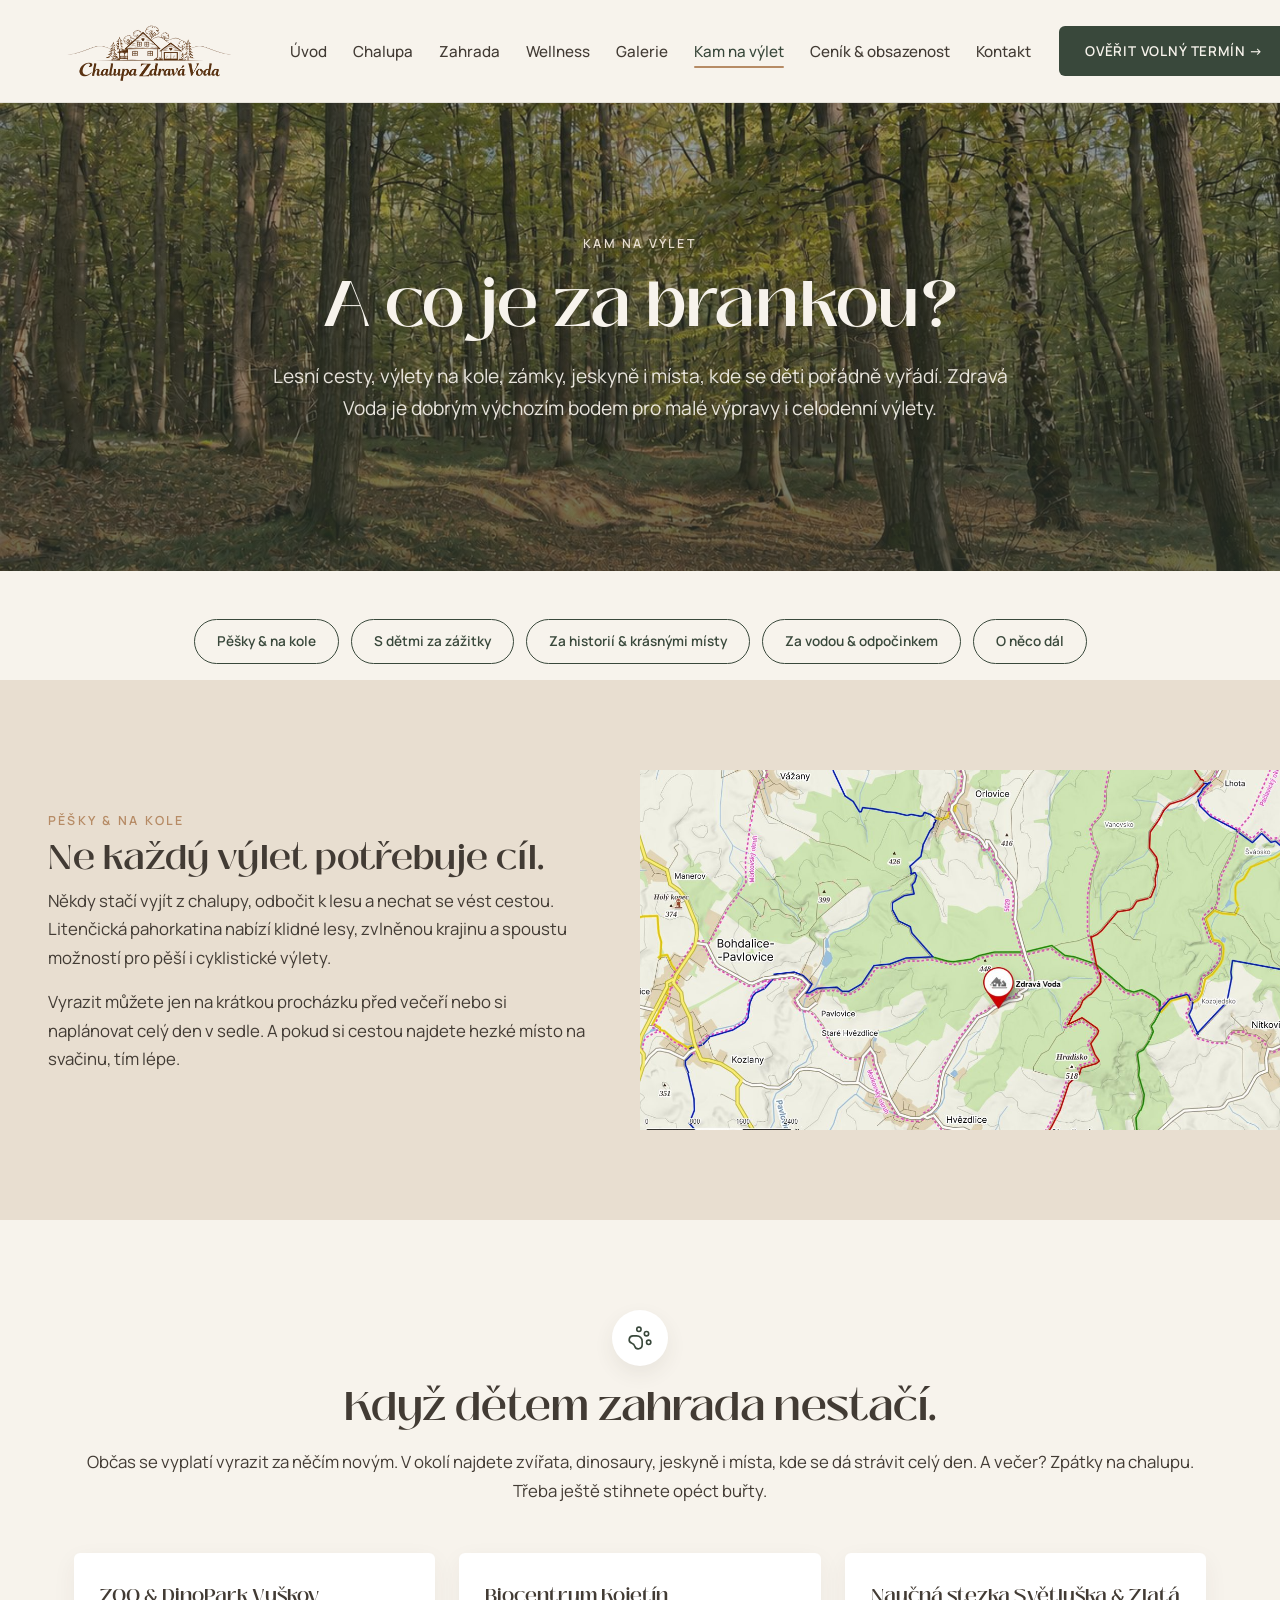
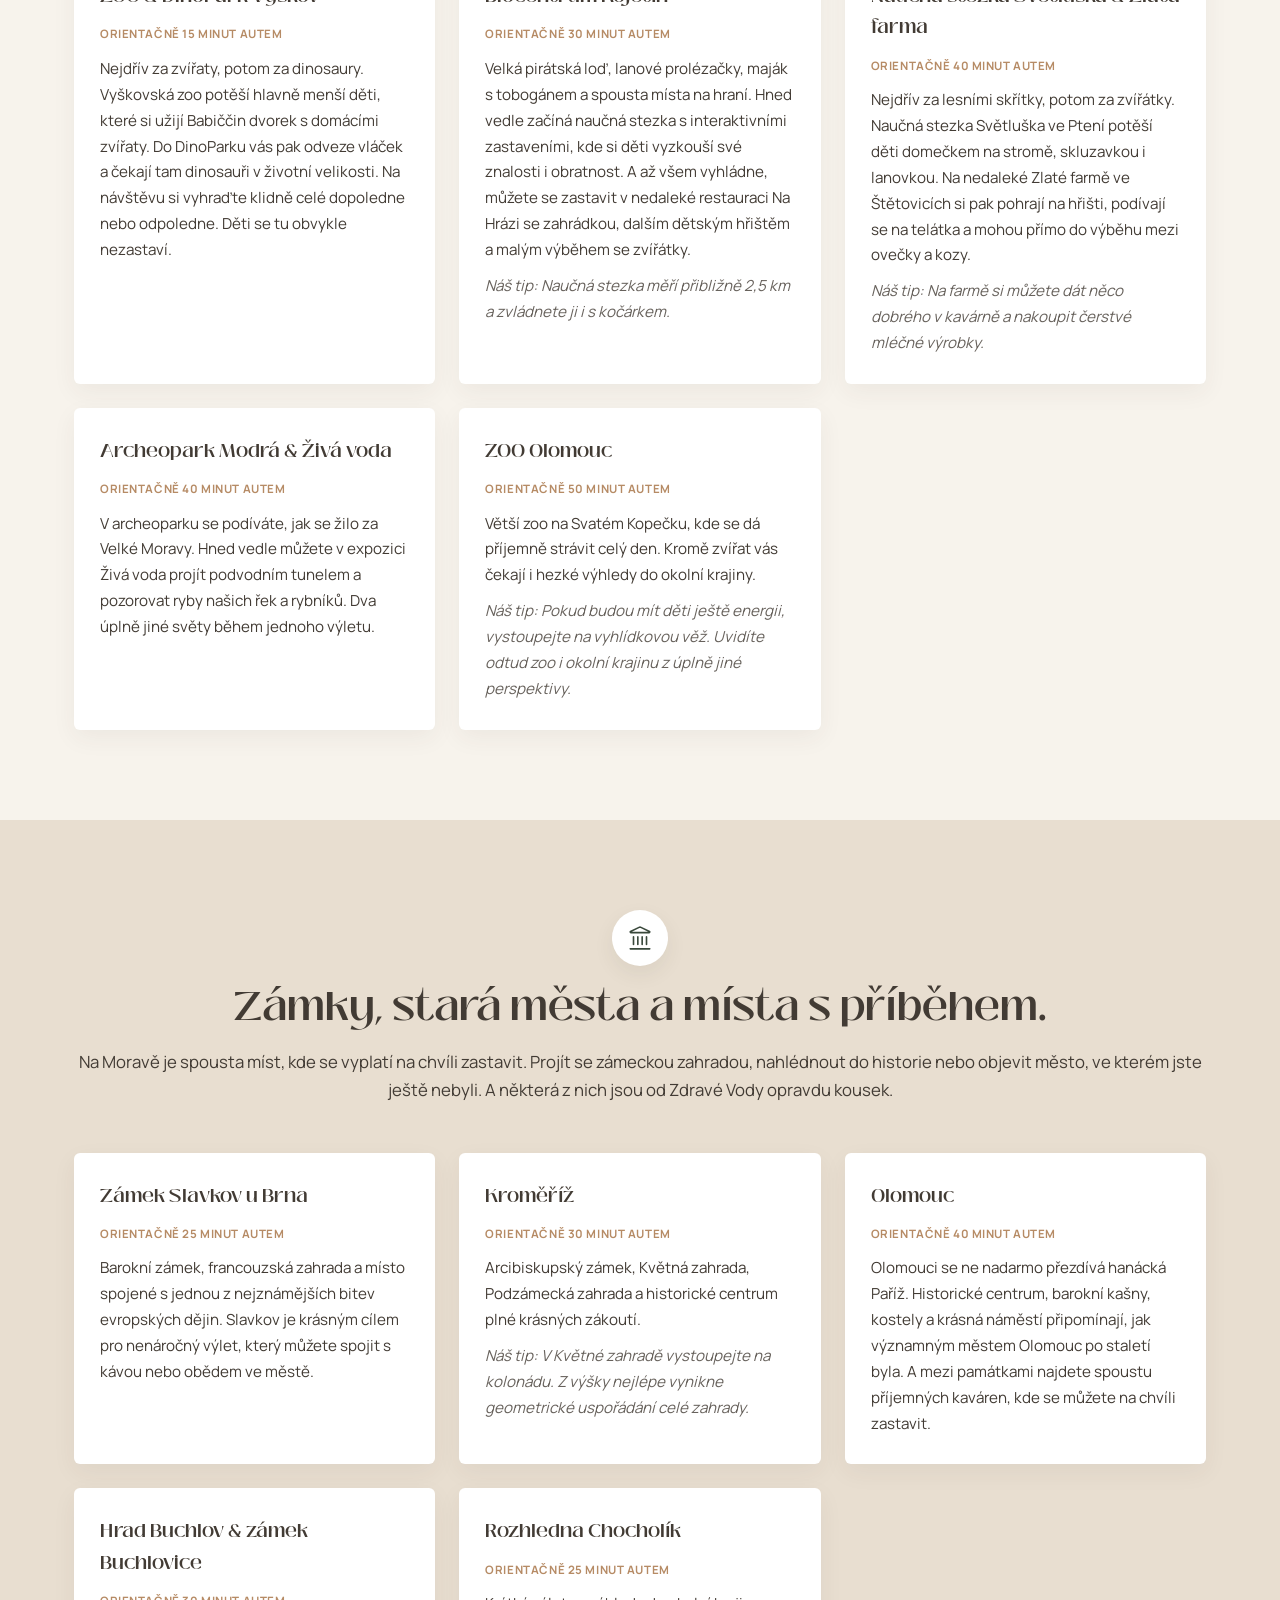
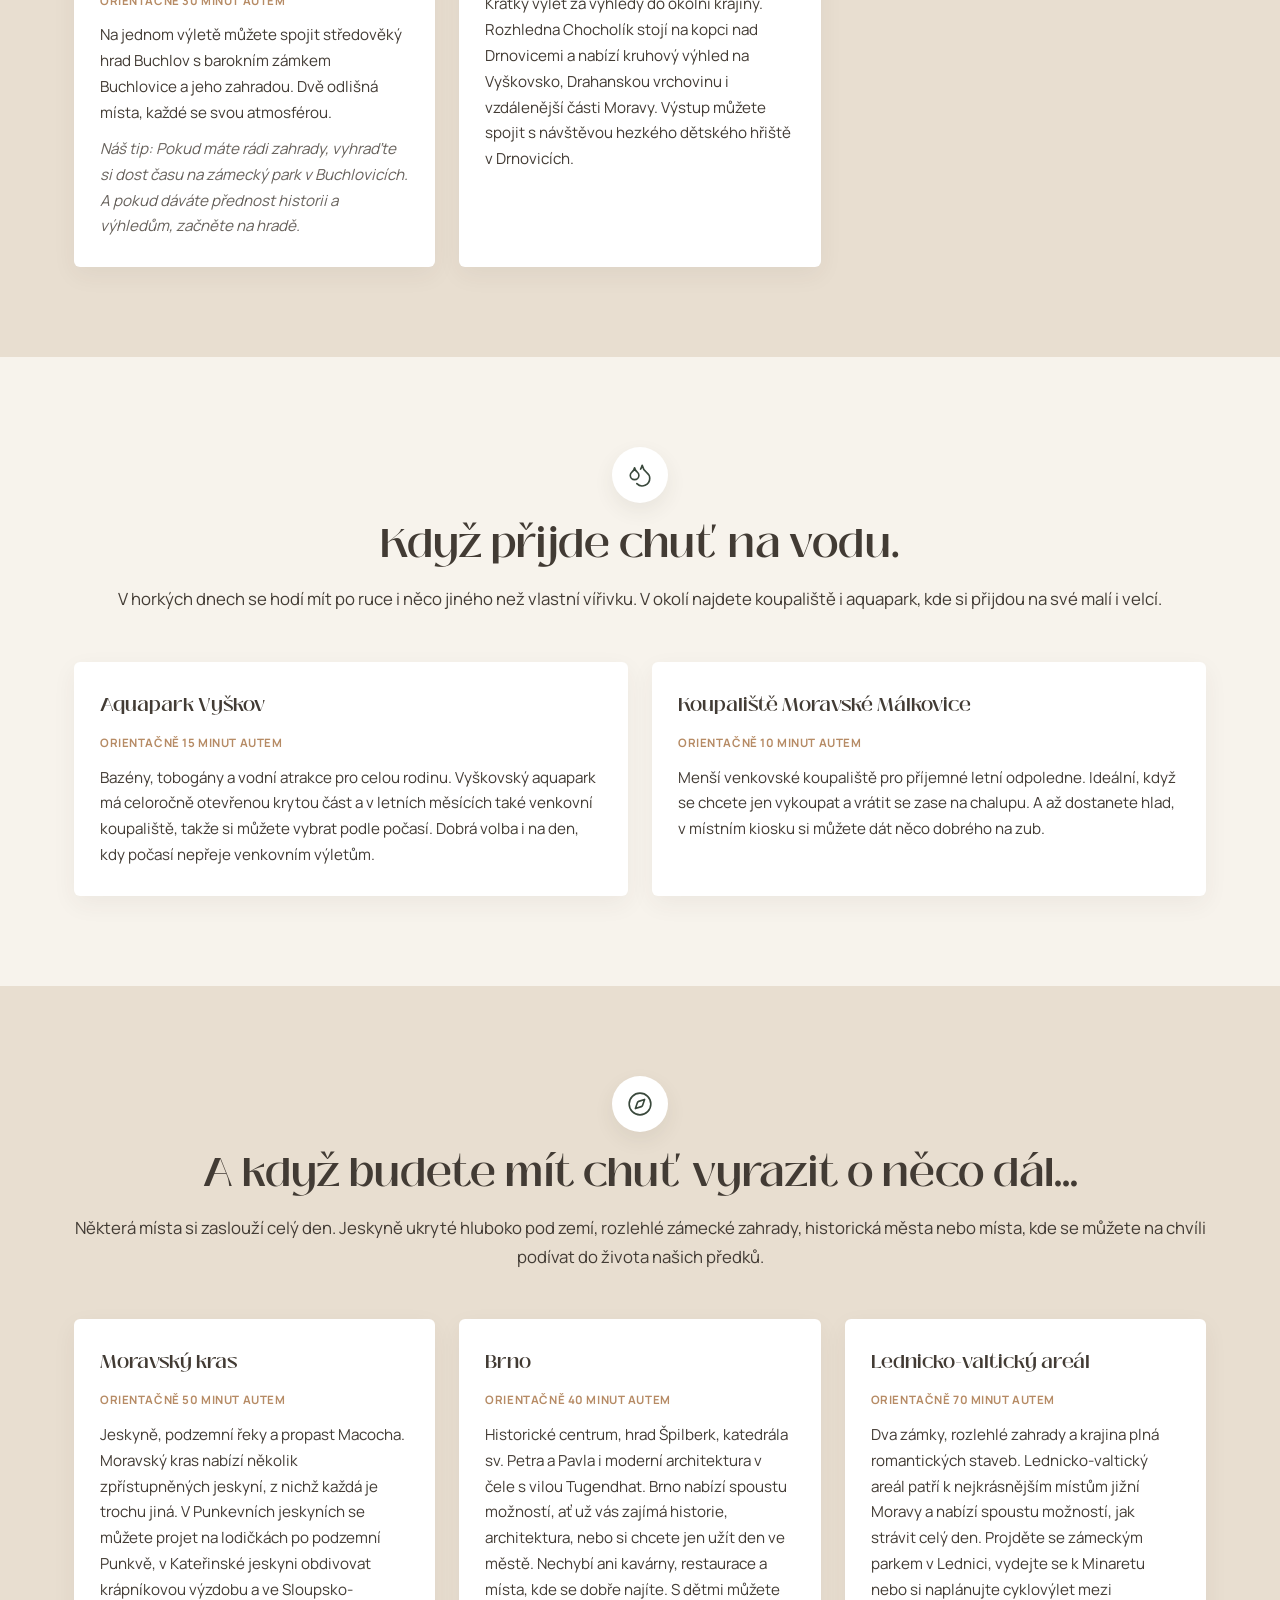
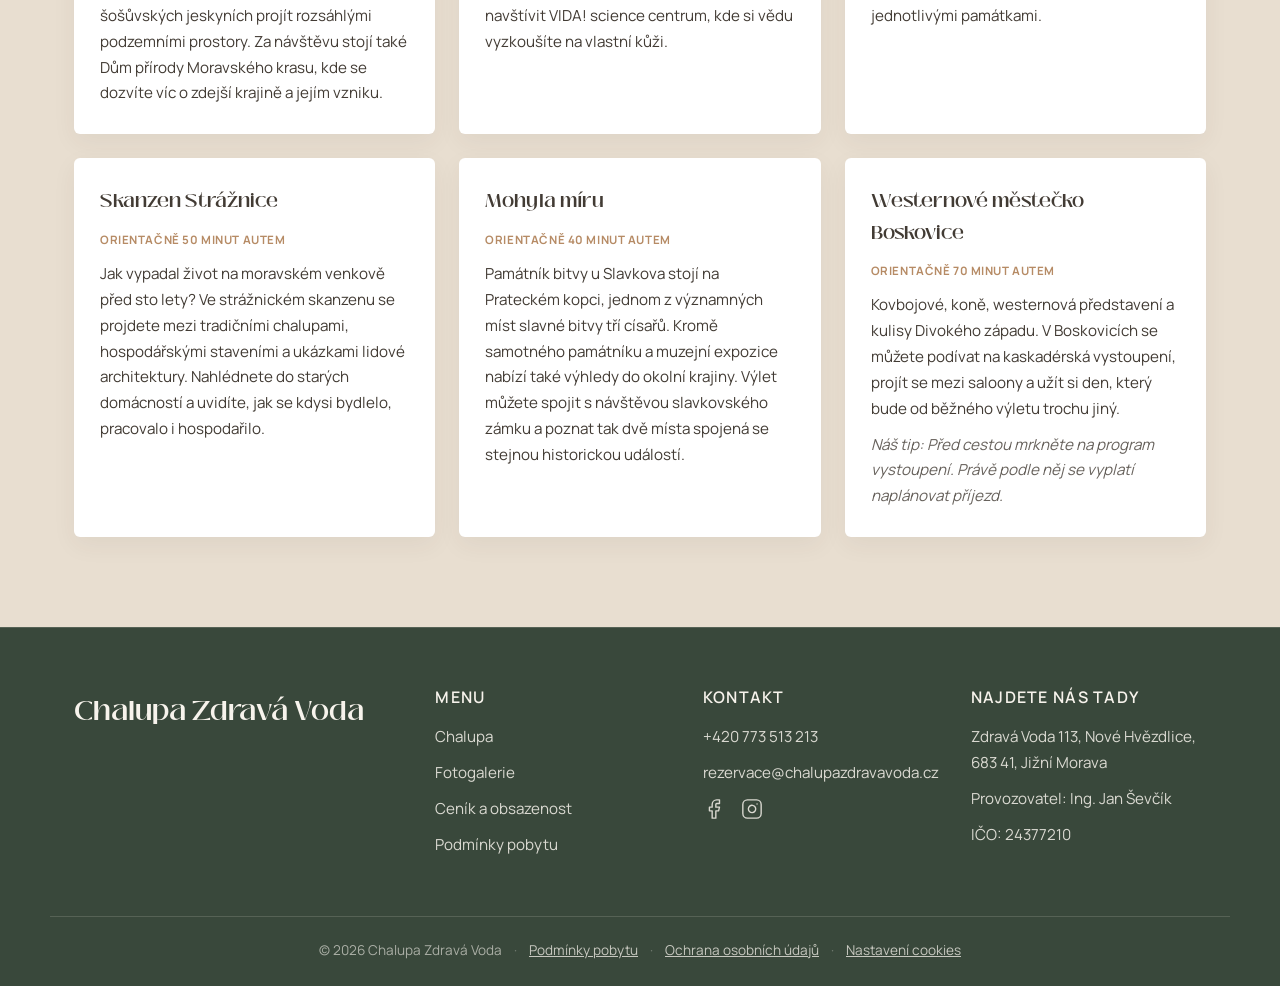
<file: kam-na-vylet.html>
<!DOCTYPE html>
<html lang="cs">
<head>
<meta charset="UTF-8">
<meta name="viewport" content="width=device-width, initial-scale=1.0">
<title>Kam na výlet – Chalupa Zdravá Voda</title>
<meta name="description" content="Tipy na výlety z chalupy Zdravá Voda: pěší a cyklotrasy, výlety s dětmi, hrady a zámky i koupání v okolí Vyškova.">
<link rel="icon" type="image/png" sizes="32x32" href="assets/img/favicon-32.png">
<link rel="apple-touch-icon" href="assets/img/favicon-180.png">
<meta property="og:type" content="website">
<meta property="og:title" content="Kam na výlet – Chalupa Zdravá Voda">
<meta property="og:description" content="Pěší a cyklotrasy, výlety s dětmi, hrady a zámky i koupání v okolí Vyškova.">
<meta property="og:image" content="https://chalupazdravavoda.cz/assets/img/og-image.jpg">
<meta property="og:url" content="https://chalupazdravavoda.cz/kam-na-vylet">
<link rel="preconnect" href="https://fonts.googleapis.com">
<link rel="preconnect" href="https://fonts.gstatic.com" crossorigin>
<link href="https://fonts.googleapis.com/css2?family=Manrope:wght@400;500;600;700;800&display=swap" rel="stylesheet">
<link rel="stylesheet" href="assets/css/style.css">
</head>
<body>

<header class="site-header">
    <div class="container">
        <a href="/" class="logo">
            <img src="assets/img/logo-wide.png" alt="Chalupa Zdravá Voda">
        </a>
        <button class="nav-toggle" id="navToggle" aria-label="Otevřít menu">&#9776;</button>
        <div class="header-right" id="headerRight">
            <nav class="main-nav">
                <ul>
                    <li><a href="/">Úvod</a></li>
                    <li><a href="chalupa">Chalupa</a></li>
                    <li><a href="zahrada">Zahrada</a></li>
                    <li><a href="wellness">Wellness</a></li>
                    <li><a href="galerie">Galerie</a></li>
                    <li><a href="kam-na-vylet" class="active">Kam na výlet</a></li>
                    <li><a href="cenik-a-obsazenost">Ceník &amp; obsazenost</a></li>
                    <li><a href="kontakt">Kontakt</a></li>
                </ul>
            </nav>
            <div class="header-cta">
                <a href="cenik-a-obsazenost" class="btn btn-primary">Ověřit volný termín →</a>
            </div>
        </div>
    </div>
</header>

<section class="hero subpage" style="background-image: url('assets/img/vylety/hero.jpg');">
    <div class="container">
        <span class="eyebrow">Kam na výlet</span>
        <h1>A co je za brankou?</h1>
        <p class="lead">Lesní cesty, výlety na kole, zámky, jeskyně i místa, kde se děti pořádně vyřádí. Zdravá Voda je dobrým výchozím bodem pro malé výpravy i celodenní výlety.</p>
    </div>
</section>

<section class="trip-tags-section">
    <div class="container">
        <div class="trip-tags">
            <a href="#pesky-a-kole" class="trip-tag">Pěšky &amp; na kole</a>
            <a href="#s-detmi" class="trip-tag">S dětmi za zážitky</a>
            <a href="#za-historii" class="trip-tag">Za historií &amp; krásnými místy</a>
            <a href="#za-vodou" class="trip-tag">Za vodou &amp; odpočinkem</a>
            <a href="#o-neco-dal" class="trip-tag">O něco dál</a>
        </div>
    </div>
</section>

<section class="alt" id="pesky-a-kole">
    <div class="bleed-split compact">
        <div class="bleed-text">
            <span class="eyebrow">Pěšky &amp; na kole</span>
            <h3>Ne každý výlet potřebuje cíl.</h3>
            <p>Někdy stačí vyjít z chalupy, odbočit k lesu a nechat se vést cestou. Litenčická pahorkatina nabízí klidné lesy, zvlněnou krajinu a spoustu možností pro pěší i cyklistické výlety.</p>
            <p>Vyrazit můžete jen na krátkou procházku před večeří nebo si naplánovat celý den v sedle. A pokud si cestou najdete hezké místo na svačinu, tím lépe.</p>
        </div>
        <div class="bleed-media">
            <img src="assets/img/vylety/mapa-trasy.jpg" alt="Mapa pěších a cyklistických tras v okolí chalupy Zdravá Voda">
        </div>
    </div>
</section>

<section id="s-detmi">
    <div class="container">
        <div class="section-intro wide">
            <span class="trip-icon">
                <svg xmlns="http://www.w3.org/2000/svg" viewBox="0 0 24 24" fill="none" stroke-linecap="round" stroke-linejoin="round"><circle cx="11" cy="4" r="2" /><circle cx="18" cy="8" r="2" /><circle cx="20" cy="16" r="2" /><path d="M9 10a5 5 0 0 1 5 5v3.5a3.5 3.5 0 0 1-6.84 1.045Q6.52 17.48 4.46 16.84A3.5 3.5 0 0 1 5.5 10Z" /></svg>
            </span>
            <h2>Když dětem zahrada nestačí.</h2>
            <p>Občas se vyplatí vyrazit za něčím novým. V okolí najdete zvířata, dinosaury, jeskyně i místa, kde se dá strávit celý den. A večer? Zpátky na chalupu. Třeba ještě stihnete opéct buřty.</p>
        </div>
        <div class="trip-grid">
            <div class="trip-card">
                <h4>ZOO &amp; DinoPark Vyškov</h4>
                <span class="trip-distance">Orientačně 15 minut autem</span>
                <p>Nejdřív za zvířaty, potom za dinosaury. Vyškovská zoo potěší hlavně menší děti, které si užijí Babiččin dvorek s domácími zvířaty. Do DinoParku vás pak odveze vláček a čekají tam dinosauři v životní velikosti. Na návštěvu si vyhraďte klidně celé dopoledne nebo odpoledne. Děti se tu obvykle nezastaví.</p>
            </div>
            <div class="trip-card">
                <h4>Biocentrum Kojetín</h4>
                <span class="trip-distance">Orientačně 30 minut autem</span>
                <p>Velká pirátská loď, lanové prolézačky, maják s tobogánem a spousta místa na hraní. Hned vedle začíná naučná stezka s interaktivními zastaveními, kde si děti vyzkouší své znalosti i obratnost. A až všem vyhládne, můžete se zastavit v nedaleké restauraci Na Hrázi se zahrádkou, dalším dětským hřištěm a malým výběhem se zvířátky.</p>
                <p class="trip-tip">Náš tip: Naučná stezka měří přibližně 2,5 km a zvládnete ji i s kočárkem.</p>
            </div>
            <div class="trip-card">
                <h4>Naučná stezka Světluška &amp; Zlatá farma</h4>
                <span class="trip-distance">Orientačně 40 minut autem</span>
                <p>Nejdřív za lesními skřítky, potom za zvířátky. Naučná stezka Světluška ve Ptení potěší děti domečkem na stromě, skluzavkou i lanovkou. Na nedaleké Zlaté farmě ve Štětovicích si pak pohrají na hřišti, podívají se na telátka a mohou přímo do výběhu mezi ovečky a kozy.</p>
                <p class="trip-tip">Náš tip: Na farmě si můžete dát něco dobrého v kavárně a nakoupit čerstvé mléčné výrobky.</p>
            </div>
            <div class="trip-card">
                <h4>Archeopark Modrá &amp; Živá voda</h4>
                <span class="trip-distance">Orientačně 40 minut autem</span>
                <p>V archeoparku se podíváte, jak se žilo za Velké Moravy. Hned vedle můžete v expozici Živá voda projít podvodním tunelem a pozorovat ryby našich řek a rybníků. Dva úplně jiné světy během jednoho výletu.</p>
            </div>
            <div class="trip-card">
                <h4>ZOO Olomouc</h4>
                <span class="trip-distance">Orientačně 50 minut autem</span>
                <p>Větší zoo na Svatém Kopečku, kde se dá příjemně strávit celý den. Kromě zvířat vás čekají i hezké výhledy do okolní krajiny.</p>
                <p class="trip-tip">Náš tip: Pokud budou mít děti ještě energii, vystoupejte na vyhlídkovou věž. Uvidíte odtud zoo i okolní krajinu z úplně jiné perspektivy.</p>
            </div>
        </div>
    </div>
</section>

<section class="alt" id="za-historii">
    <div class="container">
        <div class="section-intro wide">
            <span class="trip-icon">
                <svg xmlns="http://www.w3.org/2000/svg" viewBox="0 0 24 24" fill="none" stroke-linecap="round" stroke-linejoin="round"><path d="M10 18v-7" /><path d="M11.119 2.205a2 2 0 0 1 1.762 0l7.84 3.846A.5.5 0 0 1 20.5 7h-17a.5.5 0 0 1-.22-.949z" /><path d="M14 18v-7" /><path d="M18 18v-7" /><path d="M3 22h18" /><path d="M6 18v-7" /></svg>
            </span>
            <h2>Zámky, stará města a místa s příběhem.</h2>
            <p>Na Moravě je spousta míst, kde se vyplatí na chvíli zastavit. Projít se zámeckou zahradou, nahlédnout do historie nebo objevit město, ve kterém jste ještě nebyli. A některá z nich jsou od Zdravé Vody opravdu kousek.</p>
        </div>
        <div class="trip-grid">
            <div class="trip-card">
                <h4>Zámek Slavkov u Brna</h4>
                <span class="trip-distance">Orientačně 25 minut autem</span>
                <p>Barokní zámek, francouzská zahrada a místo spojené s jednou z nejznámějších bitev evropských dějin. Slavkov je krásným cílem pro nenáročný výlet, který můžete spojit s kávou nebo obědem ve městě.</p>
            </div>
            <div class="trip-card">
                <h4>Kroměříž</h4>
                <span class="trip-distance">Orientačně 30 minut autem</span>
                <p>Arcibiskupský zámek, Květná zahrada, Podzámecká zahrada a historické centrum plné krásných zákoutí.</p>
                <p class="trip-tip">Náš tip: V Květné zahradě vystoupejte na kolonádu. Z výšky nejlépe vynikne geometrické uspořádání celé zahrady.</p>
            </div>
            <div class="trip-card">
                <h4>Olomouc</h4>
                <span class="trip-distance">Orientačně 40 minut autem</span>
                <p>Olomouci se ne nadarmo přezdívá hanácká Paříž. Historické centrum, barokní kašny, kostely a krásná náměstí připomínají, jak významným městem Olomouc po staletí byla. A mezi památkami najdete spoustu příjemných kaváren, kde se můžete na chvíli zastavit.</p>
            </div>
            <div class="trip-card">
                <h4>Hrad Buchlov &amp; zámek Buchlovice</h4>
                <span class="trip-distance">Orientačně 30 minut autem</span>
                <p>Na jednom výletě můžete spojit středověký hrad Buchlov s barokním zámkem Buchlovice a jeho zahradou. Dvě odlišná místa, každé se svou atmosférou.</p>
                <p class="trip-tip">Náš tip: Pokud máte rádi zahrady, vyhraďte si dost času na zámecký park v Buchlovicích. A pokud dáváte přednost historii a výhledům, začněte na hradě.</p>
            </div>
            <div class="trip-card">
                <h4>Rozhledna Chocholík</h4>
                <span class="trip-distance">Orientačně 25 minut autem</span>
                <p>Krátký výlet za výhledy do okolní krajiny. Rozhledna Chocholík stojí na kopci nad Drnovicemi a nabízí kruhový výhled na Vyškovsko, Drahanskou vrchovinu i vzdálenější části Moravy. Výstup můžete spojit s návštěvou hezkého dětského hřiště v Drnovicích.</p>
            </div>
        </div>
    </div>
</section>

<section id="za-vodou">
    <div class="container">
        <div class="section-intro wide">
            <span class="trip-icon">
                <svg xmlns="http://www.w3.org/2000/svg" viewBox="0 0 24 24" fill="none" stroke-linecap="round" stroke-linejoin="round"><path d="M7 16.3c2.2 0 4-1.83 4-4.05 0-1.16-.57-2.26-1.71-3.19S7.29 6.75 7 5.3c-.29 1.45-1.14 2.84-2.29 3.76S3 11.1 3 12.25c0 2.22 1.8 4.05 4 4.05z" /><path d="M12.56 6.6A10.97 10.97 0 0 0 14 3.02c.5 2.5 2 4.9 4 6.5s3 3.5 3 5.5a6.98 6.98 0 0 1-11.91 4.97" /></svg>
            </span>
            <h2>Když přijde chuť na vodu.</h2>
            <p>V horkých dnech se hodí mít po ruce i něco jiného než vlastní vířivku. V okolí najdete koupaliště i aquapark, kde si přijdou na své malí i velcí.</p>
        </div>
        <div class="trip-grid">
            <div class="trip-card">
                <h4>Aquapark Vyškov</h4>
                <span class="trip-distance">Orientačně 15 minut autem</span>
                <p>Bazény, tobogány a vodní atrakce pro celou rodinu. Vyškovský aquapark má celoročně otevřenou krytou část a v letních měsících také venkovní koupaliště, takže si můžete vybrat podle počasí. Dobrá volba i na den, kdy počasí nepřeje venkovním výletům.</p>
            </div>
            <div class="trip-card">
                <h4>Koupaliště Moravské Málkovice</h4>
                <span class="trip-distance">Orientačně 10 minut autem</span>
                <p>Menší venkovské koupaliště pro příjemné letní odpoledne. Ideální, když se chcete jen vykoupat a vrátit se zase na chalupu. A až dostanete hlad, v místním kiosku si můžete dát něco dobrého na zub.</p>
            </div>
        </div>
    </div>
</section>

<section class="alt" id="o-neco-dal">
    <div class="container">
        <div class="section-intro wide">
            <span class="trip-icon">
                <svg xmlns="http://www.w3.org/2000/svg" viewBox="0 0 24 24" fill="none" stroke-linecap="round" stroke-linejoin="round"><circle cx="12" cy="12" r="10" /><path d="m16.24 7.76-1.804 5.411a2 2 0 0 1-1.265 1.265L7.76 16.24l1.804-5.411a2 2 0 0 1 1.265-1.265z" /></svg>
            </span>
            <h2>A když budete mít chuť vyrazit o něco dál&hellip;</h2>
            <p>Některá místa si zaslouží celý den. Jeskyně ukryté hluboko pod zemí, rozlehlé zámecké zahrady, historická města nebo místa, kde se můžete na chvíli podívat do života našich předků.</p>
        </div>
        <div class="trip-grid">
            <div class="trip-card">
                <h4>Moravský kras</h4>
                <span class="trip-distance">Orientačně 50 minut autem</span>
                <p>Jeskyně, podzemní řeky a propast Macocha. Moravský kras nabízí několik zpřístupněných jeskyní, z nichž každá je trochu jiná. V Punkevních jeskyních se můžete projet na lodičkách po podzemní Punkvě, v Kateřinské jeskyni obdivovat krápníkovou výzdobu a ve Sloupsko-šošůvských jeskyních projít rozsáhlými podzemními prostory. Za návštěvu stojí také Dům přírody Moravského krasu, kde se dozvíte víc o zdejší krajině a jejím vzniku.</p>
            </div>
            <div class="trip-card">
                <h4>Brno</h4>
                <span class="trip-distance">Orientačně 40 minut autem</span>
                <p>Historické centrum, hrad Špilberk, katedrála sv. Petra a Pavla i moderní architektura v čele s vilou Tugendhat. Brno nabízí spoustu možností, ať už vás zajímá historie, architektura, nebo si chcete jen užít den ve městě. Nechybí ani kavárny, restaurace a místa, kde se dobře najíte. S dětmi můžete navštívit VIDA! science centrum, kde si vědu vyzkoušíte na vlastní kůži.</p>
            </div>
            <div class="trip-card">
                <h4>Lednicko-valtický areál</h4>
                <span class="trip-distance">Orientačně 70 minut autem</span>
                <p>Dva zámky, rozlehlé zahrady a krajina plná romantických staveb. Lednicko-valtický areál patří k nejkrásnějším místům jižní Moravy a nabízí spoustu možností, jak strávit celý den. Projděte se zámeckým parkem v Lednici, vydejte se k Minaretu nebo si naplánujte cyklovýlet mezi jednotlivými památkami.</p>
            </div>
            <div class="trip-card">
                <h4>Skanzen Strážnice</h4>
                <span class="trip-distance">Orientačně 50 minut autem</span>
                <p>Jak vypadal život na moravském venkově před sto lety? Ve strážnickém skanzenu se projdete mezi tradičními chalupami, hospodářskými staveními a ukázkami lidové architektury. Nahlédnete do starých domácností a uvidíte, jak se kdysi bydlelo, pracovalo i hospodařilo.</p>
            </div>
            <div class="trip-card">
                <h4>Mohyla míru</h4>
                <span class="trip-distance">Orientačně 40 minut autem</span>
                <p>Památník bitvy u Slavkova stojí na Prateckém kopci, jednom z významných míst slavné bitvy tří císařů. Kromě samotného památníku a muzejní expozice nabízí také výhledy do okolní krajiny. Výlet můžete spojit s návštěvou slavkovského zámku a poznat tak dvě místa spojená se stejnou historickou událostí.</p>
            </div>
            <div class="trip-card">
                <h4>Westernové městečko Boskovice</h4>
                <span class="trip-distance">Orientačně 70 minut autem</span>
                <p>Kovbojové, koně, westernová představení a kulisy Divokého západu. V Boskovicích se můžete podívat na kaskadérská vystoupení, projít se mezi saloony a užít si den, který bude od běžného výletu trochu jiný.</p>
                <p class="trip-tip">Náš tip: Před cestou mrkněte na program vystoupení. Právě podle něj se vyplatí naplánovat příjezd.</p>
            </div>
        </div>
    </div>
</section>

<footer class="site-footer">
    <div class="container">
        <div class="footer-brand">
            <p class="footer-wordmark">Chalupa Zdravá Voda</p>
        </div>
        <div>
            <h3>Menu</h3>
            <ul>
                <li><a href="chalupa">Chalupa</a></li>
                <li><a href="galerie">Fotogalerie</a></li>
                <li><a href="cenik-a-obsazenost">Ceník a obsazenost</a></li>
                <li><a href="podminky-pobytu">Podmínky pobytu</a></li>
            </ul>
        </div>
        <div>
            <h3>Kontakt</h3>
            <ul>
                <li><a href="tel:+420773513213">+420 773 513 213</a></li>
                <li><a href="mailto:rezervace@chalupazdravavoda.cz">rezervace@chalupazdravavoda.cz</a></li>
            </ul>
            <div class="social-icons">
                <a href="https://www.facebook.com/people/Chalupa-Zdrav%C3%A1-Voda/61594875795690/" target="_blank" rel="noopener" aria-label="Facebook"><svg xmlns="http://www.w3.org/2000/svg" viewBox="0 0 24 24" fill="none" stroke-linecap="round" stroke-linejoin="round"><path d="M18 2h-3a5 5 0 0 0-5 5v3H7v4h3v8h4v-8h3l1-4h-4V7a1 1 0 0 1 1-1h3z" /></svg></a>
                <a href="https://www.instagram.com/chalupazdravavoda/" target="_blank" rel="noopener" aria-label="Instagram"><svg xmlns="http://www.w3.org/2000/svg" viewBox="0 0 24 24" fill="none" stroke-linecap="round" stroke-linejoin="round"><rect width="20" height="20" x="2" y="2" rx="5" ry="5" /><path d="M16 11.37A4 4 0 1 1 12.63 8 4 4 0 0 1 16 11.37z" /><line x1="17.5" x2="17.51" y1="6.5" y2="6.5" /></svg></a>
            </div>
        </div>
        <div>
            <h3>Najdete nás tady</h3>
            <ul>
                <li>Zdravá Voda 113, Nové Hvězdlice, 683 41, Jižní Morava</li>
                <li>Provozovatel: Ing. Jan Ševčík</li>
                <li>IČO: 24377210</li>
            </ul>
        </div>
    </div>
    <div class="footer-bottom">
        <div class="footer-legal">
            <span>&copy; 2026 Chalupa Zdravá Voda</span>
            <span class="sep">·</span><a href="podminky-pobytu">Podmínky pobytu</a>
            <span class="sep">·</span><a href="ochrana-osobnich-udaju">Ochrana osobních údajů</a>
            <span class="sep">·</span><a href="cookies">Nastavení cookies</a>
        </div>
    </div>
</footer>

<script src="assets/js/main.js"></script>
</body>
</html>
</file>
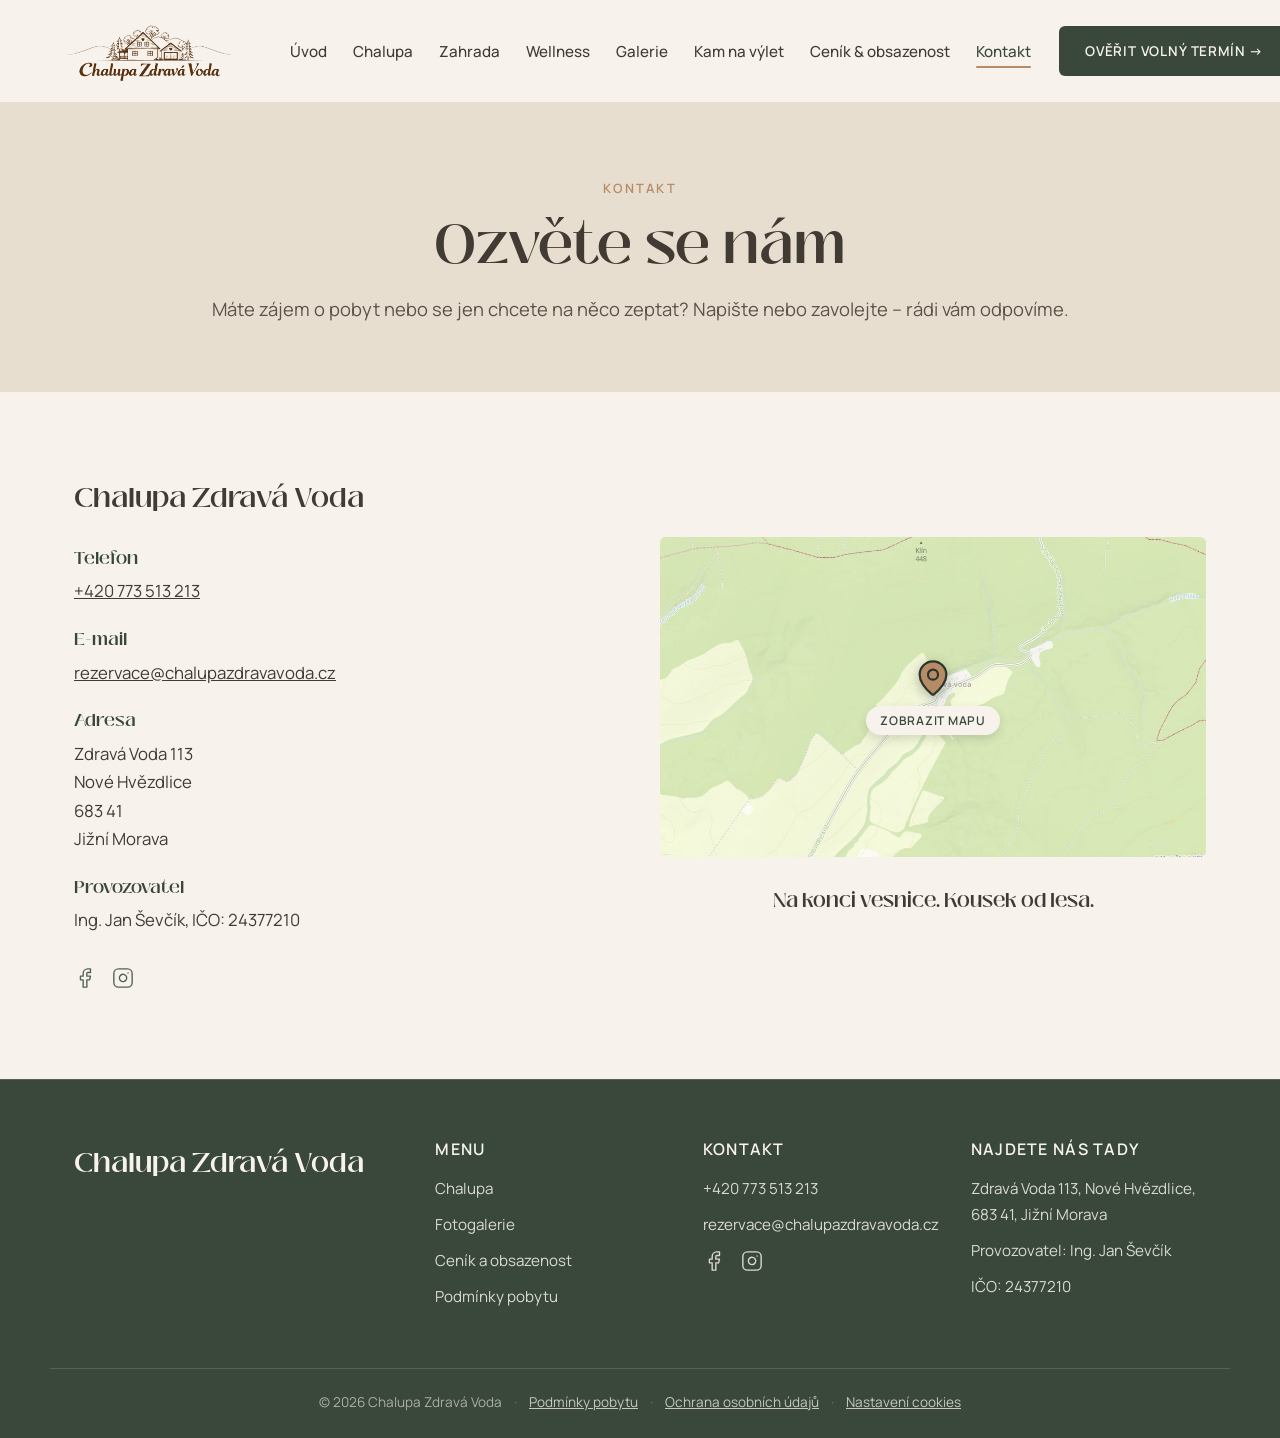
<file: kontakt.html>
<!DOCTYPE html>
<html lang="cs">
<head>
<meta charset="UTF-8">
<meta name="viewport" content="width=device-width, initial-scale=1.0">
<title>Kontakt – Chalupa Zdravá Voda</title>
<meta name="description" content="Chalupa Zdravá Voda – útulné ubytování na venkově, venkovní zázemí, sauna a vířivka.">
<link rel="icon" type="image/png" sizes="32x32" href="assets/img/favicon-32.png">
<link rel="apple-touch-icon" href="assets/img/favicon-180.png">
<meta property="og:type" content="website">
<meta property="og:title" content="Kontakt – Chalupa Zdravá Voda">
<meta property="og:description" content="Útulné ubytování na venkově, venkovní zázemí, sauna a vířivka. Ozvěte se nám telefonicky nebo e-mailem.">
<meta property="og:image" content="https://chalupazdravavoda.cz/assets/img/og-image.jpg">
<meta property="og:url" content="https://chalupazdravavoda.cz/kontakt">
<link rel="preconnect" href="https://fonts.googleapis.com">
<link rel="preconnect" href="https://fonts.gstatic.com" crossorigin>
<link href="https://fonts.googleapis.com/css2?family=Manrope:wght@400;500;600;700;800&display=swap" rel="stylesheet">
<link rel="stylesheet" href="assets/css/style.css">
</head>
<body>

<header class="site-header">
    <div class="container">
        <a href="/" class="logo">
            <img src="assets/img/logo-wide.png" alt="Chalupa Zdravá Voda">
        </a>
        <button class="nav-toggle" id="navToggle" aria-label="Otevřít menu">&#9776;</button>
        <div class="header-right" id="headerRight">
            <nav class="main-nav">
                <ul>
                    <li><a href="/">Úvod</a></li>
                    <li><a href="chalupa">Chalupa</a></li>
                    <li><a href="zahrada">Zahrada</a></li>
                    <li><a href="wellness">Wellness</a></li>
                    <li><a href="galerie">Galerie</a></li>
                    <li><a href="kam-na-vylet">Kam na výlet</a></li>
                    <li><a href="cenik-a-obsazenost">Ceník &amp; obsazenost</a></li>
                    <li><a href="kontakt" class="active">Kontakt</a></li>
                </ul>
            </nav>
            <div class="header-cta">
                <a href="cenik-a-obsazenost" class="btn btn-primary">Ověřit volný termín →</a>
            </div>
        </div>
    </div>
</header>

<section class="page-hero slightly-compact">
    <div class="container">
        <span class="subtitle">Kontakt</span>
        <h1>Ozvěte se nám</h1>
        <p class="lead">Máte zájem o pobyt nebo se jen chcete na něco zeptat? Napište nebo zavolejte – rádi vám odpovíme.</p>
    </div>
</section>

<section>
    <div class="container">
        <div class="contact-grid">
            <div>
                <h3 class="contact-name">Chalupa Zdravá Voda</h3>
                <div class="contact-item">
                    <strong>Telefon</strong>
                    <a href="tel:+420773513213">+420 773 513 213</a>
                </div>
                <div class="contact-item">
                    <strong>E-mail</strong>
                    <a href="mailto:rezervace@chalupazdravavoda.cz">rezervace@chalupazdravavoda.cz</a>
                </div>
                <div class="contact-item">
                    <strong>Adresa</strong>
                    <p>Zdravá Voda 113<br>Nové Hvězdlice<br>683 41<br>Jižní Morava</p>
                </div>
                <div class="contact-item">
                    <strong>Provozovatel</strong>
                    <p>Ing. Jan Ševčík, IČO: 24377210</p>
                </div>
                <div class="social-icons on-light spaced">
                    <a href="https://www.facebook.com/people/Chalupa-Zdrav%C3%A1-Voda/61594875795690/" target="_blank" rel="noopener" aria-label="Facebook"><svg xmlns="http://www.w3.org/2000/svg" viewBox="0 0 24 24" fill="none" stroke-linecap="round" stroke-linejoin="round"><path d="M18 2h-3a5 5 0 0 0-5 5v3H7v4h3v8h4v-8h3l1-4h-4V7a1 1 0 0 1 1-1h3z" /></svg></a>
                    <a href="https://www.instagram.com/chalupazdravavoda/" target="_blank" rel="noopener" aria-label="Instagram"><svg xmlns="http://www.w3.org/2000/svg" viewBox="0 0 24 24" fill="none" stroke-linecap="round" stroke-linejoin="round"><rect width="20" height="20" x="2" y="2" rx="5" ry="5" /><path d="M16 11.37A4 4 0 1 1 12.63 8 4 4 0 0 1 16 11.37z" /><line x1="17.5" x2="17.51" y1="6.5" y2="6.5" /></svg></a>
                </div>
            </div>

            <div>
                <div class="map-embed map-facade" data-map-src="https://www.openstreetmap.org/export/embed.html?bbox=17.0982325%2C49.2067374%2C17.1062325%2C49.2117374&amp;layer=mapnik&amp;marker=49.2092374%2C17.1022325" style="background-image: url('assets/img/kontakt-mapa-nahled.jpg');">
                    <button class="map-facade-btn" aria-label="Zobrazit mapu">
                        <svg xmlns="http://www.w3.org/2000/svg" viewBox="0 0 24 24" fill="none" stroke-linecap="round" stroke-linejoin="round"><path d="M20 10c0 4.993-5.539 10.193-7.399 11.799a1 1 0 0 1-1.202 0C9.539 20.193 4 14.993 4 10a8 8 0 0 1 16 0" /><circle cx="12" cy="10" r="3" /></svg>
                        <span>Zobrazit mapu</span>
                    </button>
                </div>
                <p class="map-caption">Na konci vesnice. Kousek od lesa.</p>
            </div>
        </div>
    </div>
</section>

<footer class="site-footer">
    <div class="container">
        <div class="footer-brand">
            <p class="footer-wordmark">Chalupa Zdravá Voda</p>
        </div>
        <div>
            <h3>Menu</h3>
            <ul>
                <li><a href="chalupa">Chalupa</a></li>
                <li><a href="galerie">Fotogalerie</a></li>
                <li><a href="cenik-a-obsazenost">Ceník a obsazenost</a></li>
                <li><a href="podminky-pobytu">Podmínky pobytu</a></li>
            </ul>
        </div>
        <div>
            <h3>Kontakt</h3>
            <ul>
                <li><a href="tel:+420773513213">+420 773 513 213</a></li>
                <li><a href="mailto:rezervace@chalupazdravavoda.cz">rezervace@chalupazdravavoda.cz</a></li>
            </ul>
            <div class="social-icons">
                <a href="https://www.facebook.com/people/Chalupa-Zdrav%C3%A1-Voda/61594875795690/" target="_blank" rel="noopener" aria-label="Facebook"><svg xmlns="http://www.w3.org/2000/svg" viewBox="0 0 24 24" fill="none" stroke-linecap="round" stroke-linejoin="round"><path d="M18 2h-3a5 5 0 0 0-5 5v3H7v4h3v8h4v-8h3l1-4h-4V7a1 1 0 0 1 1-1h3z" /></svg></a>
                <a href="https://www.instagram.com/chalupazdravavoda/" target="_blank" rel="noopener" aria-label="Instagram"><svg xmlns="http://www.w3.org/2000/svg" viewBox="0 0 24 24" fill="none" stroke-linecap="round" stroke-linejoin="round"><rect width="20" height="20" x="2" y="2" rx="5" ry="5" /><path d="M16 11.37A4 4 0 1 1 12.63 8 4 4 0 0 1 16 11.37z" /><line x1="17.5" x2="17.51" y1="6.5" y2="6.5" /></svg></a>
            </div>
        </div>
        <div>
            <h3>Najdete nás tady</h3>
            <ul>
                <li>Zdravá Voda 113, Nové Hvězdlice, 683 41, Jižní Morava</li>
                <li>Provozovatel: Ing. Jan Ševčík</li>
                <li>IČO: 24377210</li>
            </ul>
        </div>
    </div>
    <div class="footer-bottom">
        <div class="footer-legal">
            <span>&copy; 2026 Chalupa Zdravá Voda</span>
            <span class="sep">·</span><a href="podminky-pobytu">Podmínky pobytu</a>
            <span class="sep">·</span><a href="ochrana-osobnich-udaju">Ochrana osobních údajů</a>
            <span class="sep">·</span><a href="cookies">Nastavení cookies</a>
        </div>
    </div>
</footer>

<script src="assets/js/main.js"></script>
</body>
</html>
</file>
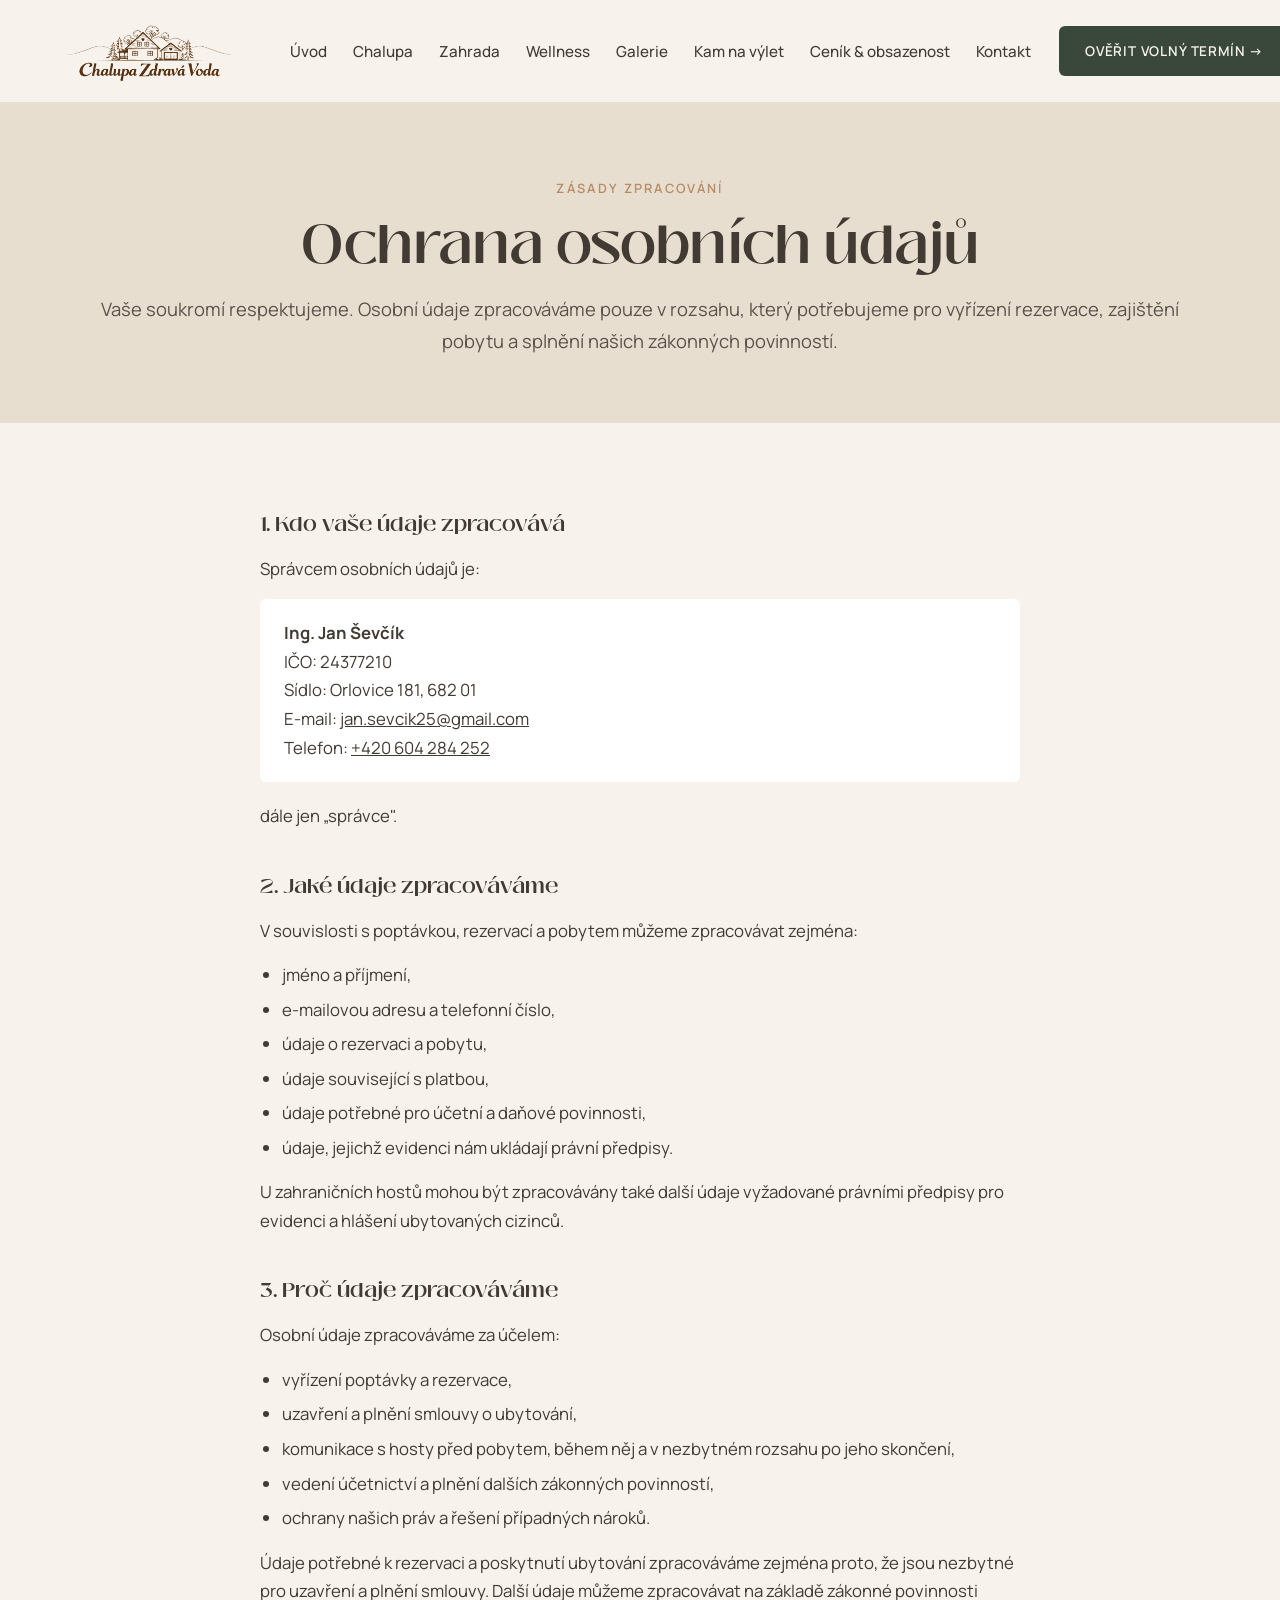
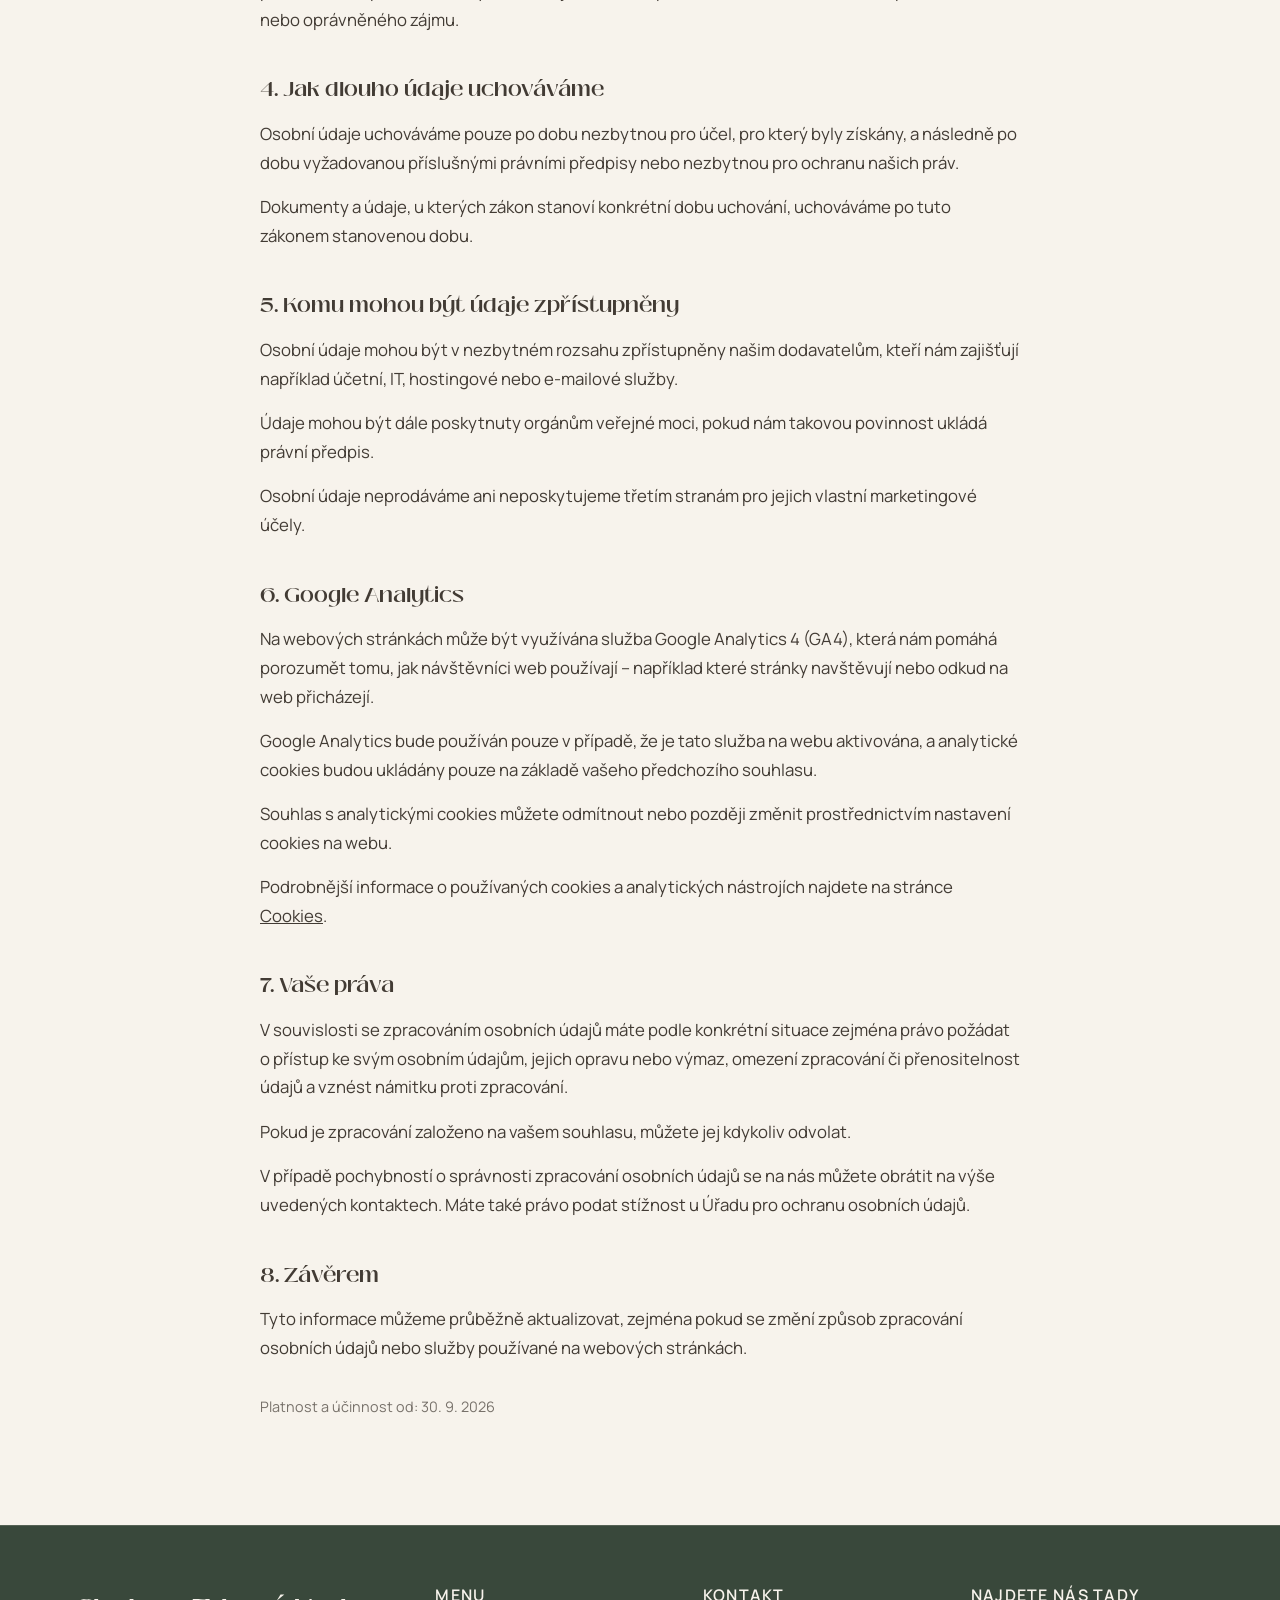
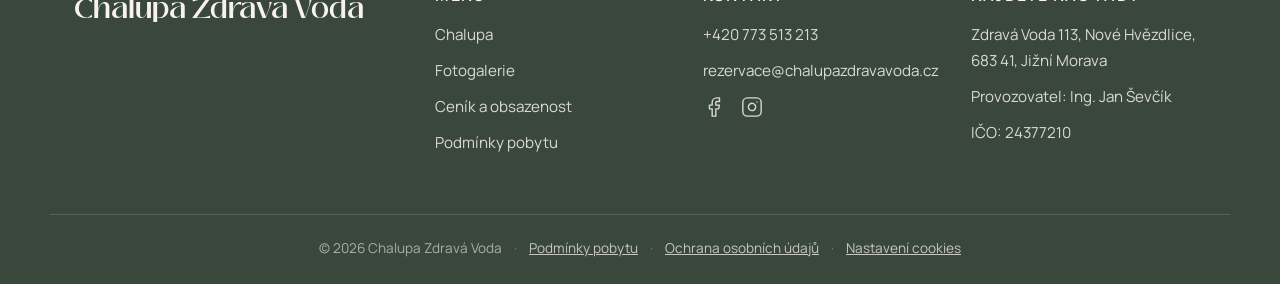
<file: ochrana-osobnich-udaju.html>
<!DOCTYPE html>
<html lang="cs">
<head>
<meta charset="UTF-8">
<meta name="viewport" content="width=device-width, initial-scale=1.0">
<title>Ochrana osobních údajů – Chalupa Zdravá Voda</title>
<meta name="description" content="Zásady zpracování osobních údajů na webu chalupy Zdravá Voda.">
<link rel="icon" type="image/png" sizes="32x32" href="assets/img/favicon-32.png">
<link rel="apple-touch-icon" href="assets/img/favicon-180.png">
<meta property="og:type" content="website">
<meta property="og:title" content="Ochrana osobních údajů – Chalupa Zdravá Voda">
<meta property="og:description" content="Zásady zpracování osobních údajů na webu chalupy Zdravá Voda.">
<meta property="og:image" content="https://chalupazdravavoda.cz/assets/img/og-image.jpg">
<meta property="og:url" content="https://chalupazdravavoda.cz/ochrana-osobnich-udaju">
<link rel="preconnect" href="https://fonts.googleapis.com">
<link rel="preconnect" href="https://fonts.gstatic.com" crossorigin>
<link href="https://fonts.googleapis.com/css2?family=Manrope:wght@400;500;600;700;800&display=swap" rel="stylesheet">
<link rel="stylesheet" href="assets/css/style.css">
</head>
<body>

<header class="site-header">
    <div class="container">
        <a href="/" class="logo">
            <img src="assets/img/logo-wide.png" alt="Chalupa Zdravá Voda">
        </a>
        <button class="nav-toggle" id="navToggle" aria-label="Otevřít menu">&#9776;</button>
        <div class="header-right" id="headerRight">
            <nav class="main-nav">
                <ul>
                    <li><a href="/">Úvod</a></li>
                    <li><a href="chalupa">Chalupa</a></li>
                    <li><a href="zahrada">Zahrada</a></li>
                    <li><a href="wellness">Wellness</a></li>
                    <li><a href="galerie">Galerie</a></li>
                    <li><a href="kam-na-vylet">Kam na výlet</a></li>
                    <li><a href="cenik-a-obsazenost">Ceník &amp; obsazenost</a></li>
                    <li><a href="kontakt">Kontakt</a></li>
                </ul>
            </nav>
            <div class="header-cta">
                <a href="cenik-a-obsazenost" class="btn btn-primary">Ověřit volný termín →</a>
            </div>
        </div>
    </div>
</header>

<section class="page-hero slightly-compact">
    <div class="container">
        <span class="subtitle">Zásady zpracování</span>
        <h1>Ochrana osobních údajů</h1>
        <p class="lead">Vaše soukromí respektujeme. Osobní údaje zpracováváme pouze v rozsahu, který potřebujeme pro vyřízení rezervace, zajištění pobytu a splnění našich zákonných povinností.</p>
    </div>
</section>

<section>
    <div class="container">
        <div class="legal-content">

            <h2>1. Kdo vaše údaje zpracovává</h2>
            <p>Správcem osobních údajů je:</p>
            <div class="contact-block">
                <p><strong>Ing. Jan Ševčík</strong><br>
                IČO: 24377210<br>
                Sídlo: Orlovice 181, 682 01<br>
                E-mail: <a href="mailto:jan.sevcik25@gmail.com">jan.sevcik25@gmail.com</a><br>
                Telefon: <a href="tel:+420604284252">+420 604 284 252</a></p>
            </div>
            <p>dále jen „správce".</p>

            <h2>2. Jaké údaje zpracováváme</h2>
            <p>V souvislosti s poptávkou, rezervací a pobytem můžeme zpracovávat zejména:</p>
            <ul>
                <li>jméno a příjmení,</li>
                <li>e-mailovou adresu a telefonní číslo,</li>
                <li>údaje o rezervaci a pobytu,</li>
                <li>údaje související s platbou,</li>
                <li>údaje potřebné pro účetní a daňové povinnosti,</li>
                <li>údaje, jejichž evidenci nám ukládají právní předpisy.</li>
            </ul>
            <p>U zahraničních hostů mohou být zpracovávány také další údaje vyžadované právními předpisy pro evidenci a hlášení ubytovaných cizinců.</p>

            <h2>3. Proč údaje zpracováváme</h2>
            <p>Osobní údaje zpracováváme za účelem:</p>
            <ul>
                <li>vyřízení poptávky a rezervace,</li>
                <li>uzavření a plnění smlouvy o ubytování,</li>
                <li>komunikace s hosty před pobytem, během něj a v nezbytném rozsahu po jeho skončení,</li>
                <li>vedení účetnictví a plnění dalších zákonných povinností,</li>
                <li>ochrany našich práv a řešení případných nároků.</li>
            </ul>
            <p>Údaje potřebné k rezervaci a poskytnutí ubytování zpracováváme zejména proto, že jsou nezbytné pro uzavření a plnění smlouvy. Další údaje můžeme zpracovávat na základě zákonné povinnosti nebo oprávněného zájmu.</p>

            <h2>4. Jak dlouho údaje uchováváme</h2>
            <p>Osobní údaje uchováváme pouze po dobu nezbytnou pro účel, pro který byly získány, a následně po dobu vyžadovanou příslušnými právními předpisy nebo nezbytnou pro ochranu našich práv.</p>
            <p>Dokumenty a údaje, u kterých zákon stanoví konkrétní dobu uchování, uchováváme po tuto zákonem stanovenou dobu.</p>

            <h2>5. Komu mohou být údaje zpřístupněny</h2>
            <p>Osobní údaje mohou být v nezbytném rozsahu zpřístupněny našim dodavatelům, kteří nám zajišťují například účetní, IT, hostingové nebo e-mailové služby.</p>
            <p>Údaje mohou být dále poskytnuty orgánům veřejné moci, pokud nám takovou povinnost ukládá právní předpis.</p>
            <p>Osobní údaje neprodáváme ani neposkytujeme třetím stranám pro jejich vlastní marketingové účely.</p>

            <h2>6. Google Analytics</h2>
            <p>Na webových stránkách může být využívána služba Google Analytics 4 (GA4), která nám pomáhá porozumět tomu, jak návštěvníci web používají – například které stránky navštěvují nebo odkud na web přicházejí.</p>
            <p>Google Analytics bude používán pouze v případě, že je tato služba na webu aktivována, a analytické cookies budou ukládány pouze na základě vašeho předchozího souhlasu.</p>
            <p>Souhlas s analytickými cookies můžete odmítnout nebo později změnit prostřednictvím nastavení cookies na webu.</p>
            <p>Podrobnější informace o používaných cookies a analytických nástrojích najdete na stránce <a href="cookies" style="text-decoration:underline;">Cookies</a>.</p>

            <h2>7. Vaše práva</h2>
            <p>V souvislosti se zpracováním osobních údajů máte podle konkrétní situace zejména právo požádat o přístup ke svým osobním údajům, jejich opravu nebo výmaz, omezení zpracování či přenositelnost údajů a vznést námitku proti zpracování.</p>
            <p>Pokud je zpracování založeno na vašem souhlasu, můžete jej kdykoliv odvolat.</p>
            <p>V případě pochybností o správnosti zpracování osobních údajů se na nás můžete obrátit na výše uvedených kontaktech. Máte také právo podat stížnost u Úřadu pro ochranu osobních údajů.</p>

            <h2>8. Závěrem</h2>
            <p>Tyto informace můžeme průběžně aktualizovat, zejména pokud se změní způsob zpracování osobních údajů nebo služby používané na webových stránkách.</p>

            <p style="margin-top:32px; opacity:0.7; font-size:0.9rem;">Platnost a účinnost od: 30. 9. 2026</p>
        </div>
    </div>
</section>

<footer class="site-footer">
    <div class="container">
        <div class="footer-brand">
            <p class="footer-wordmark">Chalupa Zdravá Voda</p>
        </div>
        <div>
            <h3>Menu</h3>
            <ul>
                <li><a href="chalupa">Chalupa</a></li>
                <li><a href="galerie">Fotogalerie</a></li>
                <li><a href="cenik-a-obsazenost">Ceník a obsazenost</a></li>
                <li><a href="podminky-pobytu">Podmínky pobytu</a></li>
            </ul>
        </div>
        <div>
            <h3>Kontakt</h3>
            <ul>
                <li><a href="tel:+420773513213">+420 773 513 213</a></li>
                <li><a href="mailto:rezervace@chalupazdravavoda.cz">rezervace@chalupazdravavoda.cz</a></li>
            </ul>
            <div class="social-icons">
                <a href="https://www.facebook.com/people/Chalupa-Zdrav%C3%A1-Voda/61594875795690/" target="_blank" rel="noopener" aria-label="Facebook"><svg xmlns="http://www.w3.org/2000/svg" viewBox="0 0 24 24" fill="none" stroke-linecap="round" stroke-linejoin="round"><path d="M18 2h-3a5 5 0 0 0-5 5v3H7v4h3v8h4v-8h3l1-4h-4V7a1 1 0 0 1 1-1h3z" /></svg></a>
                <a href="https://www.instagram.com/chalupazdravavoda/" target="_blank" rel="noopener" aria-label="Instagram"><svg xmlns="http://www.w3.org/2000/svg" viewBox="0 0 24 24" fill="none" stroke-linecap="round" stroke-linejoin="round"><rect width="20" height="20" x="2" y="2" rx="5" ry="5" /><path d="M16 11.37A4 4 0 1 1 12.63 8 4 4 0 0 1 16 11.37z" /><line x1="17.5" x2="17.51" y1="6.5" y2="6.5" /></svg></a>
            </div>
        </div>
        <div>
            <h3>Najdete nás tady</h3>
            <ul>
                <li>Zdravá Voda 113, Nové Hvězdlice, 683 41, Jižní Morava</li>
                <li>Provozovatel: Ing. Jan Ševčík</li>
                <li>IČO: 24377210</li>
            </ul>
        </div>
    </div>
    <div class="footer-bottom">
        <div class="footer-legal">
            <span>&copy; 2026 Chalupa Zdravá Voda</span>
            <span class="sep">·</span><a href="podminky-pobytu">Podmínky pobytu</a>
            <span class="sep">·</span><a href="ochrana-osobnich-udaju">Ochrana osobních údajů</a>
            <span class="sep">·</span><a href="cookies">Nastavení cookies</a>
        </div>
    </div>
</footer>

<script src="assets/js/main.js"></script>
</body>
</html>
</file>
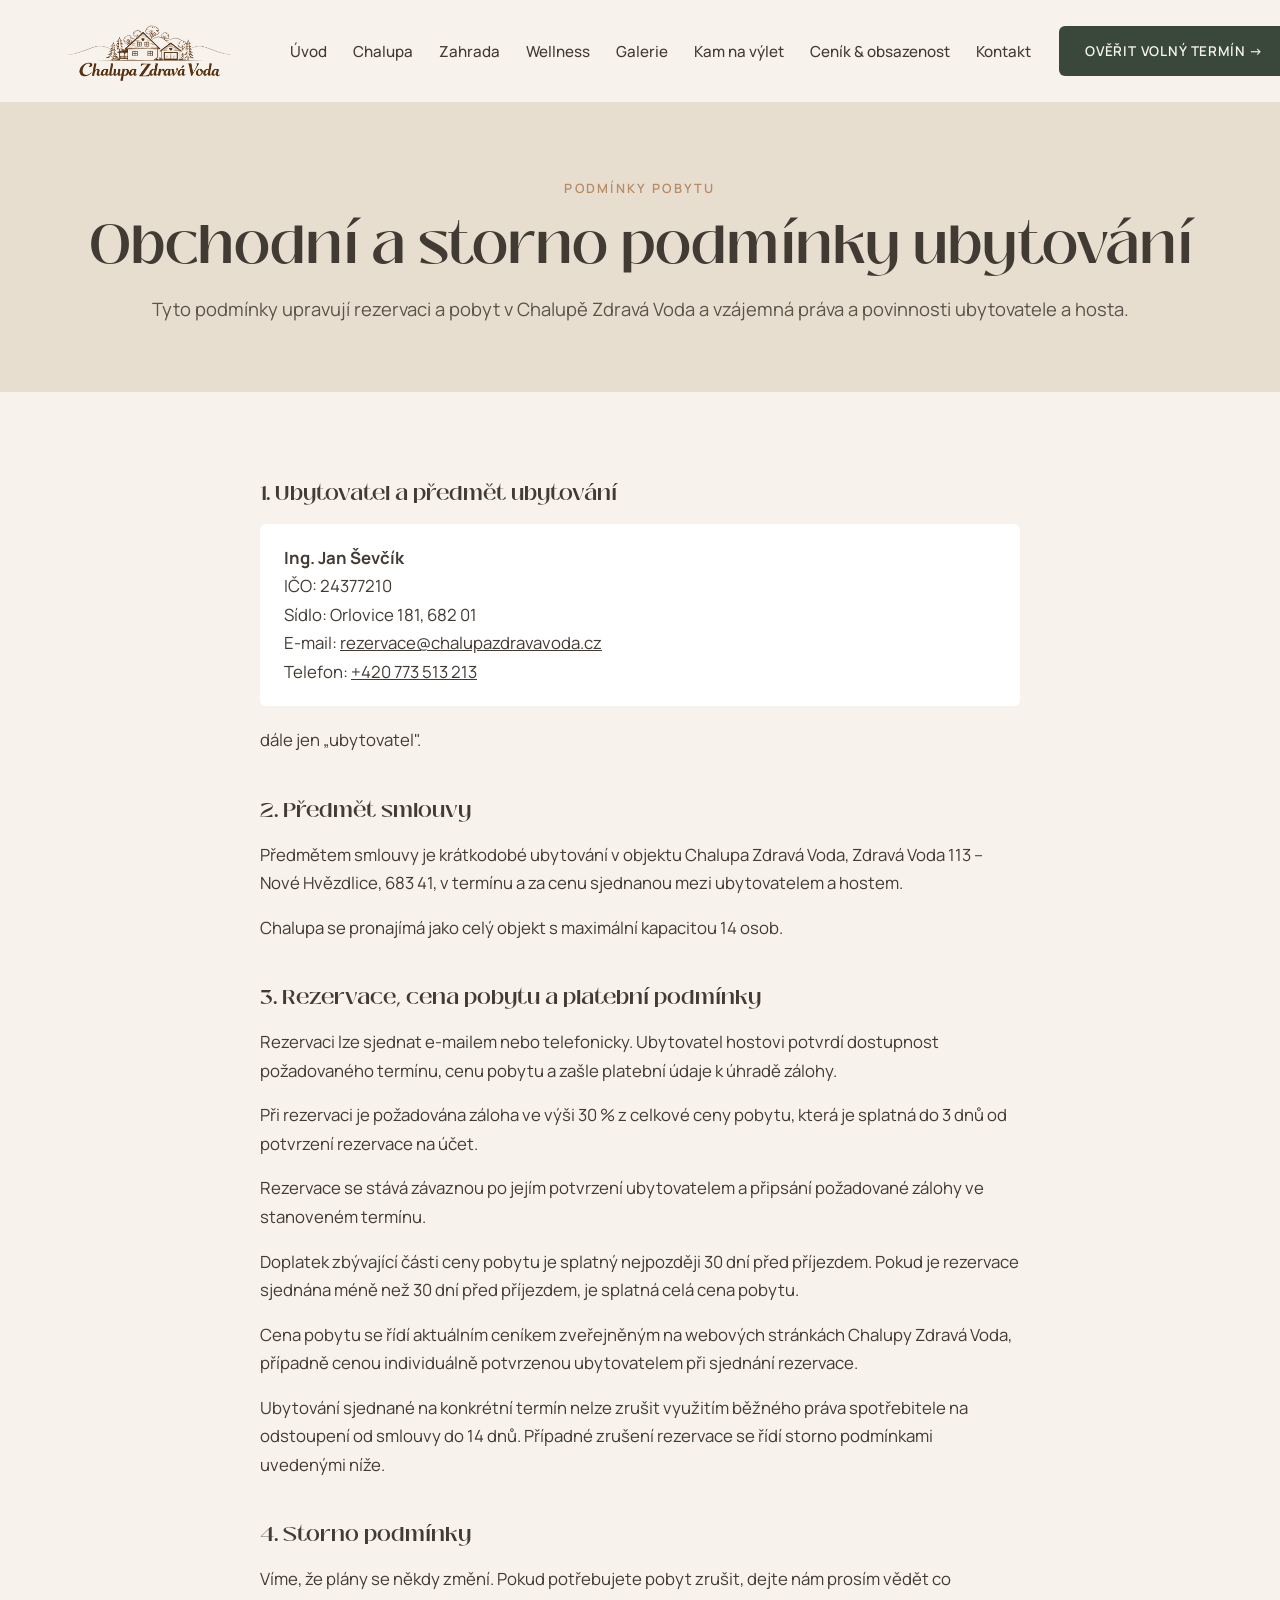
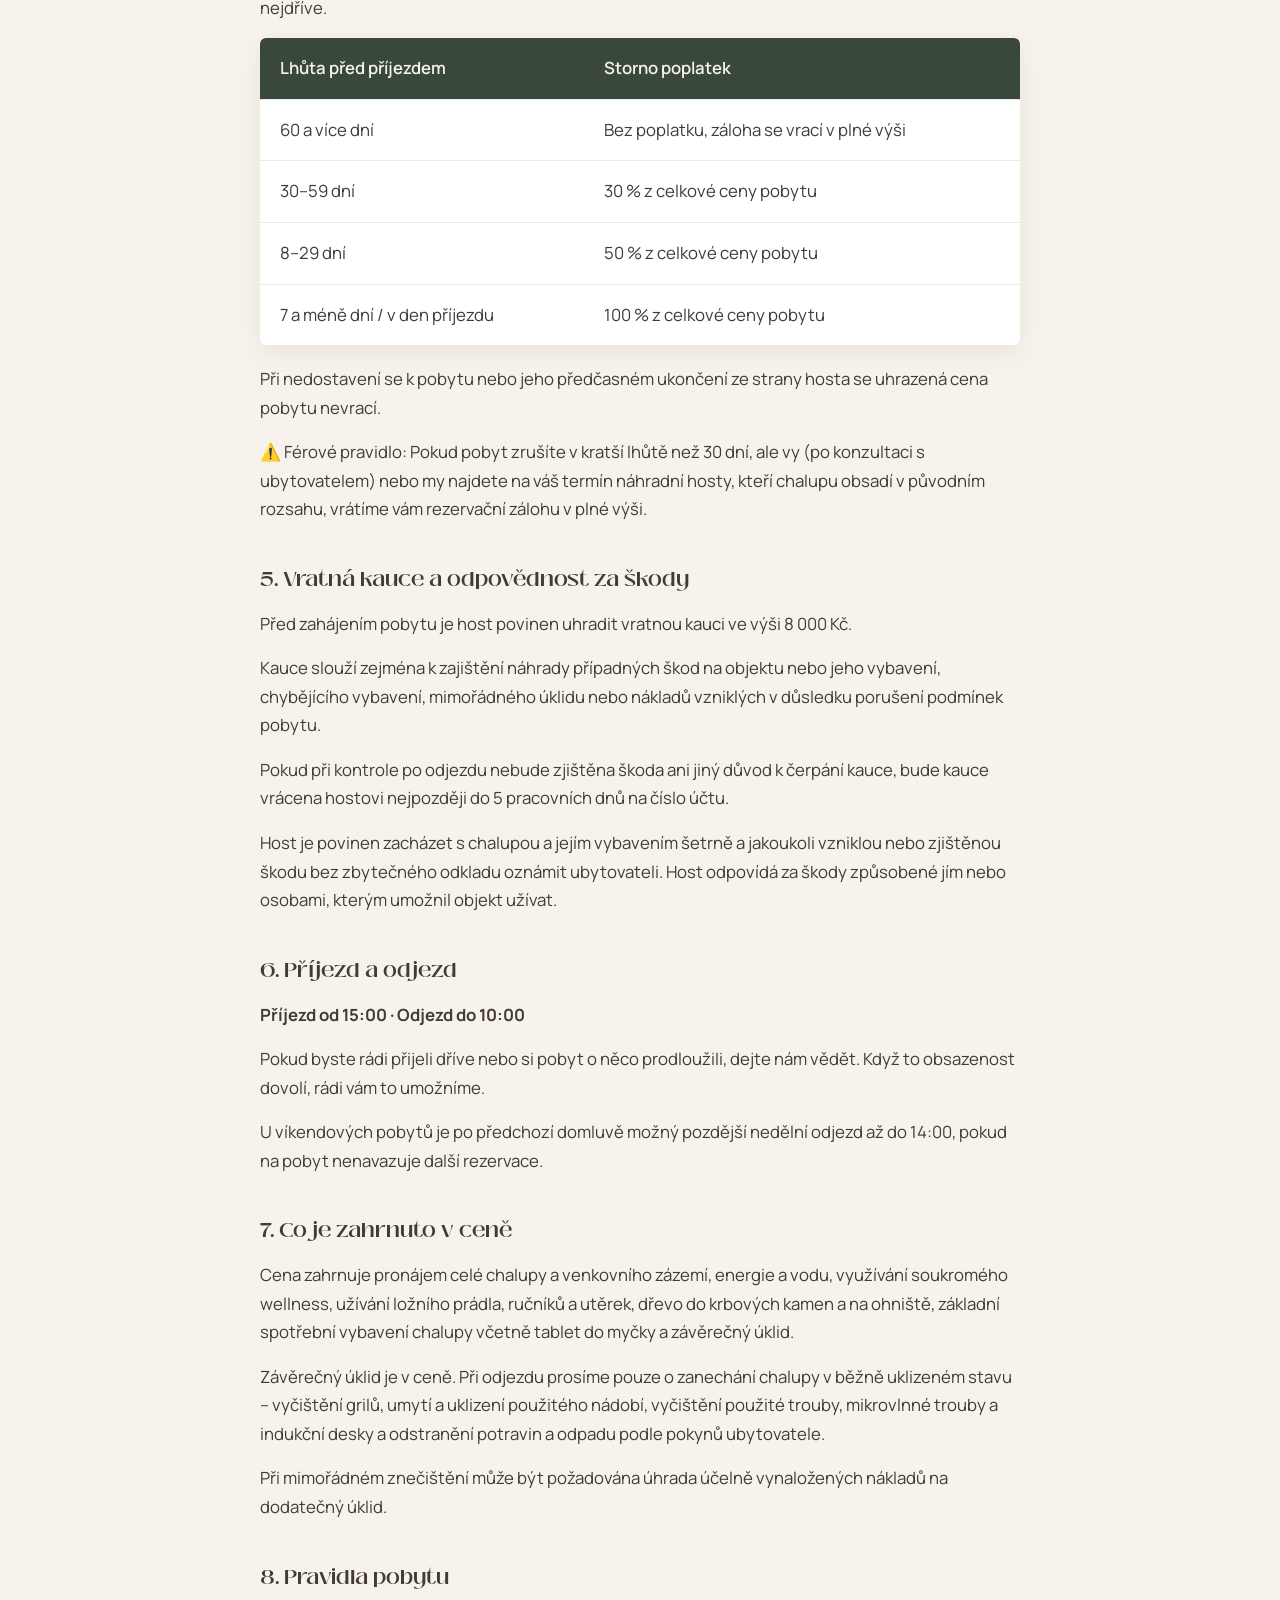
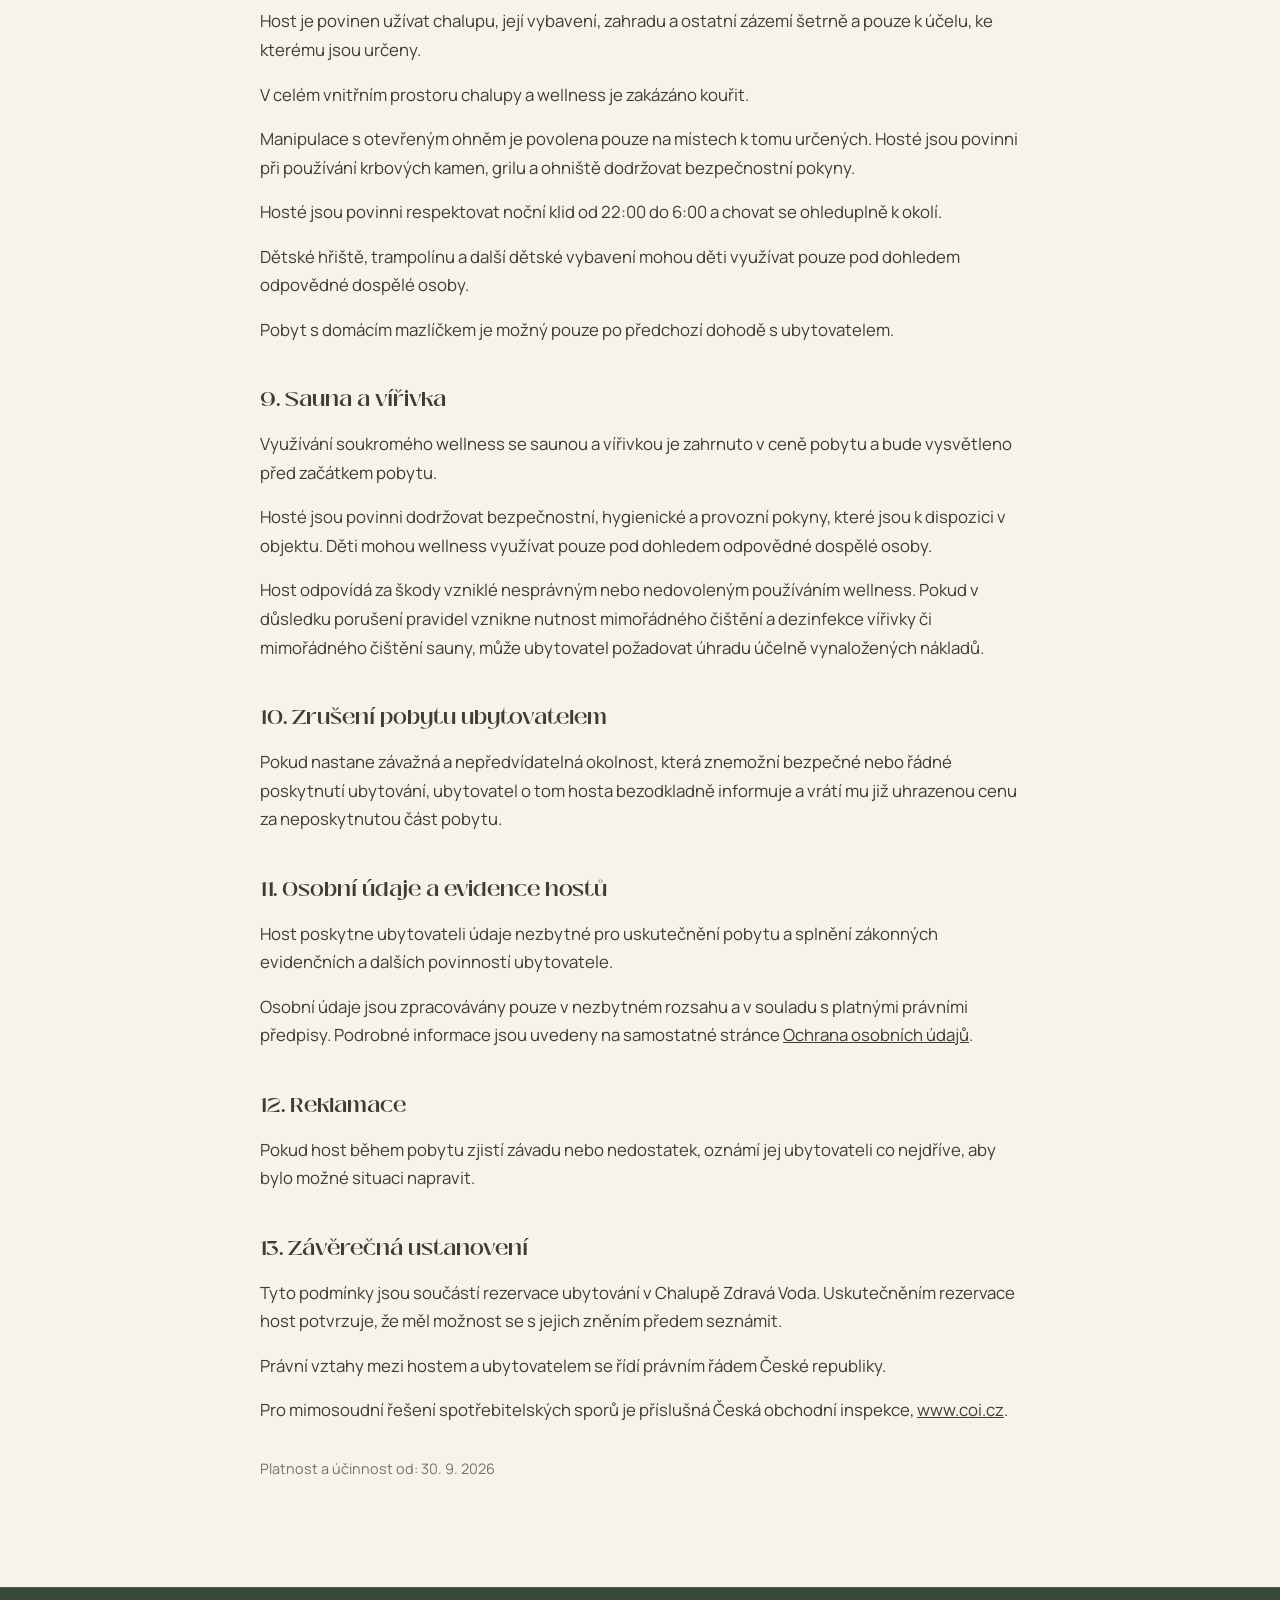
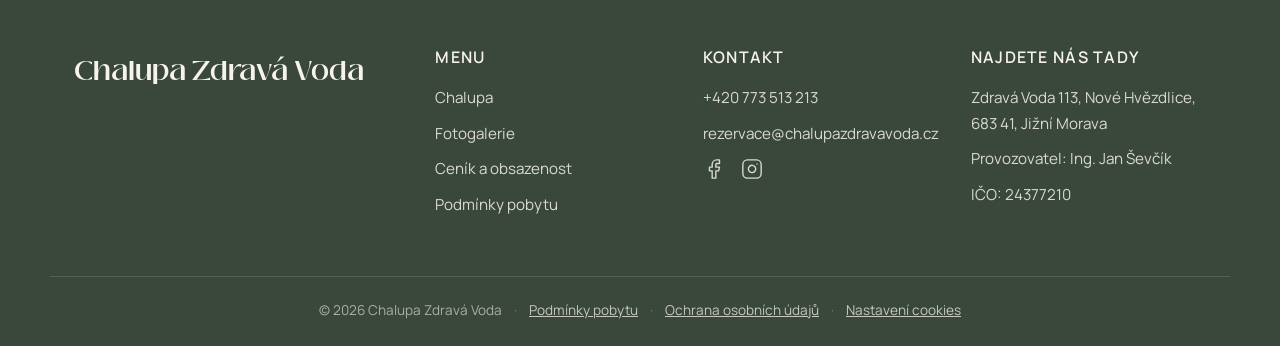
<file: podminky-pobytu.html>
<!DOCTYPE html>
<html lang="cs">
<head>
<meta charset="UTF-8">
<meta name="viewport" content="width=device-width, initial-scale=1.0">
<title>Podmínky pobytu – Chalupa Zdravá Voda</title>
<meta name="description" content="Obchodní a storno podmínky ubytování v chalupě Zdravá Voda.">
<link rel="icon" type="image/png" sizes="32x32" href="assets/img/favicon-32.png">
<link rel="apple-touch-icon" href="assets/img/favicon-180.png">
<meta property="og:type" content="website">
<meta property="og:title" content="Podmínky pobytu – Chalupa Zdravá Voda">
<meta property="og:description" content="Obchodní a storno podmínky ubytování v chalupě Zdravá Voda.">
<meta property="og:image" content="https://chalupazdravavoda.cz/assets/img/og-image.jpg">
<meta property="og:url" content="https://chalupazdravavoda.cz/podminky-pobytu">
<link rel="preconnect" href="https://fonts.googleapis.com">
<link rel="preconnect" href="https://fonts.gstatic.com" crossorigin>
<link href="https://fonts.googleapis.com/css2?family=Manrope:wght@400;500;600;700;800&display=swap" rel="stylesheet">
<link rel="stylesheet" href="assets/css/style.css">
</head>
<body>

<header class="site-header">
    <div class="container">
        <a href="/" class="logo">
            <img src="assets/img/logo-wide.png" alt="Chalupa Zdravá Voda">
        </a>
        <button class="nav-toggle" id="navToggle" aria-label="Otevřít menu">&#9776;</button>
        <div class="header-right" id="headerRight">
            <nav class="main-nav">
                <ul>
                    <li><a href="/">Úvod</a></li>
                    <li><a href="chalupa">Chalupa</a></li>
                    <li><a href="zahrada">Zahrada</a></li>
                    <li><a href="wellness">Wellness</a></li>
                    <li><a href="galerie">Galerie</a></li>
                    <li><a href="kam-na-vylet">Kam na výlet</a></li>
                    <li><a href="cenik-a-obsazenost">Ceník &amp; obsazenost</a></li>
                    <li><a href="kontakt">Kontakt</a></li>
                </ul>
            </nav>
            <div class="header-cta">
                <a href="cenik-a-obsazenost" class="btn btn-primary">Ověřit volný termín →</a>
            </div>
        </div>
    </div>
</header>

<section class="page-hero slightly-compact">
    <div class="container">
        <span class="subtitle">Podmínky pobytu</span>
        <h1>Obchodní a storno podmínky ubytování</h1>
        <p class="lead">Tyto podmínky upravují rezervaci a pobyt v Chalupě Zdravá Voda a vzájemná práva a povinnosti ubytovatele a hosta.</p>
    </div>
</section>

<section>
    <div class="container">
        <div class="legal-content">

            <h2>1. Ubytovatel a předmět ubytování</h2>
            <div class="contact-block">
                <p><strong>Ing. Jan Ševčík</strong><br>
                IČO: 24377210<br>
                Sídlo: Orlovice 181, 682 01<br>
                E-mail: <a href="mailto:rezervace@chalupazdravavoda.cz">rezervace@chalupazdravavoda.cz</a><br>
                Telefon: <a href="tel:+420773513213">+420 773 513 213</a></p>
            </div>
            <p>dále jen „ubytovatel".</p>

            <h2>2. Předmět smlouvy</h2>
            <p>Předmětem smlouvy je krátkodobé ubytování v objektu Chalupa Zdravá Voda, Zdravá Voda 113 – Nové Hvězdlice, 683 41, v termínu a za cenu sjednanou mezi ubytovatelem a hostem.</p>
            <p>Chalupa se pronajímá jako celý objekt s maximální kapacitou 14 osob.</p>

            <h2>3. Rezervace, cena pobytu a platební podmínky</h2>
            <p>Rezervaci lze sjednat e-mailem nebo telefonicky. Ubytovatel hostovi potvrdí dostupnost požadovaného termínu, cenu pobytu a zašle platební údaje k úhradě zálohy.</p>
            <p>Při rezervaci je požadována záloha ve výši 30 % z celkové ceny pobytu, která je splatná do 3 dnů od potvrzení rezervace na účet.</p>
            <p>Rezervace se stává závaznou po jejím potvrzení ubytovatelem a připsání požadované zálohy ve stanoveném termínu.</p>
            <p>Doplatek zbývající části ceny pobytu je splatný nejpozději 30 dní před příjezdem. Pokud je rezervace sjednána méně než 30 dní před příjezdem, je splatná celá cena pobytu.</p>
            <p>Cena pobytu se řídí aktuálním ceníkem zveřejněným na webových stránkách Chalupy Zdravá Voda, případně cenou individuálně potvrzenou ubytovatelem při sjednání rezervace.</p>
            <p>Ubytování sjednané na konkrétní termín nelze zrušit využitím běžného práva spotřebitele na odstoupení od smlouvy do 14 dnů. Případné zrušení rezervace se řídí storno podmínkami uvedenými níže.</p>

            <h2>4. Storno podmínky</h2>
            <p>Víme, že plány se někdy změní. Pokud potřebujete pobyt zrušit, dejte nám prosím vědět co nejdříve.</p>

            <table class="price-table">
                <thead>
                    <tr>
                        <th>Lhůta před příjezdem</th>
                        <th>Storno poplatek</th>
                    </tr>
                </thead>
                <tbody>
                    <tr>
                        <td>60 a více dní</td>
                        <td>Bez poplatku, záloha se vrací v plné výši</td>
                    </tr>
                    <tr>
                        <td>30–59 dní</td>
                        <td>30 % z celkové ceny pobytu</td>
                    </tr>
                    <tr>
                        <td>8–29 dní</td>
                        <td>50 % z celkové ceny pobytu</td>
                    </tr>
                    <tr>
                        <td>7 a méně dní / v den příjezdu</td>
                        <td>100 % z celkové ceny pobytu</td>
                    </tr>
                </tbody>
            </table>

            <p style="margin-top:20px;">Při nedostavení se k pobytu nebo jeho předčasném ukončení ze strany hosta se uhrazená cena pobytu nevrací.</p>
            <p>⚠️ Férové pravidlo: Pokud pobyt zrušíte v kratší lhůtě než 30 dní, ale vy (po konzultaci s ubytovatelem) nebo my najdete na váš termín náhradní hosty, kteří chalupu obsadí v původním rozsahu, vrátíme vám rezervační zálohu v plné výši.</p>

            <h2>5. Vratná kauce a odpovědnost za škody</h2>
            <p>Před zahájením pobytu je host povinen uhradit vratnou kauci ve výši 8 000 Kč.</p>
            <p>Kauce slouží zejména k zajištění náhrady případných škod na objektu nebo jeho vybavení, chybějícího vybavení, mimořádného úklidu nebo nákladů vzniklých v důsledku porušení podmínek pobytu.</p>
            <p>Pokud při kontrole po odjezdu nebude zjištěna škoda ani jiný důvod k čerpání kauce, bude kauce vrácena hostovi nejpozději do 5 pracovních dnů na číslo účtu.</p>
            <p>Host je povinen zacházet s chalupou a jejím vybavením šetrně a jakoukoli vzniklou nebo zjištěnou škodu bez zbytečného odkladu oznámit ubytovateli. Host odpovídá za škody způsobené jím nebo osobami, kterým umožnil objekt užívat.</p>

            <h2>6. Příjezd a odjezd</h2>
            <p><strong>Příjezd od 15:00 · Odjezd do 10:00</strong></p>
            <p>Pokud byste rádi přijeli dříve nebo si pobyt o něco prodloužili, dejte nám vědět. Když to obsazenost dovolí, rádi vám to umožníme.</p>
            <p>U víkendových pobytů je po předchozí domluvě možný pozdější nedělní odjezd až do 14:00, pokud na pobyt nenavazuje další rezervace.</p>

            <h2>7. Co je zahrnuto v ceně</h2>
            <p>Cena zahrnuje pronájem celé chalupy a venkovního zázemí, energie a vodu, využívání soukromého wellness, užívání ložního prádla, ručníků a utěrek, dřevo do krbových kamen a na ohniště, základní spotřební vybavení chalupy včetně tablet do myčky a závěrečný úklid.</p>
            <p>Závěrečný úklid je v ceně. Při odjezdu prosíme pouze o zanechání chalupy v běžně uklizeném stavu – vyčištění grilů, umytí a uklizení použitého nádobí, vyčištění použité trouby, mikrovlnné trouby a indukční desky a odstranění potravin a odpadu podle pokynů ubytovatele.</p>
            <p>Při mimořádném znečištění může být požadována úhrada účelně vynaložených nákladů na dodatečný úklid.</p>

            <h2>8. Pravidla pobytu</h2>
            <p>Host je povinen užívat chalupu, její vybavení, zahradu a ostatní zázemí šetrně a pouze k účelu, ke kterému jsou určeny.</p>
            <p>V celém vnitřním prostoru chalupy a wellness je zakázáno kouřit.</p>
            <p>Manipulace s otevřeným ohněm je povolena pouze na místech k tomu určených. Hosté jsou povinni při používání krbových kamen, grilu a ohniště dodržovat bezpečnostní pokyny.</p>
            <p>Hosté jsou povinni respektovat noční klid od 22:00 do 6:00 a chovat se ohleduplně k okolí.</p>
            <p>Dětské hřiště, trampolínu a další dětské vybavení mohou děti využívat pouze pod dohledem odpovědné dospělé osoby.</p>
            <p>Pobyt s domácím mazlíčkem je možný pouze po předchozí dohodě s ubytovatelem.</p>

            <h2>9. Sauna a vířivka</h2>
            <p>Využívání soukromého wellness se saunou a vířivkou je zahrnuto v ceně pobytu a bude vysvětleno před začátkem pobytu.</p>
            <p>Hosté jsou povinni dodržovat bezpečnostní, hygienické a provozní pokyny, které jsou k dispozici v objektu. Děti mohou wellness využívat pouze pod dohledem odpovědné dospělé osoby.</p>
            <p>Host odpovídá za škody vzniklé nesprávným nebo nedovoleným používáním wellness. Pokud v důsledku porušení pravidel vznikne nutnost mimořádného čištění a dezinfekce vířivky či mimořádného čištění sauny, může ubytovatel požadovat úhradu účelně vynaložených nákladů.</p>

            <h2>10. Zrušení pobytu ubytovatelem</h2>
            <p>Pokud nastane závažná a nepředvídatelná okolnost, která znemožní bezpečné nebo řádné poskytnutí ubytování, ubytovatel o tom hosta bezodkladně informuje a vrátí mu již uhrazenou cenu za neposkytnutou část pobytu.</p>

            <h2>11. Osobní údaje a evidence hostů</h2>
            <p>Host poskytne ubytovateli údaje nezbytné pro uskutečnění pobytu a splnění zákonných evidenčních a dalších povinností ubytovatele.</p>
            <p>Osobní údaje jsou zpracovávány pouze v nezbytném rozsahu a v souladu s platnými právními předpisy. Podrobné informace jsou uvedeny na samostatné stránce <a href="ochrana-osobnich-udaju" style="text-decoration:underline;">Ochrana osobních údajů</a>.</p>

            <h2>12. Reklamace</h2>
            <p>Pokud host během pobytu zjistí závadu nebo nedostatek, oznámí jej ubytovateli co nejdříve, aby bylo možné situaci napravit.</p>

            <h2>13. Závěrečná ustanovení</h2>
            <p>Tyto podmínky jsou součástí rezervace ubytování v Chalupě Zdravá Voda. Uskutečněním rezervace host potvrzuje, že měl možnost se s jejich zněním předem seznámit.</p>
            <p>Právní vztahy mezi hostem a ubytovatelem se řídí právním řádem České republiky.</p>
            <p>Pro mimosoudní řešení spotřebitelských sporů je příslušná Česká obchodní inspekce, <a href="https://www.coi.cz" style="text-decoration:underline;">www.coi.cz</a>.</p>

            <p style="margin-top:32px; opacity:0.7; font-size:0.9rem;">Platnost a účinnost od: 30. 9. 2026</p>
        </div>
    </div>
</section>

<footer class="site-footer">
    <div class="container">
        <div class="footer-brand">
            <p class="footer-wordmark">Chalupa Zdravá Voda</p>
        </div>
        <div>
            <h3>Menu</h3>
            <ul>
                <li><a href="chalupa">Chalupa</a></li>
                <li><a href="galerie">Fotogalerie</a></li>
                <li><a href="cenik-a-obsazenost">Ceník a obsazenost</a></li>
                <li><a href="podminky-pobytu">Podmínky pobytu</a></li>
            </ul>
        </div>
        <div>
            <h3>Kontakt</h3>
            <ul>
                <li><a href="tel:+420773513213">+420 773 513 213</a></li>
                <li><a href="mailto:rezervace@chalupazdravavoda.cz">rezervace@chalupazdravavoda.cz</a></li>
            </ul>
            <div class="social-icons">
                <a href="https://www.facebook.com/people/Chalupa-Zdrav%C3%A1-Voda/61594875795690/" target="_blank" rel="noopener" aria-label="Facebook"><svg xmlns="http://www.w3.org/2000/svg" viewBox="0 0 24 24" fill="none" stroke-linecap="round" stroke-linejoin="round"><path d="M18 2h-3a5 5 0 0 0-5 5v3H7v4h3v8h4v-8h3l1-4h-4V7a1 1 0 0 1 1-1h3z" /></svg></a>
                <a href="https://www.instagram.com/chalupazdravavoda/" target="_blank" rel="noopener" aria-label="Instagram"><svg xmlns="http://www.w3.org/2000/svg" viewBox="0 0 24 24" fill="none" stroke-linecap="round" stroke-linejoin="round"><rect width="20" height="20" x="2" y="2" rx="5" ry="5" /><path d="M16 11.37A4 4 0 1 1 12.63 8 4 4 0 0 1 16 11.37z" /><line x1="17.5" x2="17.51" y1="6.5" y2="6.5" /></svg></a>
            </div>
        </div>
        <div>
            <h3>Najdete nás tady</h3>
            <ul>
                <li>Zdravá Voda 113, Nové Hvězdlice, 683 41, Jižní Morava</li>
                <li>Provozovatel: Ing. Jan Ševčík</li>
                <li>IČO: 24377210</li>
            </ul>
        </div>
    </div>
    <div class="footer-bottom">
        <div class="footer-legal">
            <span>&copy; 2026 Chalupa Zdravá Voda</span>
            <span class="sep">·</span><a href="podminky-pobytu">Podmínky pobytu</a>
            <span class="sep">·</span><a href="ochrana-osobnich-udaju">Ochrana osobních údajů</a>
            <span class="sep">·</span><a href="cookies">Nastavení cookies</a>
        </div>
    </div>
</footer>

<script src="assets/js/main.js"></script>
</body>
</html>
</file>
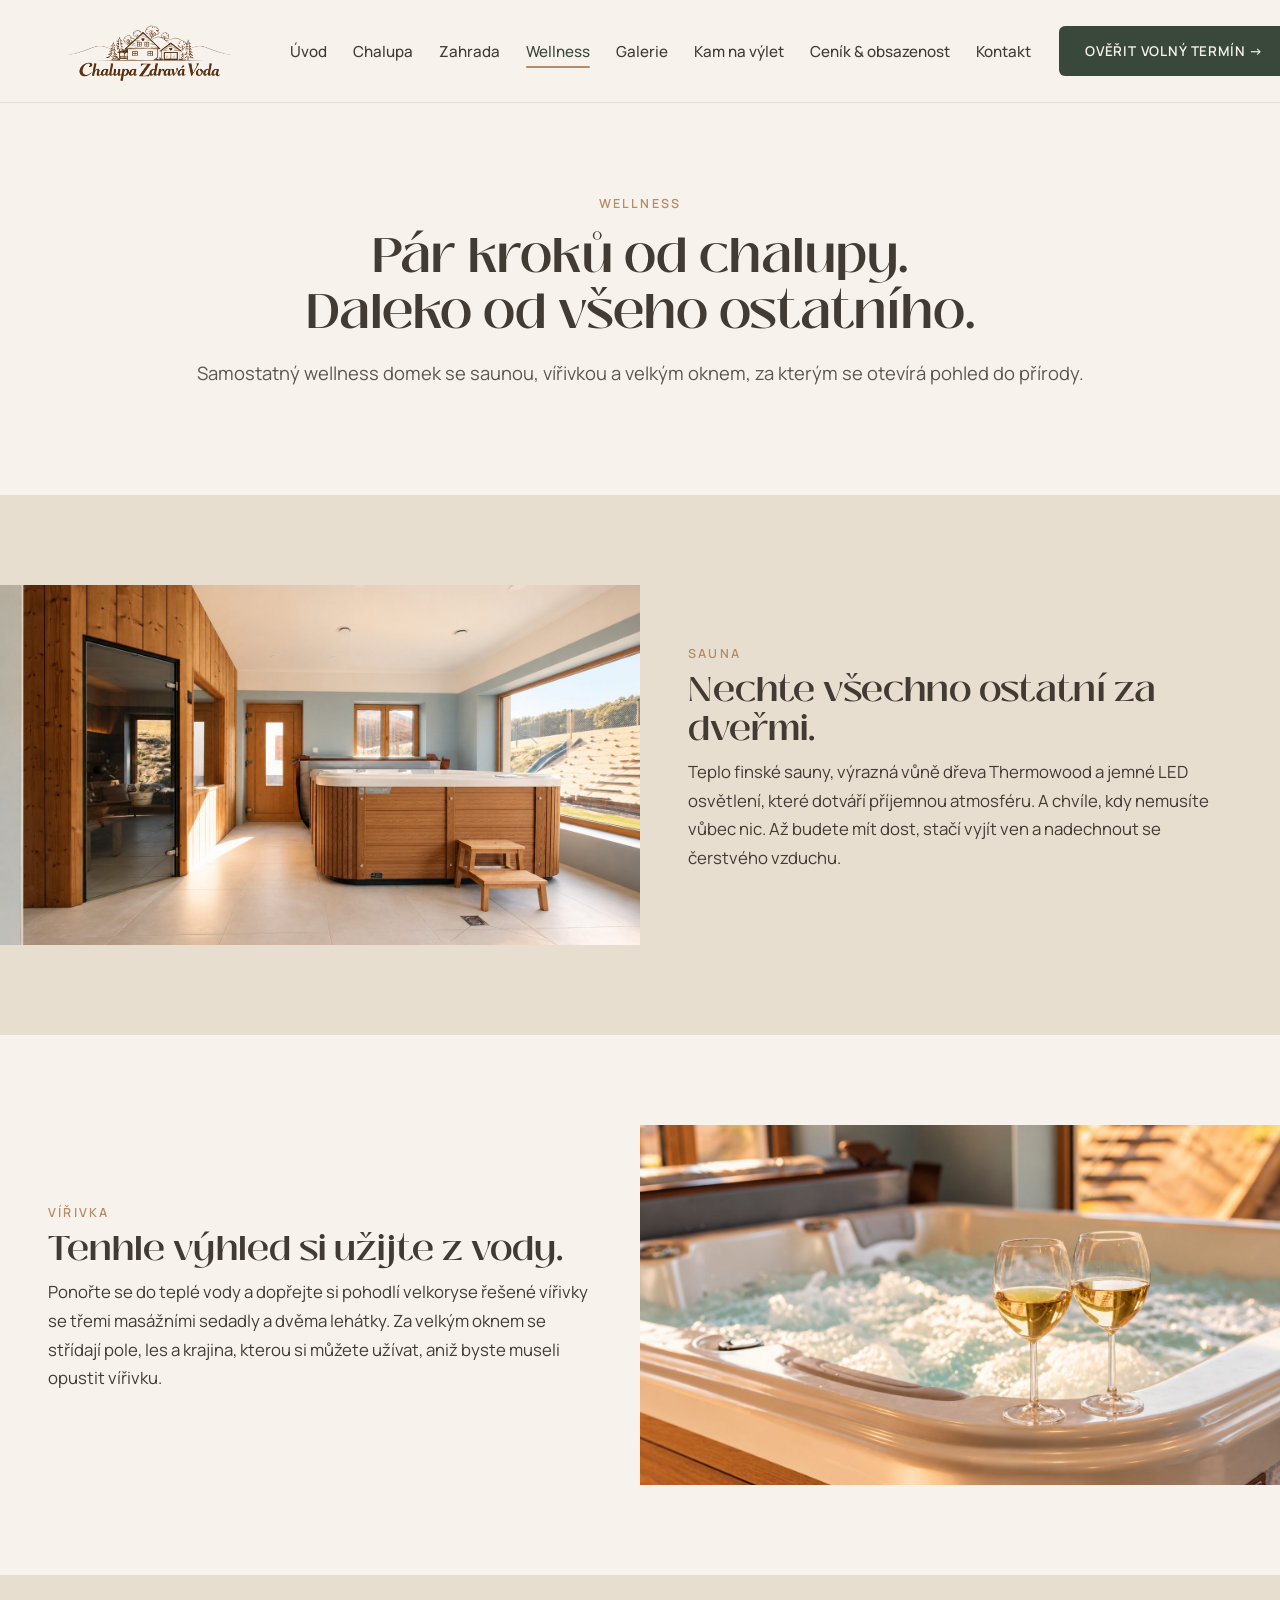
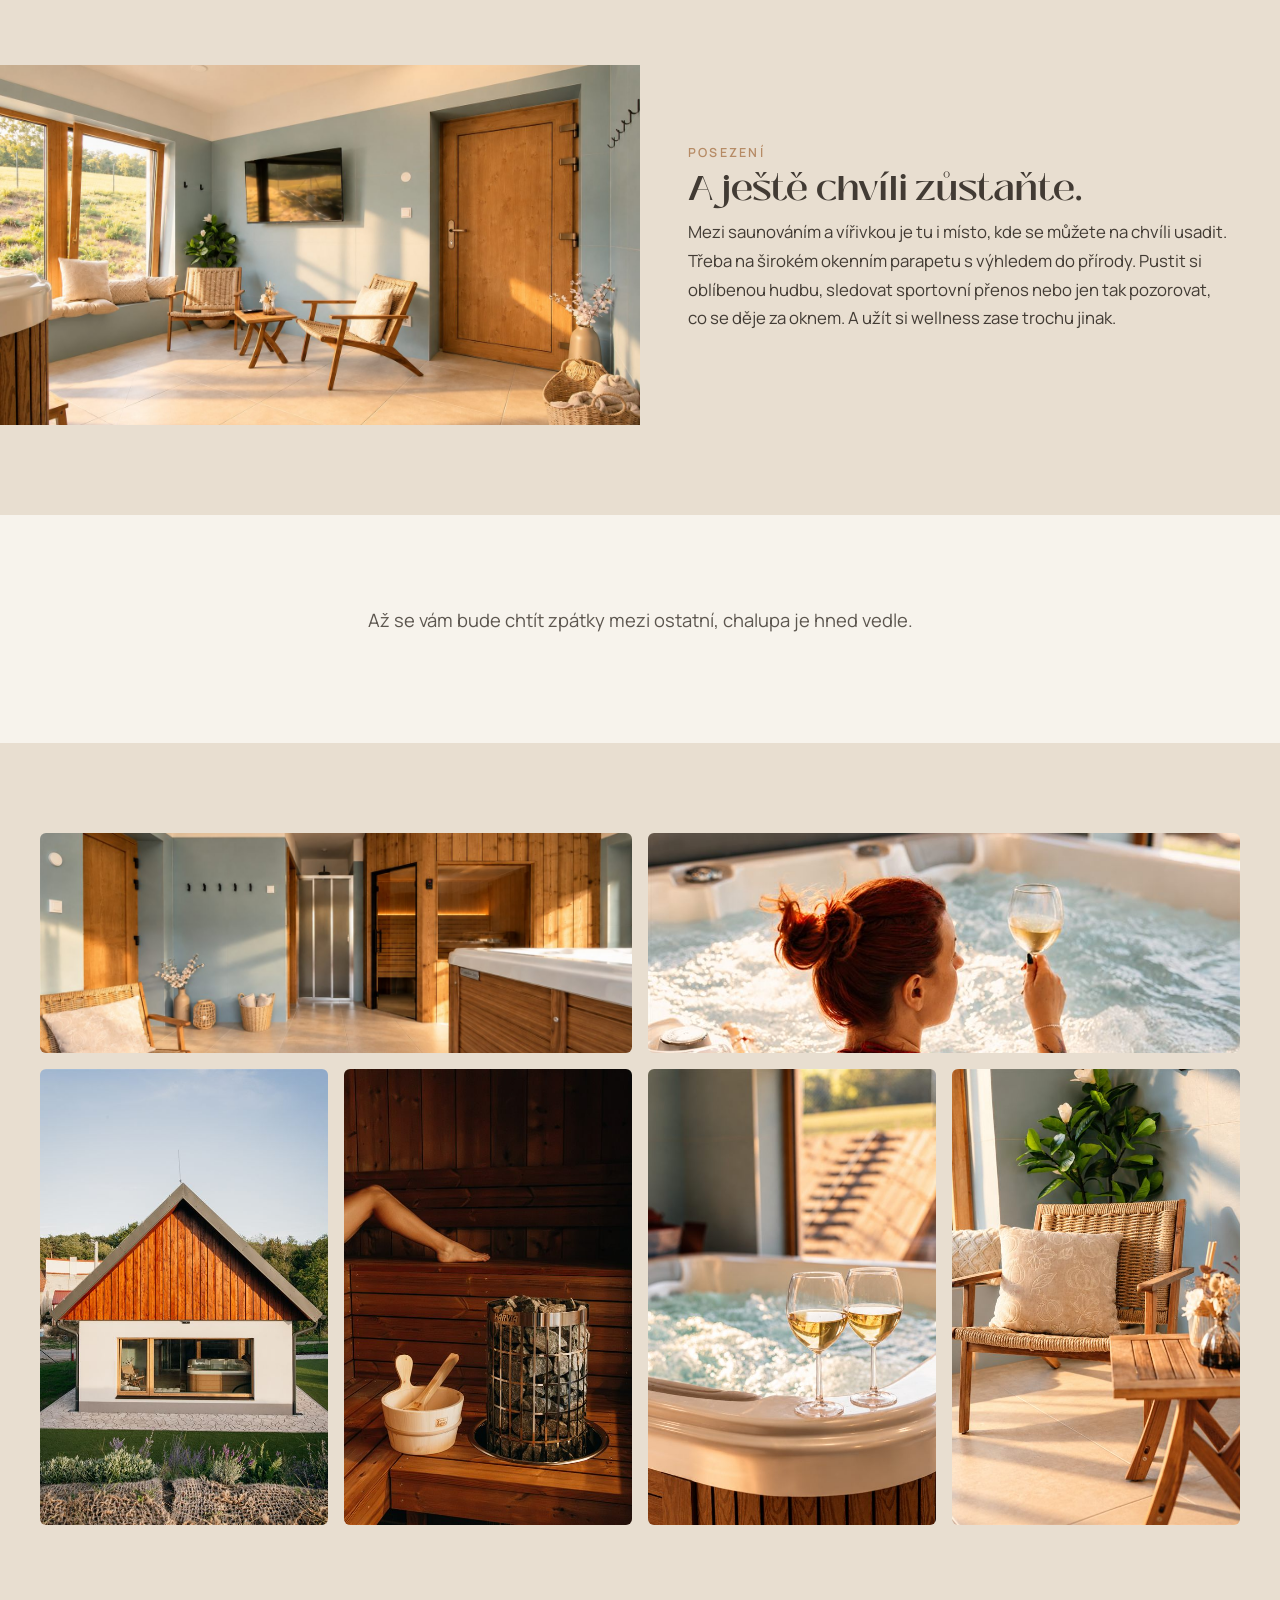
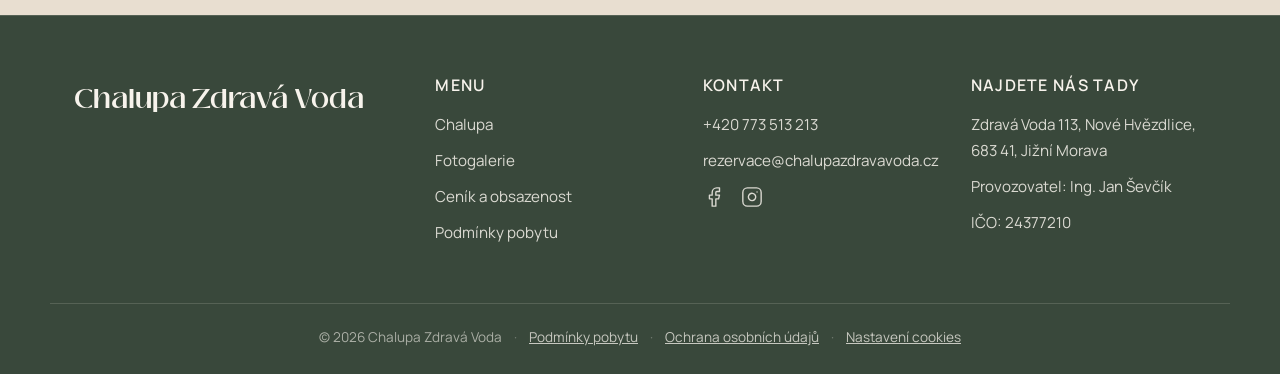
<file: wellness.html>
<!DOCTYPE html>
<html lang="cs">
<head>
<meta charset="UTF-8">
<meta name="viewport" content="width=device-width, initial-scale=1.0">
<title>Wellness – Chalupa Zdravá Voda</title>
<meta name="description" content="Soukromý wellness domek u chalupy Zdravá Voda – finská sauna a vířivka s výhledem do přírody, jen pár kroků od chalupy.">
<link rel="icon" type="image/png" sizes="32x32" href="assets/img/favicon-32.png">
<link rel="apple-touch-icon" href="assets/img/favicon-180.png">
<meta property="og:type" content="website">
<meta property="og:title" content="Wellness – Chalupa Zdravá Voda">
<meta property="og:description" content="Finská sauna a vířivka s výhledem do přírody, jen pár kroků od chalupy.">
<meta property="og:image" content="https://chalupazdravavoda.cz/assets/img/og-image.jpg">
<meta property="og:url" content="https://chalupazdravavoda.cz/wellness">
<link rel="preconnect" href="https://fonts.googleapis.com">
<link rel="preconnect" href="https://fonts.gstatic.com" crossorigin>
<link href="https://fonts.googleapis.com/css2?family=Manrope:wght@400;500;600;700;800&display=swap" rel="stylesheet">
<link rel="stylesheet" href="assets/css/style.css">
</head>
<body>

<header class="site-header">
    <div class="container">
        <a href="/" class="logo">
            <img src="assets/img/logo-wide.png" alt="Chalupa Zdravá Voda">
        </a>
        <button class="nav-toggle" id="navToggle" aria-label="Otevřít menu">&#9776;</button>
        <div class="header-right" id="headerRight">
            <nav class="main-nav">
                <ul>
                    <li><a href="/">Úvod</a></li>
                    <li><a href="chalupa">Chalupa</a></li>
                    <li><a href="zahrada">Zahrada</a></li>
                    <li><a href="wellness" class="active">Wellness</a></li>
                    <li><a href="galerie">Galerie</a></li>
                    <li><a href="kam-na-vylet">Kam na výlet</a></li>
                    <li><a href="cenik-a-obsazenost">Ceník &amp; obsazenost</a></li>
                    <li><a href="kontakt">Kontakt</a></li>
                </ul>
            </nav>
            <div class="header-cta">
                <a href="cenik-a-obsazenost" class="btn btn-primary">Ověřit volný termín →</a>
            </div>
        </div>
    </div>
</header>

<section class="subpage-hero">
    <div class="container">
        <div class="text-only wide">
            <span class="eyebrow">Wellness</span>
            <h1>Pár kroků od chalupy.<br>Daleko od všeho ostatního.</h1>
            <p class="lead">Samostatný wellness domek se saunou, vířivkou a velkým oknem, za kterým se otevírá pohled do přírody.</p>
        </div>
    </div>
</section>

<section class="alt">
    <div class="bleed-split compact media-left">
        <div class="bleed-media">
            <img src="assets/img/wellness/sauna.jpg" alt="Finská sauna ve wellness domku Zdravá Voda">
        </div>
        <div class="bleed-text">
            <span class="eyebrow">Sauna</span>
            <h3>Nechte všechno ostatní za dveřmi.</h3>
            <p>Teplo finské sauny, výrazná vůně dřeva Thermowood a jemné LED osvětlení, které dotváří příjemnou atmosféru. A chvíle, kdy nemusíte vůbec nic. Až budete mít dost, stačí vyjít ven a nadechnout se čerstvého vzduchu.</p>
        </div>
    </div>
</section>

<section>
    <div class="bleed-split compact">
        <div class="bleed-text">
            <span class="eyebrow">Vířivka</span>
            <h3>Tenhle výhled si užijte z vody.</h3>
            <p>Ponořte se do teplé vody a dopřejte si pohodlí velkoryse řešené vířivky se třemi masážními sedadly a dvěma lehátky. Za velkým oknem se střídají pole, les a krajina, kterou si můžete užívat, aniž byste museli opustit vířivku.</p>
        </div>
        <div class="bleed-media">
            <img src="assets/img/wellness/virivka.jpg" alt="Vířivka ve wellness domku Zdravá Voda">
        </div>
    </div>
</section>

<section class="alt">
    <div class="bleed-split compact media-left">
        <div class="bleed-media">
            <img src="assets/img/wellness/posezeni.jpg" alt="Posezení ve wellness domku Zdravá Voda">
        </div>
        <div class="bleed-text">
            <span class="eyebrow">Posezení</span>
            <h3>A ještě chvíli zůstaňte.</h3>
            <p>Mezi saunováním a vířivkou je tu i místo, kde se můžete na chvíli usadit. Třeba na širokém okenním parapetu s výhledem do přírody. Pustit si oblíbenou hudbu, sledovat sportovní přenos nebo jen tak pozorovat, co se děje za oknem. A užít si wellness zase trochu jinak.</p>
        </div>
    </div>
</section>

<section>
    <div class="container">
        <div class="text-only">
            <p class="lead">Až se vám bude chtít zpátky mezi ostatní, chalupa je hned vedle.</p>
        </div>
    </div>
</section>

<section class="alt">
    <div class="container-wide">
        <div class="gallery-grid wellness-grid">
            <img class="wgp-1 g-wide" src="assets/img/wellness/galerie/g2-prehled.jpg" alt="Wellness domek - celkový pohled">
            <img class="wgp-2 g-wide" src="assets/img/wellness/galerie/g5-koupel.jpg" alt="Relaxační koupel ve vířivce">
            <img class="wgp-3 g-tall" src="assets/img/wellness/galerie/g3-exterier.jpg" alt="Wellness domek zvenku">
            <img class="wgp-4 g-tall" src="assets/img/wellness/galerie/g4-sauna-detail.jpg" alt="Detail finské sauny">
            <img class="wgp-5 g-tall" src="assets/img/wellness/galerie/g1-jacuzzi.jpg" alt="Vířivka při zlaté hodině">
            <img class="wgp-6 g-tall" src="assets/img/wellness/galerie/g6-cteci-kout.jpg" alt="Čtecí koutek ve wellness domku">
        </div>
    </div>
</section>

<footer class="site-footer">
    <div class="container">
        <div class="footer-brand">
            <p class="footer-wordmark">Chalupa Zdravá Voda</p>
        </div>
        <div>
            <h3>Menu</h3>
            <ul>
                <li><a href="chalupa">Chalupa</a></li>
                <li><a href="galerie">Fotogalerie</a></li>
                <li><a href="cenik-a-obsazenost">Ceník a obsazenost</a></li>
                <li><a href="podminky-pobytu">Podmínky pobytu</a></li>
            </ul>
        </div>
        <div>
            <h3>Kontakt</h3>
            <ul>
                <li><a href="tel:+420773513213">+420 773 513 213</a></li>
                <li><a href="mailto:rezervace@chalupazdravavoda.cz">rezervace@chalupazdravavoda.cz</a></li>
            </ul>
            <div class="social-icons">
                <a href="https://www.facebook.com/people/Chalupa-Zdrav%C3%A1-Voda/61594875795690/" target="_blank" rel="noopener" aria-label="Facebook"><svg xmlns="http://www.w3.org/2000/svg" viewBox="0 0 24 24" fill="none" stroke-linecap="round" stroke-linejoin="round"><path d="M18 2h-3a5 5 0 0 0-5 5v3H7v4h3v8h4v-8h3l1-4h-4V7a1 1 0 0 1 1-1h3z" /></svg></a>
                <a href="https://www.instagram.com/chalupazdravavoda/" target="_blank" rel="noopener" aria-label="Instagram"><svg xmlns="http://www.w3.org/2000/svg" viewBox="0 0 24 24" fill="none" stroke-linecap="round" stroke-linejoin="round"><rect width="20" height="20" x="2" y="2" rx="5" ry="5" /><path d="M16 11.37A4 4 0 1 1 12.63 8 4 4 0 0 1 16 11.37z" /><line x1="17.5" x2="17.51" y1="6.5" y2="6.5" /></svg></a>
            </div>
        </div>
        <div>
            <h3>Najdete nás tady</h3>
            <ul>
                <li>Zdravá Voda 113, Nové Hvězdlice, 683 41, Jižní Morava</li>
                <li>Provozovatel: Ing. Jan Ševčík</li>
                <li>IČO: 24377210</li>
            </ul>
        </div>
    </div>
    <div class="footer-bottom">
        <div class="footer-legal">
            <span>&copy; 2026 Chalupa Zdravá Voda</span>
            <span class="sep">·</span><a href="podminky-pobytu">Podmínky pobytu</a>
            <span class="sep">·</span><a href="ochrana-osobnich-udaju">Ochrana osobních údajů</a>
            <span class="sep">·</span><a href="cookies">Nastavení cookies</a>
        </div>
    </div>
</footer>

<script src="assets/js/main.js"></script>
</body>
</html>
</file>
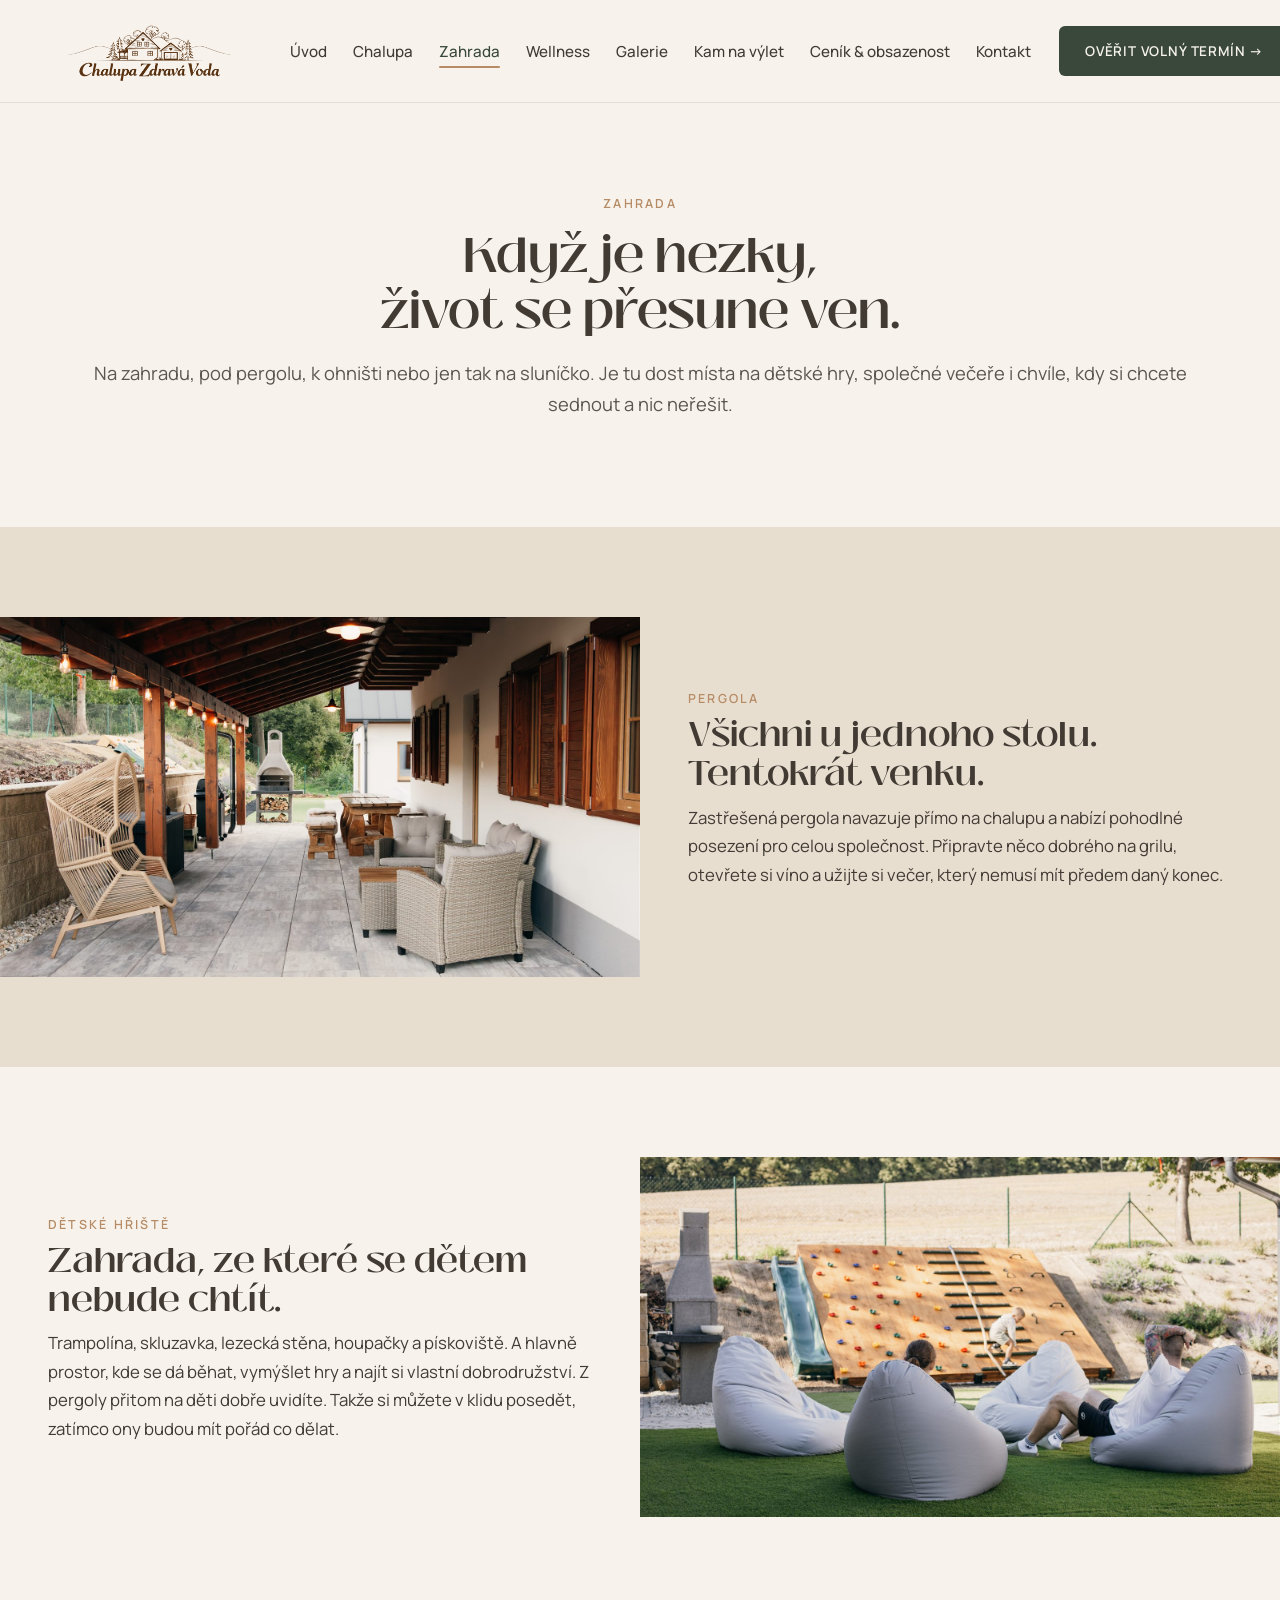
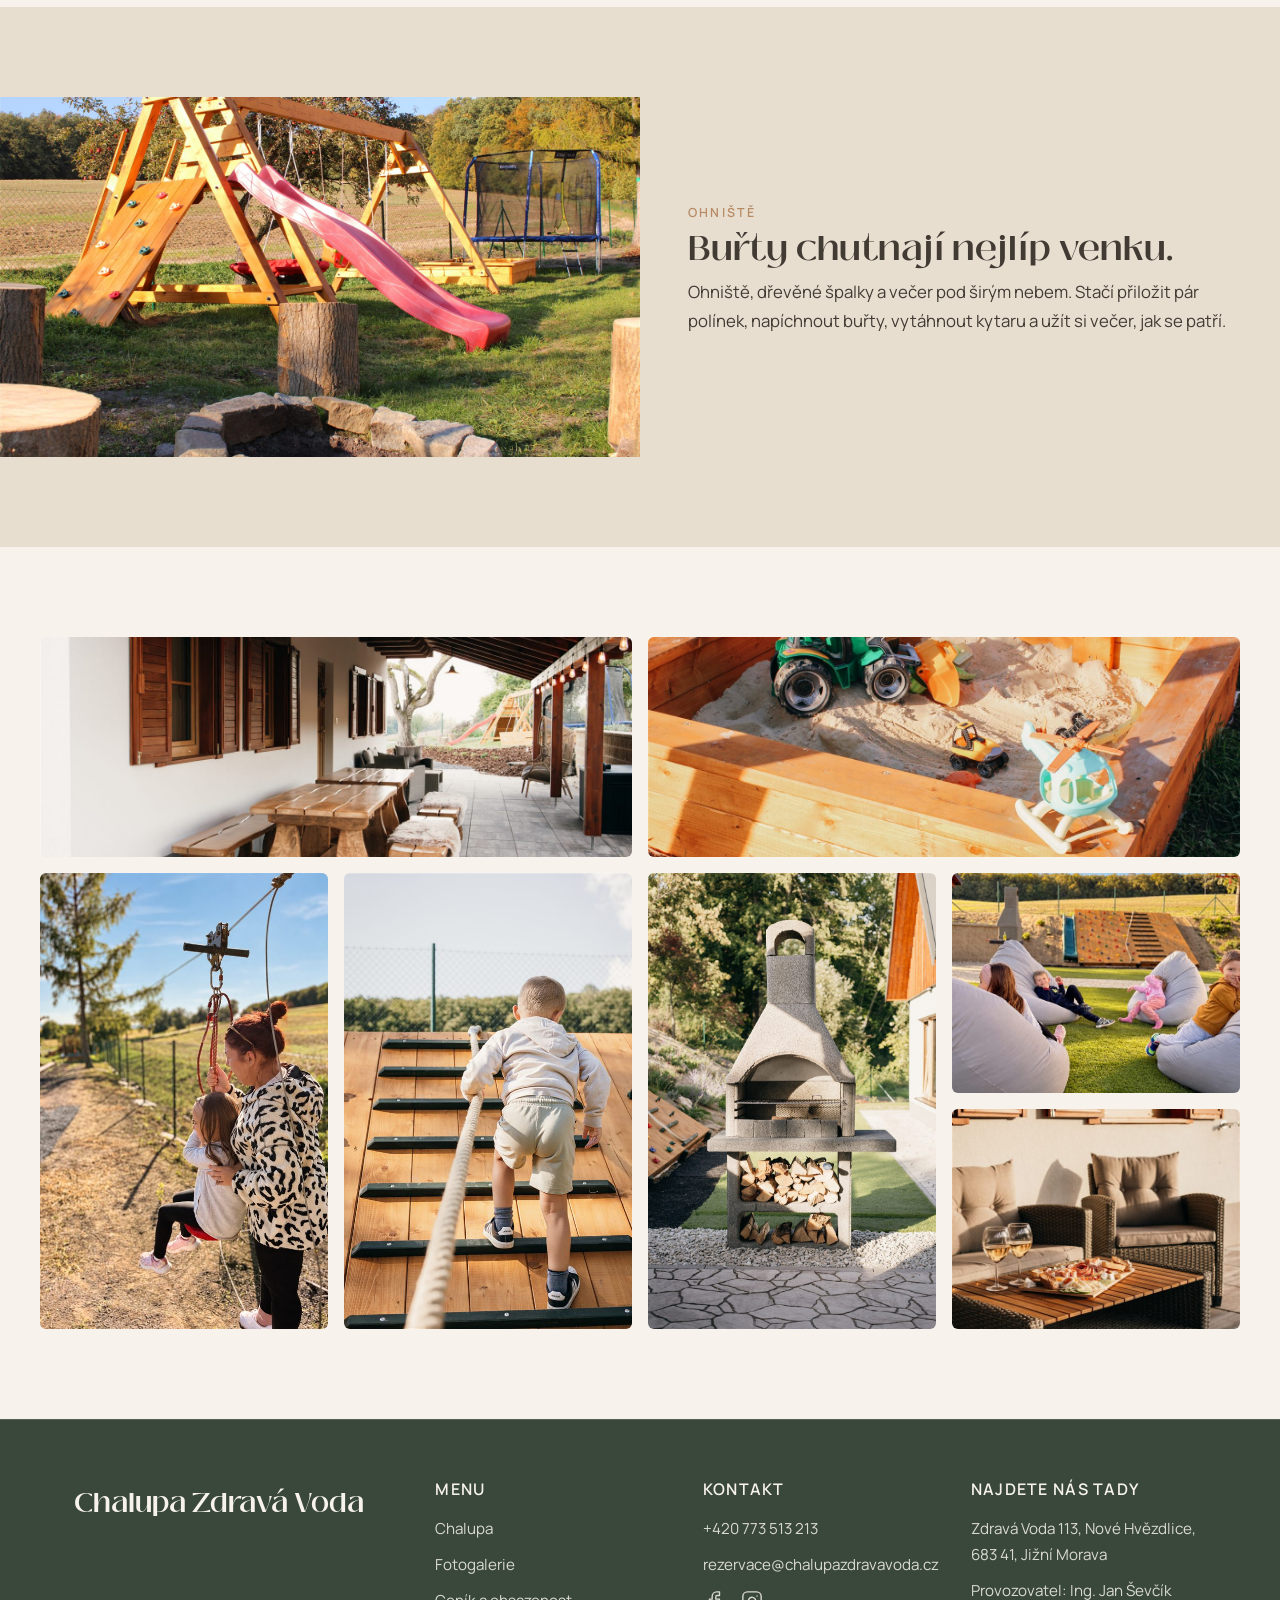
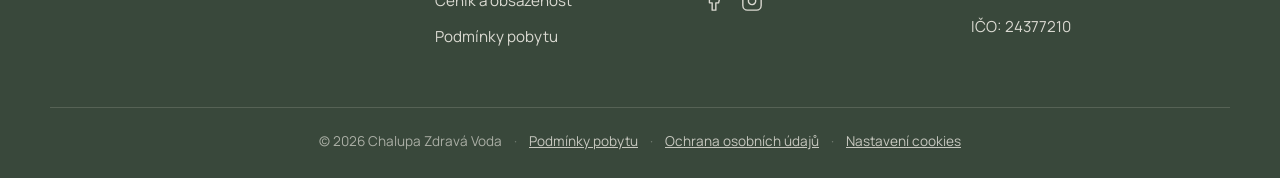
<file: zahrada.html>
<!DOCTYPE html>
<html lang="cs">
<head>
<meta charset="UTF-8">
<meta name="viewport" content="width=device-width, initial-scale=1.0">
<title>Zahrada – Chalupa Zdravá Voda</title>
<meta name="description" content="Zahrada u chalupy Zdravá Voda: zastřešená pergola s grilem, dětské hřiště s lezeckou stěnou a ohniště přímo u lesa.">
<link rel="icon" type="image/png" sizes="32x32" href="assets/img/favicon-32.png">
<link rel="apple-touch-icon" href="assets/img/favicon-180.png">
<meta property="og:type" content="website">
<meta property="og:title" content="Zahrada – Chalupa Zdravá Voda">
<meta property="og:description" content="Zastřešená pergola s grilem, dětské hřiště s lezeckou stěnou a ohniště přímo u lesa.">
<meta property="og:image" content="https://chalupazdravavoda.cz/assets/img/og-image.jpg">
<meta property="og:url" content="https://chalupazdravavoda.cz/zahrada">
<link rel="preconnect" href="https://fonts.googleapis.com">
<link rel="preconnect" href="https://fonts.gstatic.com" crossorigin>
<link href="https://fonts.googleapis.com/css2?family=Manrope:wght@400;500;600;700;800&display=swap" rel="stylesheet">
<link rel="stylesheet" href="assets/css/style.css">
</head>
<body>

<header class="site-header">
    <div class="container">
        <a href="/" class="logo">
            <img src="assets/img/logo-wide.png" alt="Chalupa Zdravá Voda">
        </a>
        <button class="nav-toggle" id="navToggle" aria-label="Otevřít menu">&#9776;</button>
        <div class="header-right" id="headerRight">
            <nav class="main-nav">
                <ul>
                    <li><a href="/">Úvod</a></li>
                    <li><a href="chalupa">Chalupa</a></li>
                    <li><a href="zahrada" class="active">Zahrada</a></li>
                    <li><a href="wellness">Wellness</a></li>
                    <li><a href="galerie">Galerie</a></li>
                    <li><a href="kam-na-vylet">Kam na výlet</a></li>
                    <li><a href="cenik-a-obsazenost">Ceník &amp; obsazenost</a></li>
                    <li><a href="kontakt">Kontakt</a></li>
                </ul>
            </nav>
            <div class="header-cta">
                <a href="cenik-a-obsazenost" class="btn btn-primary">Ověřit volný termín →</a>
            </div>
        </div>
    </div>
</header>

<section class="subpage-hero">
    <div class="container">
        <div class="text-only wide">
            <span class="eyebrow">Zahrada</span>
            <h1>Když je hezky,<br>život se přesune ven.</h1>
            <p class="lead">Na zahradu, pod pergolu, k ohništi nebo jen tak na sluníčko. Je tu dost místa na dětské hry, společné večeře i chvíle, kdy si chcete sednout a nic neřešit.</p>
        </div>
    </div>
</section>

<section class="alt">
    <div class="bleed-split compact media-left">
        <div class="bleed-media">
            <img src="assets/img/zahrada/pergola.jpg" alt="Zastřešená pergola u chalupy Zdravá Voda">
        </div>
        <div class="bleed-text">
            <span class="eyebrow">Pergola</span>
            <h3>Všichni u jednoho stolu. Tentokrát venku.</h3>
            <p>Zastřešená pergola navazuje přímo na chalupu a nabízí pohodlné posezení pro celou společnost. Připravte něco dobrého na grilu, otevřete si víno a užijte si večer, který nemusí mít předem daný konec.</p>
        </div>
    </div>
</section>

<section>
    <div class="bleed-split compact">
        <div class="bleed-text">
            <span class="eyebrow">Dětské hřiště</span>
            <h3>Zahrada, ze které se dětem nebude chtít.</h3>
            <p>Trampolína, skluzavka, lezecká stěna, houpačky a pískoviště. A hlavně prostor, kde se dá běhat, vymýšlet hry a najít si vlastní dobrodružství. Z pergoly přitom na děti dobře uvidíte. Takže si můžete v klidu posedět, zatímco ony budou mít pořád co dělat.</p>
        </div>
        <div class="bleed-media">
            <img src="assets/img/zahrada/detske-hriste.jpg" alt="Dětské hřiště na zahradě u chalupy Zdravá Voda">
        </div>
    </div>
</section>

<section class="alt">
    <div class="bleed-split compact media-left">
        <div class="bleed-media">
            <img src="assets/img/zahrada/ohniste.jpg" alt="Ohniště na zahradě u chalupy Zdravá Voda" style="object-position: center 90%;">
        </div>
        <div class="bleed-text">
            <span class="eyebrow">Ohniště</span>
            <h3>Buřty chutnají nejlíp venku.</h3>
            <p>Ohniště, dřevěné špalky a večer pod širým nebem. Stačí přiložit pár polínek, napíchnout buřty, vytáhnout kytaru a užít si večer, jak se patří.</p>
        </div>
    </div>
</section>

<section>
    <div class="container-wide">
        <div class="gallery-grid zahrada-grid">
            <img class="az-1 g-wide" src="assets/img/zahrada/galerie/z8-terasa.jpg" alt="Posezení na terase u pergoly">
            <img class="az-2 g-wide" src="assets/img/zahrada/galerie/z5-piskoviste.jpg" alt="Pískoviště se stavebnicemi">
            <img class="az-3 g-tall" src="assets/img/zahrada/galerie/z3-houpacka.jpg" alt="Lanová houpačka v zahradě">
            <img class="az-4 g-tall" src="assets/img/zahrada/galerie/z4-lano.jpg" alt="Lezení na lanové stěně">
            <img class="az-5 g-tall" src="assets/img/zahrada/galerie/z1-gril.jpg" alt="Zděný gril se dřevem">
            <img class="az-6" src="assets/img/zahrada/galerie/z6-beanbagy.jpg" alt="Odpočinek na beanbazích">
            <img class="az-7" src="assets/img/zahrada/galerie/z7-obcerstveni.jpg" alt="Občerstvení na pergole">
        </div>
    </div>
</section>

<footer class="site-footer">
    <div class="container">
        <div class="footer-brand">
            <p class="footer-wordmark">Chalupa Zdravá Voda</p>
        </div>
        <div>
            <h3>Menu</h3>
            <ul>
                <li><a href="chalupa">Chalupa</a></li>
                <li><a href="galerie">Fotogalerie</a></li>
                <li><a href="cenik-a-obsazenost">Ceník a obsazenost</a></li>
                <li><a href="podminky-pobytu">Podmínky pobytu</a></li>
            </ul>
        </div>
        <div>
            <h3>Kontakt</h3>
            <ul>
                <li><a href="tel:+420773513213">+420 773 513 213</a></li>
                <li><a href="mailto:rezervace@chalupazdravavoda.cz">rezervace@chalupazdravavoda.cz</a></li>
            </ul>
            <div class="social-icons">
                <a href="https://www.facebook.com/people/Chalupa-Zdrav%C3%A1-Voda/61594875795690/" target="_blank" rel="noopener" aria-label="Facebook"><svg xmlns="http://www.w3.org/2000/svg" viewBox="0 0 24 24" fill="none" stroke-linecap="round" stroke-linejoin="round"><path d="M18 2h-3a5 5 0 0 0-5 5v3H7v4h3v8h4v-8h3l1-4h-4V7a1 1 0 0 1 1-1h3z" /></svg></a>
                <a href="https://www.instagram.com/chalupazdravavoda/" target="_blank" rel="noopener" aria-label="Instagram"><svg xmlns="http://www.w3.org/2000/svg" viewBox="0 0 24 24" fill="none" stroke-linecap="round" stroke-linejoin="round"><rect width="20" height="20" x="2" y="2" rx="5" ry="5" /><path d="M16 11.37A4 4 0 1 1 12.63 8 4 4 0 0 1 16 11.37z" /><line x1="17.5" x2="17.51" y1="6.5" y2="6.5" /></svg></a>
            </div>
        </div>
        <div>
            <h3>Najdete nás tady</h3>
            <ul>
                <li>Zdravá Voda 113, Nové Hvězdlice, 683 41, Jižní Morava</li>
                <li>Provozovatel: Ing. Jan Ševčík</li>
                <li>IČO: 24377210</li>
            </ul>
        </div>
    </div>
    <div class="footer-bottom">
        <div class="footer-legal">
            <span>&copy; 2026 Chalupa Zdravá Voda</span>
            <span class="sep">·</span><a href="podminky-pobytu">Podmínky pobytu</a>
            <span class="sep">·</span><a href="ochrana-osobnich-udaju">Ochrana osobních údajů</a>
            <span class="sep">·</span><a href="cookies">Nastavení cookies</a>
        </div>
    </div>
</footer>

<script src="assets/js/main.js"></script>
</body>
</html>
</file>
<file: assets/css/style.css>
/* ==========================================================
   Zdravá Voda – styl webu (finální paleta a fonty)
   ========================================================== */

@font-face {
  font-family: "Black Mango";
  src: url("../fonts/BlackMango-SemiBold.woff2") format("woff2"),
       url("../fonts/BlackMango-SemiBold.woff") format("woff");
  font-weight: 600;
  font-style: normal;
  font-display: swap;
}

:root {
  /* Barvy */
  --color-cream: #f7f3ec;
  --color-sand: #e8ded0;
  --color-sage: #a3ab95;
  --color-forest: #39483b;
  --color-forest-dark: #2a352c;
  --color-brown: #423b34;
  --color-honey: #b68b65;
  --color-white: #ffffff;
  --color-available: #5f7a4f;
  --color-booked: #a8543f;

  /* Fonty */
  --font-heading: "Black Mango", Georgia, serif;
  --font-body: "Manrope", "Segoe UI", sans-serif;

  --max-width: 1180px;
  --radius: 6px;
}

* {
  box-sizing: border-box;
}

html {
  scroll-behavior: smooth;
}

body {
  margin: 0;
  font-family: var(--font-body);
  color: var(--color-brown);
  background: var(--color-cream);
  line-height: 1.7;
  font-size: 1.05rem;
}

img {
  max-width: 100%;
  display: block;
}

a {
  color: inherit;
}

.container {
  max-width: var(--max-width);
  margin: 0 auto;
  padding: 0 24px;
}

.container-wide {
  max-width: 1600px;
  margin: 0 auto;
  padding: 0 40px;
}

@media (max-width: 700px) {
  .container-wide {
    padding: 0 20px;
  }
}

h1, h2, h3 {
  font-family: var(--font-heading);
  font-weight: 600;
  line-height: 1.15;
  margin: 0 0 18px;
  color: var(--color-brown);
}

h1 { font-size: clamp(2.3rem, 5.5vw, 4rem); }
h2 { font-size: clamp(1.7rem, 3.2vw, 2.5rem); }
h3 { font-size: 1.25rem; }

p { margin: 0 0 16px; }

.lead {
  font-size: 1.15rem;
  color: var(--color-brown);
  opacity: 0.85;
}

.eyebrow {
  display: block;
  text-transform: uppercase;
  letter-spacing: 0.18em;
  font-size: 0.78rem;
  font-weight: 600;
  color: var(--color-honey);
  margin-bottom: 14px;
}

/* ---------- Tlačítka ---------- */

.btn {
  display: inline-flex;
  align-items: center;
  gap: 8px;
  font-family: var(--font-body);
  font-weight: 600;
  font-size: 13.5px;
  text-transform: uppercase;
  letter-spacing: 0.06em;
  text-decoration: none;
  white-space: nowrap;
  cursor: pointer;
  border: none;
  background: none;
}

.btn-primary {
  background: var(--color-forest);
  color: var(--color-cream);
  padding: 14px 26px;
  border-radius: var(--radius);
  transition: background-color 0.2s ease;
}

.btn-primary:hover {
  background: var(--color-forest-dark);
}

.btn-secondary {
  color: var(--color-forest);
  padding-bottom: 3px;
  border-bottom: 1px solid var(--color-forest);
  transition: opacity 0.2s ease;
}

.btn-secondary:hover {
  opacity: 0.65;
}

.btn-cream {
  background: var(--color-cream);
  color: var(--color-forest);
  padding: 15px 30px;
  border-radius: var(--radius);
  transition: background-color 0.2s ease;
}

.btn-cream:hover {
  background: var(--color-white);
}

/* ---------- Hlavička / navigace ---------- */

.site-header {
  position: sticky;
  top: 0;
  z-index: 50;
  background: rgba(247, 243, 236, 0.94);
  backdrop-filter: blur(6px);
  border-bottom: 1px solid rgba(66, 59, 52, 0.1);
}

.site-header .container {
  display: flex;
  align-items: center;
  justify-content: space-between;
  gap: 24px;
  padding-top: 12px;
  padding-bottom: 12px;
  max-width: 1920px;
  padding-left: 32px;
  padding-right: 32px;
}

.logo {
  display: flex;
  align-items: center;
  flex-shrink: 0;
}

.logo img {
  height: 78px;
  width: auto;
}

@media (max-width: 900px) {
  .logo img {
    height: 56px;
  }
}

.nav-toggle {
  display: none;
  background: none;
  border: none;
  font-size: 1.6rem;
  cursor: pointer;
  color: var(--color-forest);
}

.header-right {
  display: flex;
  align-items: center;
  gap: 28px;
  flex: 1;
  justify-content: flex-end;
}

nav.main-nav ul {
  list-style: none;
  display: flex;
  gap: 26px;
  margin: 0;
  padding: 0;
}

nav.main-nav a {
  text-decoration: none;
  font-size: 0.95rem;
  font-weight: 500;
  color: var(--color-brown);
  position: relative;
  padding-bottom: 4px;
  white-space: nowrap;
}

nav.main-nav a.active,
nav.main-nav a:hover {
  color: var(--color-forest);
}

nav.main-nav a.active::after {
  content: "";
  position: absolute;
  left: 0;
  right: 0;
  bottom: -2px;
  height: 2px;
  background: var(--color-honey);
  border-radius: 2px;
}

.header-cta {
  flex-shrink: 0;
}

@media (max-width: 900px) {
  .nav-toggle {
    display: block;
    order: 3;
  }

  .header-right {
    order: 4;
    display: none;
    width: 100%;
    flex-direction: column;
    align-items: flex-start;
    gap: 16px;
  }

  .header-right.open {
    display: flex;
  }

  nav.main-nav {
    width: 100%;
  }

  nav.main-nav ul {
    flex-direction: column;
    gap: 2px;
    width: 100%;
  }

  nav.main-nav a {
    display: block;
    padding: 10px 0;
    border-bottom: 1px solid rgba(66, 59, 52, 0.08);
  }

  .site-header .container {
    flex-wrap: wrap;
  }

  .header-cta .btn {
    width: 100%;
    justify-content: center;
  }
}

/* ---------- Hero ---------- */

.hero {
  position: relative;
  min-height: 86vh;
  display: flex;
  align-items: center;
  justify-content: center;
  text-align: center;
  background-size: cover;
  background-position: center;
  overflow: hidden;
}

.hero::before {
  content: "";
  position: absolute;
  inset: 0;
  background: linear-gradient(180deg, rgba(42, 53, 44, 0.45) 0%, rgba(42, 53, 44, 0.55) 55%, rgba(42, 53, 44, 0.7) 100%);
}

.hero .container {
  position: relative;
  max-width: 820px;
}

.hero h1 {
  color: var(--color-cream);
}

.hero .lead {
  color: var(--color-cream);
  opacity: 0.92;
  font-size: 1.2rem;
}

/* ---------- Obecné sekce ---------- */

section {
  padding: 90px 0;
}

section.alt {
  background: var(--color-sand);
}

section.dark {
  background: var(--color-forest);
  color: var(--color-cream);
  padding-bottom: 48px;
}

section.dark h2 {
  color: var(--color-cream);
}

section.dark .lead {
  color: var(--color-cream);
  opacity: 0.85;
}

.section-intro {
  max-width: 680px;
  margin: 0 auto 48px;
  text-align: center;
}

.section-intro.wide {
  max-width: 1320px;
}

.text-only {
  max-width: 700px;
  margin: 0 auto;
  text-align: center;
}

.text-only.wide {
  max-width: 1320px;
}

.one-line-heading,
.nowrap-text {
  white-space: nowrap;
}

@media (max-width: 900px) {
  .one-line-heading,
  .nowrap-text {
    white-space: normal;
  }
}

/* ---------- Infografika (ikony) ---------- */

.icons-section {
  padding: 32px 0 56px;
}

.icon-row {
  display: grid;
  grid-template-columns: repeat(6, 1fr);
  gap: 20px;
  text-align: center;
}

.icon-row .icon-item {
  display: flex;
  flex-direction: column;
  align-items: center;
  gap: 10px;
}

.icon-row .icon-item svg {
  width: 30px;
  height: 30px;
  stroke: var(--color-forest);
  stroke-width: 1.5;
}

.icon-row .icon-item p {
  margin: 0;
  font-size: 13.5px;
  font-weight: 500;
  line-height: 1.3;
  color: var(--color-brown);
}

@media (max-width: 900px) {
  .icon-row {
    grid-template-columns: repeat(3, 1fr);
    row-gap: 32px;
  }
}

@media (max-width: 560px) {
  .icon-row {
    grid-template-columns: repeat(2, 1fr);
  }
}

/* ---------- Dvousloupcové sekce (foto + text) ---------- */

.split {
  display: grid;
  grid-template-columns: 1fr 1fr;
  gap: 56px;
  align-items: center;
}

.split.reverse .split-media {
  order: 2;
}

.split-media img,
.split-media .video-placeholder {
  border-radius: var(--radius);
  width: 100%;
}

.video-embed {
  position: relative;
  width: 100%;
  height: 100%;
  background-size: cover;
  background-position: center;
  cursor: pointer;
  display: flex;
  align-items: center;
  justify-content: center;
  border-radius: 0;
  overflow: hidden;
}

.video-embed::before {
  content: "";
  position: absolute;
  inset: 0;
  background: rgba(42, 53, 44, 0.22);
  transition: background-color 0.2s ease;
}

.video-embed:hover::before {
  background: rgba(42, 53, 44, 0.32);
}

.video-embed.is-playing::before {
  content: none;
}

.video-play-btn {
  position: relative;
  width: 76px;
  height: 76px;
  border-radius: 50%;
  background: rgba(247, 243, 236, 0.95);
  border: none;
  display: flex;
  align-items: center;
  justify-content: center;
  cursor: pointer;
  transition: transform 0.2s ease, background-color 0.2s ease;
  flex-shrink: 0;
}

.video-embed:hover .video-play-btn {
  transform: scale(1.08);
  background: var(--color-cream);
}

.video-play-btn svg {
  width: 26px;
  height: 26px;
  fill: var(--color-forest);
  margin-left: 4px;
}

.video-embed iframe {
  position: relative;
  width: 100%;
  height: 100%;
  border: none;
  display: block;
}

.video-placeholder {
  aspect-ratio: 16 / 9;
  background: var(--color-sand);
  border: 1px dashed var(--color-honey);
  display: flex;
  align-items: center;
  justify-content: center;
  text-align: center;
  color: var(--color-brown);
  opacity: 0.75;
  font-size: 0.95rem;
  padding: 20px;
}

@media (max-width: 860px) {
  .split {
    grid-template-columns: 1fr;
  }

  .split.reverse .split-media {
    order: 0;
  }
}

/* ---------- Bleed-split sekce (text + foto/video až k okraji obrazovky) ---------- */

.bleed-split {
  display: grid;
  grid-template-columns: 45% 55%;
  align-items: stretch;
  min-height: 400px;
}

.bleed-split.media-left {
  grid-template-columns: 55% 45%;
}

.bleed-split .bleed-text {
  display: flex;
  flex-direction: column;
  justify-content: center;
  padding: 50px 60px 50px 6vw;
}

.bleed-split.media-left .bleed-text {
  padding: 50px 6vw 50px 60px;
}

.bleed-split .bleed-media {
  position: relative;
  overflow: hidden;
}

.bleed-split .bleed-media img,
.bleed-split .bleed-media .video-placeholder {
  width: 100%;
  height: 100%;
  border-radius: 0;
  box-shadow: none;
  border: none;
  object-fit: cover;
}

@media (max-width: 900px) {
  .bleed-split,
  .bleed-split.media-left {
    grid-template-columns: 1fr;
    min-height: auto;
  }

  .bleed-split .bleed-text,
  .bleed-split.media-left .bleed-text {
    padding: 40px 24px;
  }

  .bleed-split .bleed-media {
    min-height: 300px;
  }
}

/* ---------- Rozcestníky ---------- */

.signpost-grid {
  display: grid;
  grid-template-columns: repeat(3, 1fr);
  gap: 24px;
}

.signposts-wrap {
  max-width: 1480px;
  margin: 0 auto;
  padding: 0 48px;
}

@media (max-width: 700px) {
  .signposts-wrap {
    padding: 0 20px;
  }
}

.signpost {
  position: relative;
  border-radius: 0;
  overflow: hidden;
  min-height: 400px;
  display: flex;
  align-items: flex-end;
  text-decoration: none;
  color: var(--color-cream);
  background-size: cover;
  background-position: center;
  transition: transform 0.3s ease;
}

.signpost:hover {
  transform: translateY(-4px);
}

.signpost::before {
  content: "";
  position: absolute;
  inset: 0;
  background: linear-gradient(180deg, rgba(42, 53, 44, 0.05) 30%, rgba(42, 53, 44, 0.85) 100%);
}

.signpost-content {
  position: relative;
  padding: 28px;
}

.signpost-content .eyebrow {
  color: var(--color-sand);
}

.signpost-content h3 {
  color: var(--color-cream);
  margin-bottom: 8px;
}

.signpost-content p {
  color: var(--color-cream);
  opacity: 0.9;
  font-size: 0.95rem;
  margin-bottom: 14px;
}

.signpost-content .btn-secondary {
  color: var(--color-cream);
  border-bottom-color: var(--color-cream);
}

@media (max-width: 900px) {
  .signpost-grid {
    grid-template-columns: 1fr;
  }
}

/* ---------- Fotogalerie (teaser) ---------- */

.gallery-grid {
  display: grid;
  grid-template-columns: repeat(4, 1fr);
  grid-auto-rows: 160px;
  grid-auto-flow: dense;
  gap: 16px;
}

.gallery-grid.cols-5 {
  grid-template-columns: repeat(5, 1fr);
}

@media (max-width: 900px) {
  .gallery-grid.cols-5 {
    grid-template-columns: repeat(2, 1fr);
  }
}

/* Malá fotokoláž na podstránkách (např. Wellness) – 2 široké nahoře, 4 na výšku pod nimi */
.gallery-grid.wellness-grid {
  grid-auto-rows: 220px;
}

@media (max-width: 700px) {
  .gallery-grid.wellness-grid {
    grid-template-columns: repeat(2, 1fr);
  }
}

@media (min-width: 701px) {
  .gallery-grid.wellness-grid .wgp-1 { grid-column: 1 / 3; grid-row: 1 / 2; }
  .gallery-grid.wellness-grid .wgp-2 { grid-column: 3 / 5; grid-row: 1 / 2; }
  .gallery-grid.wellness-grid .wgp-3 { grid-column: 1 / 2; grid-row: 2 / 4; }
  .gallery-grid.wellness-grid .wgp-4 { grid-column: 2 / 3; grid-row: 2 / 4; }
  .gallery-grid.wellness-grid .wgp-5 { grid-column: 3 / 4; grid-row: 2 / 4; }
  .gallery-grid.wellness-grid .wgp-6 { grid-column: 4 / 5; grid-row: 2 / 4; }
}

/* Mala fotokolaz na strance Zahrada - 2 siroke nahore, 3 na vysku + 2 ctvercove vpravo pod nimi */
.gallery-grid.zahrada-grid {
  grid-auto-rows: 220px;
}

@media (max-width: 700px) {
  .gallery-grid.zahrada-grid {
    grid-template-columns: repeat(2, 1fr);
  }
}

@media (min-width: 701px) {
  .gallery-grid.zahrada-grid .az-1 { grid-column: 1 / 3; grid-row: 1 / 2; }
  .gallery-grid.zahrada-grid .az-2 { grid-column: 3 / 5; grid-row: 1 / 2; }
  .gallery-grid.zahrada-grid .az-3 { grid-column: 1 / 2; grid-row: 2 / 4; }
  .gallery-grid.zahrada-grid .az-4 { grid-column: 2 / 3; grid-row: 2 / 4; }
  .gallery-grid.zahrada-grid .az-5 { grid-column: 3 / 4; grid-row: 2 / 4; }
  .gallery-grid.zahrada-grid .az-6 { grid-column: 4 / 5; grid-row: 2 / 3; }
  .gallery-grid.zahrada-grid .az-7 { grid-column: 4 / 5; grid-row: 3 / 4; }
}

.gallery-grid img.show-full {
  object-fit: contain;
  background: var(--color-sand);
}

/* Přesné ruční rozmístění homepage galerie (cols-5), aby mozaika tvořila
   dokonalý obdélník bez vyčnívajících dlaždic – auto-flow dense to u
   nepravidelných tvarů nezaručí. */
@media (min-width: 901px) {
  .gallery-grid.cols-5 .gp-1 { grid-column: 1 / 3; grid-row: 1 / 3; }
  .gallery-grid.cols-5 .gp-2 { grid-column: 3 / 4; grid-row: 1 / 3; }
  .gallery-grid.cols-5 .gp-3 { grid-column: 4 / 5; grid-row: 1 / 3; }
  .gallery-grid.cols-5 .gp-4 { grid-column: 5 / 6; grid-row: 1 / 3; }
  .gallery-grid.cols-5 .gp-5 { grid-column: 1 / 3; grid-row: 3 / 4; }
  .gallery-grid.cols-5 .gp-6 { grid-column: 3 / 5; grid-row: 3 / 4; }
  .gallery-grid.cols-5 .gp-7 { grid-column: 5 / 6; grid-row: 3 / 4; }
  .gallery-grid.cols-5 .gp-8 { grid-column: 1 / 3; grid-row: 4 / 5; }
  .gallery-grid.cols-5 .gp-9 { grid-column: 3 / 4; grid-row: 4 / 5; }
  .gallery-grid.cols-5 .gp-10 { grid-column: 4 / 5; grid-row: 4 / 5; }
  .gallery-grid.cols-5 .gp-11 { grid-column: 5 / 6; grid-row: 4 / 5; }
}

.gallery-grid img {
  width: 100%;
  height: 100%;
  object-fit: cover;
  border-radius: var(--radius);
}

.gallery-grid .g-tall { grid-row: span 2; }
.gallery-grid .g-wide { grid-column: span 2; }
.gallery-grid .g-big { grid-column: span 2; grid-row: span 2; }

@media (max-width: 900px) {
  .gallery-grid {
    grid-template-columns: repeat(2, 1fr);
    grid-auto-rows: 140px;
  }

  .gallery-grid .g-big { grid-column: span 2; grid-row: span 2; }
}

.gallery-cta {
  text-align: center;
  margin-top: 36px;
}

/* ---------- Patička ---------- */

.site-footer {
  background: var(--color-forest);
  color: rgba(247, 243, 236, 0.85);
  padding: 60px 0 24px;
  border-top: 1px solid rgba(247, 243, 236, 0.15);
}

.site-footer .container {
  display: grid;
  grid-template-columns: 1.4fr 1fr 1fr 1fr;
  gap: 32px;
}

@media (max-width: 760px) {
  .site-footer .container {
    grid-template-columns: 1fr 1fr;
  }
}

@media (max-width: 500px) {
  .site-footer .container {
    grid-template-columns: 1fr;
  }
}

.footer-wordmark {
  font-family: var(--font-heading);
  font-size: 1.7rem;
  color: var(--color-cream);
  margin: 0 0 14px;
}

.site-footer h3 {
  font-family: var(--font-body);
  font-weight: 600;
  color: var(--color-cream);
  font-size: 1rem;
  text-transform: uppercase;
  letter-spacing: 0.08em;
}

.site-footer a {
  color: rgba(247, 243, 236, 0.85);
  text-decoration: none;
}

.site-footer a:hover {
  color: var(--color-cream);
}

.site-footer ul {
  list-style: none;
  padding: 0;
  margin: 0;
}

.site-footer li {
  margin-bottom: 10px;
  font-size: 0.95rem;
}

.social-icons {
  display: flex;
  gap: 16px;
  margin-top: 12px;
}

.social-icons a {
  display: flex;
  align-items: center;
  justify-content: center;
  opacity: 0.85;
  transition: opacity 0.2s ease;
}

.social-icons a:hover {
  opacity: 1;
}

.social-icons svg {
  width: 22px;
  height: 22px;
  stroke: var(--color-cream);
  stroke-width: 1.5;
}

.social-icons.on-light svg {
  stroke: var(--color-forest);
}

.social-icons.spaced {
  margin-top: 32px;
}

.map-caption {
  margin-top: 28px;
  text-align: center;
  font-family: var(--font-heading);
  font-weight: 600;
  font-size: 1.2rem;
  color: var(--color-brown);
}

.footer-bottom {
  max-width: var(--max-width);
  margin: 48px auto 0;
  padding: 22px 24px 0;
  text-align: center;
  border-top: 1px solid rgba(247, 243, 236, 0.15);
  font-size: 0.85rem;
  color: rgba(247, 243, 236, 0.6);
}

.footer-bottom a {
  color: rgba(247, 243, 236, 0.75);
  text-decoration: underline;
}

.footer-bottom .sep {
  margin: 0 8px;
  opacity: 0.5;
}

.footer-legal {
  display: flex;
  flex-wrap: wrap;
  justify-content: center;
  align-items: center;
  gap: 4px 4px;
}

/* ---------- Starší komponenty (Ceník a obsazenost, Kontakt) ---------- */

.page-hero {
  padding: 70px 0 50px;
  text-align: center;
  background: var(--color-sand);
}

.page-hero.slightly-compact h1,
h1.slightly-compact {
  font-size: clamp(2.2rem, 4.6vw, 3.4rem);
}

.page-hero .subtitle {
  display: inline-block;
  text-transform: uppercase;
  letter-spacing: 0.18em;
  font-size: 0.8rem;
  font-weight: 600;
  color: var(--color-honey);
  margin-bottom: 14px;
}

.price-table {
  width: 100%;
  border-collapse: collapse;
  background: var(--color-white);
  border-radius: var(--radius);
  overflow: hidden;
  box-shadow: 0 8px 24px rgba(66, 59, 52, 0.08);
}

.price-table th, .price-table td {
  padding: 16px 20px;
  text-align: left;
  border-bottom: 1px solid rgba(66, 59, 52, 0.1);
}

.price-table th {
  background: var(--color-forest);
  color: var(--color-cream);
  font-weight: 600;
}

.price-table tr:last-child td {
  border-bottom: none;
}

.table-scroll {
  overflow-x: auto;
  -webkit-overflow-scrolling: touch;
}

.price-sub {
  font-size: 0.8rem;
  font-weight: 400;
  opacity: 0.7;
}

.price-note {
  margin-top: 20px;
  font-size: 0.95rem;
  opacity: 0.8;
}

.two-col {
  display: grid;
  grid-template-columns: 1fr 1fr;
  gap: 48px;
}

@media (max-width: 780px) {
  .two-col {
    grid-template-columns: 1fr;
    gap: 32px;
  }
}

.included-list {
  list-style: none;
  margin: 0;
  padding: 0;
}

.included-list li {
  padding: 8px 0;
  border-bottom: 1px solid rgba(66, 59, 52, 0.1);
}

.included-list li:last-child {
  border-bottom: none;
}

/* ---------- Kalendář obsazenosti (vložený widget e-chalupy.cz) ---------- */

#echalupy-kalendar {
  border-radius: var(--radius);
  display: block;
}

.contact-grid {
  display: grid;
  grid-template-columns: 1fr 1fr;
  gap: 40px;
  align-items: center;
}

.contact-name {
  font-size: 1.7rem;
  margin-bottom: 32px;
}

@media (max-width: 780px) {
  .contact-grid {
    grid-template-columns: 1fr;
  }
}

.contact-item {
  margin-bottom: 20px;
}

.contact-item strong {
  display: block;
  font-family: var(--font-heading);
  color: var(--color-forest);
  margin-bottom: 4px;
}

/* ---------- Podstránky (Chalupa, Zahrada, Wellness...) ---------- */

.subpage-hero h1 {
  font-size: clamp(2.1rem, 3.8vw, 3.1rem);
}

.bleed-split .bleed-text h3 {
  color: var(--color-brown);
  margin-bottom: 10px;
  font-size: 2.125rem;
  font-weight: 600;
}

.bleed-split .bleed-text .eyebrow {
  margin-bottom: 6px;
}

.bleed-split.compact {
  grid-template-columns: 1fr 1fr;
  align-items: center;
  min-height: 0;
}

.bleed-split.compact .bleed-text {
  padding: 36px 48px;
}

.bleed-split.compact .bleed-media {
  aspect-ratio: 16 / 9;
  align-self: center;
}

@media (max-width: 900px) {
  .bleed-split.compact,
  .bleed-split.compact.media-left {
    grid-template-columns: 1fr;
  }

  .bleed-split.compact .bleed-media {
    aspect-ratio: 4 / 3;
    min-height: 0;
  }

  /* Na mobilu vzdy nejdriv foto, pak text - bez ohledu na poradi media-left
     na desktopu (sekce se strida foto/text vlevo-vpravo, ale na mobilu by to
     bez tohohle skakalo jednou foto-text, podruhe text-foto). */
  .bleed-split.compact .bleed-media {
    order: 1;
  }

  .bleed-split.compact .bleed-text {
    order: 2;
  }

  /* Vyjimka: na strance Kam na vylet ma sekce "Pesky & na kole" jit na mobilu
     text -> pak mapa (ne foto -> text jako jinde). */
  #pesky-a-kole .bleed-media {
    order: 2;
  }

  #pesky-a-kole .bleed-text {
    order: 1;
  }
}

.feature-columns {
  display: grid;
  grid-template-columns: repeat(4, 1fr);
  gap: 20px;
}

.feature-columns > div {
  background: var(--color-white);
  border-radius: var(--radius);
  padding: 26px 22px;
  box-shadow: 0 8px 24px rgba(66, 59, 52, 0.06);
}

.feature-columns h3 {
  margin: 0 0 16px;
  font-family: var(--font-body);
  font-weight: 700;
  font-size: 0.85rem;
  text-transform: uppercase;
  letter-spacing: 0.06em;
  color: var(--color-forest);
}

.feature-columns ul {
  list-style: none;
  margin: 0;
  padding: 0;
}

.feature-columns li {
  font-size: 0.95rem;
  padding: 7px 0;
  border-bottom: 1px solid rgba(66, 59, 52, 0.08);
}

.feature-columns li:last-child {
  border-bottom: none;
}

@media (max-width: 900px) {
  .feature-columns {
    grid-template-columns: repeat(2, 1fr);
  }
}

@media (max-width: 560px) {
  .feature-columns {
    grid-template-columns: 1fr;
  }
}

.legal-content {
  max-width: 760px;
  margin: 0 auto;
  text-align: left;
}

.legal-content h2 {
  font-size: 1.3rem;
  margin-top: 44px;
}

.legal-content h2:first-of-type {
  margin-top: 0;
}

.legal-content .contact-block {
  background: var(--color-white);
  border-radius: var(--radius);
  padding: 20px 24px;
  margin: 0 0 20px;
}

.legal-content .contact-block p {
  margin: 0;
}

.legal-content ul {
  margin: 0 0 16px;
  padding-left: 22px;
}

.legal-content li {
  margin-bottom: 6px;
}

.map-placeholder {
  height: 320px;
  border-radius: var(--radius);
  background: var(--color-sand);
  display: flex;
  align-items: center;
  justify-content: center;
  text-align: center;
  color: var(--color-brown);
  opacity: 0.75;
}

.map-embed {
  height: 320px;
  border-radius: var(--radius);
  overflow: hidden;
}

.map-embed iframe {
  width: 100%;
  height: 100%;
  border: none;
  display: block;
}

.map-facade {
  position: relative;
  display: flex;
  align-items: center;
  justify-content: center;
  background-color: var(--color-sand);
  background-size: cover;
  background-position: center;
  cursor: pointer;
}

.map-facade::before {
  content: "";
  position: absolute;
  inset: 0;
  background: rgba(247, 243, 236, 0.3);
  transition: background-color 0.2s ease;
}

.map-facade:hover::before {
  background: rgba(247, 243, 236, 0.15);
}

.map-facade.is-loaded::before {
  content: none;
}

.map-facade-btn {
  position: relative;
  display: flex;
  flex-direction: column;
  align-items: center;
  gap: 8px;
  background: none;
  border: none;
  cursor: pointer;
  color: var(--color-forest);
  font-family: var(--font-body);
  font-weight: 600;
  font-size: 12px;
  text-transform: uppercase;
  letter-spacing: 0.06em;
}

.map-facade-btn svg {
  width: 40px;
  height: 40px;
  fill: var(--color-honey);
  stroke: var(--color-forest-dark);
  stroke-width: 1.3;
  filter: drop-shadow(0 3px 6px rgba(42, 53, 44, 0.35));
  transition: transform 0.2s ease;
}

.map-facade:hover .map-facade-btn svg {
  transform: translateY(-3px);
}

.map-facade-btn span {
  background: var(--color-cream);
  padding: 6px 14px;
  border-radius: 999px;
  box-shadow: 0 4px 10px rgba(42, 53, 44, 0.15);
}

/* ---------- Kam na výlet ---------- */

.hero.subpage {
  min-height: 52vh;
}

.hero .eyebrow {
  color: var(--color-sand);
}

@media (max-width: 900px) {
  .hero.subpage {
    min-height: 46vh;
  }
}

section[id] {
  scroll-margin-top: 100px;
}

.trip-tags-section {
  padding: 48px 0 16px;
}

.trip-tags {
  display: flex;
  flex-wrap: wrap;
  gap: 12px;
  justify-content: center;
}

.trip-tag {
  display: inline-flex;
  align-items: center;
  padding: 10px 22px;
  border: 1px solid var(--color-forest);
  border-radius: 999px;
  font-size: 0.85rem;
  font-weight: 600;
  color: var(--color-forest);
  text-decoration: none;
  white-space: nowrap;
  transition: background-color 0.2s ease, color 0.2s ease;
}

.trip-tag:hover {
  background: var(--color-forest);
  color: var(--color-cream);
}

@media (max-width: 700px) {
  .trip-tags {
    flex-wrap: nowrap;
    justify-content: flex-start;
    overflow-x: auto;
    padding-bottom: 6px;
  }
}

.trip-icon {
  display: inline-flex;
  align-items: center;
  justify-content: center;
  width: 56px;
  height: 56px;
  border-radius: 50%;
  background: var(--color-white);
  box-shadow: 0 8px 20px rgba(66, 59, 52, 0.08);
  margin-bottom: 18px;
}

.trip-icon svg {
  width: 26px;
  height: 26px;
  stroke: var(--color-forest);
  stroke-width: 1.5;
}

.trip-grid {
  display: grid;
  grid-template-columns: repeat(auto-fit, minmax(300px, 1fr));
  gap: 24px;
  margin-top: 12px;
}

.trip-card {
  background: var(--color-white);
  border-radius: var(--radius);
  padding: 28px 26px;
  box-shadow: 0 8px 24px rgba(66, 59, 52, 0.06);
}

.trip-card h4 {
  font-family: var(--font-heading);
  font-weight: 600;
  font-size: 1.15rem;
  margin: 0 0 6px;
  color: var(--color-brown);
}

.trip-distance {
  display: inline-block;
  font-size: 0.72rem;
  font-weight: 700;
  text-transform: uppercase;
  letter-spacing: 0.05em;
  color: var(--color-honey);
  margin-bottom: 12px;
}

.trip-card p {
  font-size: 0.95rem;
  margin: 0 0 10px;
}

.trip-card p:last-child {
  margin-bottom: 0;
}

.trip-tip {
  font-style: italic;
  opacity: 0.8;
}

@media (max-width: 560px) {
  .trip-grid {
    grid-template-columns: 1fr;
  }
}

/* ---------- Plná fotogalerie – jedna souvislá koláž ve stanoveném pořadí ---------- */
/* Pořadí: Chalupa venku -> Pergola -> dětské venkovní zázemí -> vnitřek (spodek:
   kuchyně/obývák/kamna/dětský koutek) -> nahoru (ložnice, koupelny) -> zádveří -> wellness.
   34 fotek, 4 sloupce, 16 řad - ručně spočítané, bez děr a přesahů (viz CLAUDE.md). */

.gallery-grid.story-grid {
  grid-auto-rows: 220px;
}

@media (max-width: 700px) {
  .gallery-grid.story-grid {
    grid-template-columns: repeat(2, 1fr);
  }
}

@media (min-width: 701px) {
  /* Chalupa */
  .ph-1  { grid-column: 1 / 3; grid-row: 1 / 3; }
  .ph-2  { grid-column: 3 / 4; grid-row: 1 / 3; }
  .ph-3  { grid-column: 4 / 5; grid-row: 1 / 2; }
  .ph-4  { grid-column: 4 / 5; grid-row: 2 / 3; }

  /* Pergola */
  .ph-5  { grid-column: 1 / 3; grid-row: 3 / 4; }
  .ph-6  { grid-column: 3 / 4; grid-row: 3 / 5; }
  .ph-7  { grid-column: 4 / 5; grid-row: 3 / 5; }
  .ph-8  { grid-column: 1 / 3; grid-row: 4 / 5; }

  /* Detske venkovni zazemi */
  .ph-9  { grid-column: 1 / 3; grid-row: 5 / 6; }
  .ph-10 { grid-column: 3 / 4; grid-row: 5 / 7; }
  .ph-11 { grid-column: 4 / 5; grid-row: 5 / 7; }
  .ph-12 { grid-column: 1 / 3; grid-row: 6 / 7; }
  .ph-13 { grid-column: 1 / 3; grid-row: 7 / 8; }
  .ph-14 { grid-column: 3 / 4; grid-row: 7 / 8; }
  .ph-15 { grid-column: 4 / 5; grid-row: 7 / 8; }

  /* Vnitrek - dole */
  .ph-16 { grid-column: 1 / 3; grid-row: 8 / 10; }
  .ph-17 { grid-column: 3 / 5; grid-row: 8 / 9; }
  .ph-18 { grid-column: 3 / 5; grid-row: 9 / 10; }
  .ph-19 { grid-column: 1 / 3; grid-row: 10 / 11; }
  .ph-20 { grid-column: 3 / 4; grid-row: 10 / 12; }
  .ph-21 { grid-column: 4 / 5; grid-row: 10 / 12; }
  .ph-22 { grid-column: 1 / 3; grid-row: 11 / 12; }
  .ph-23 { grid-column: 1 / 2; grid-row: 12 / 14; }
  .ph-24 { grid-column: 2 / 3; grid-row: 12 / 14; }
  .ph-25 { grid-column: 3 / 4; grid-row: 12 / 14; }
  .ph-26 { grid-column: 4 / 5; grid-row: 12 / 13; }
  .ph-27 { grid-column: 4 / 5; grid-row: 13 / 14; }

  /* Nahoru - loznice (2 velke fotky vedle sebe, pak 2 na sirku) */
  .ph-28 { grid-column: 1 / 3; grid-row: 14 / 16; }
  .ph-29 { grid-column: 3 / 5; grid-row: 14 / 16; }
  .ph-30 { grid-column: 1 / 3; grid-row: 16 / 17; }
  .ph-31 { grid-column: 3 / 5; grid-row: 16 / 17; }

  /* Nahoru - koupelny (vsechny 4 na vysku) */
  .ph-32 { grid-column: 1 / 2; grid-row: 17 / 19; }
  .ph-33 { grid-column: 2 / 3; grid-row: 17 / 19; }
  .ph-34 { grid-column: 3 / 4; grid-row: 17 / 19; }
  .ph-35 { grid-column: 4 / 5; grid-row: 17 / 19; }

  /* Zadveri (hned za koupelnami) + Wellness */
  .ph-36 { grid-column: 1 / 3; grid-row: 19 / 20; }
  .ph-37 { grid-column: 3 / 4; grid-row: 19 / 21; }
  .ph-38 { grid-column: 4 / 5; grid-row: 19 / 21; }
  .ph-39 { grid-column: 1 / 3; grid-row: 20 / 21; }
  .ph-40 { grid-column: 1 / 3; grid-row: 21 / 22; }
  .ph-41 { grid-column: 3 / 5; grid-row: 21 / 22; }
}
</file>
